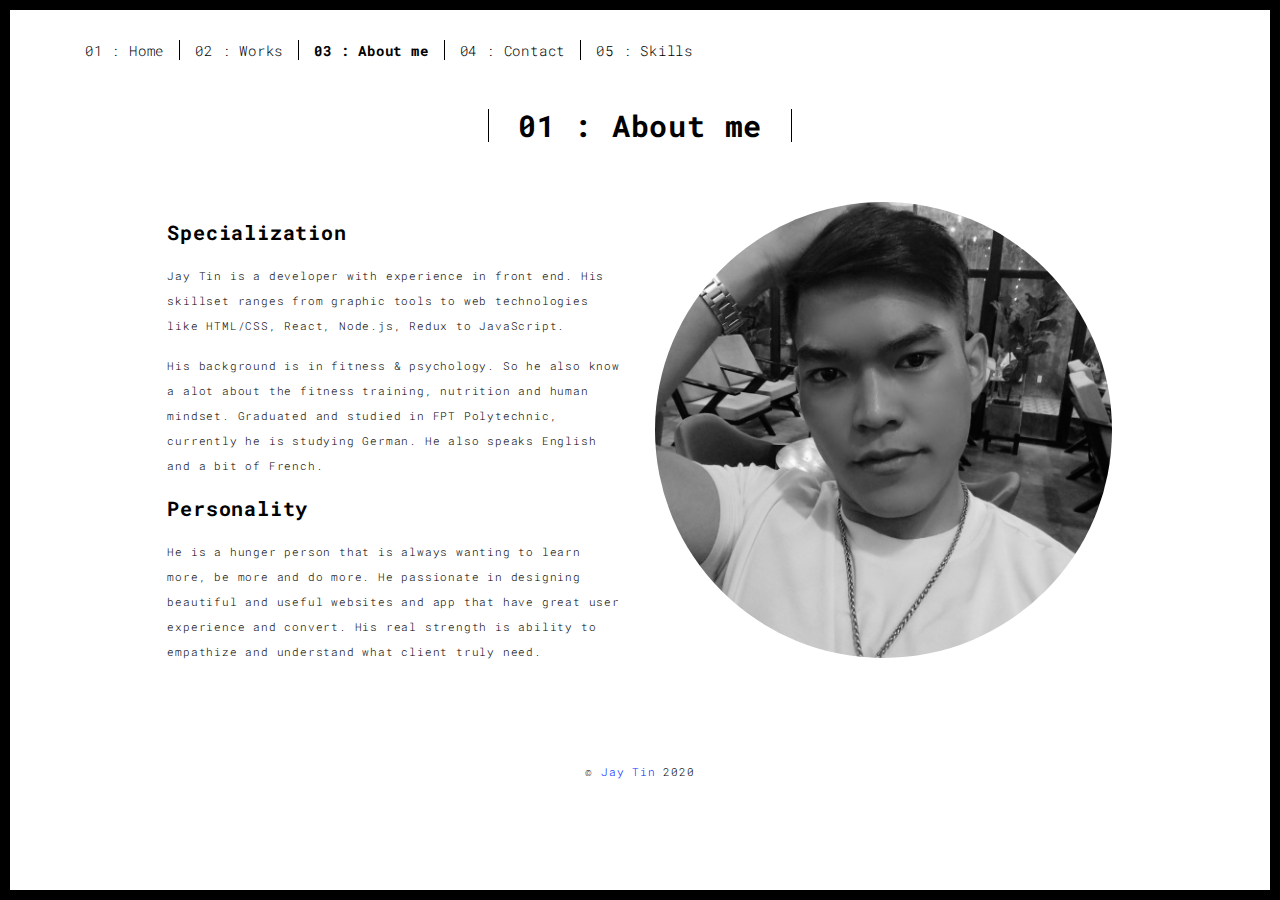
<file: about.html>
<!DOCTYPE html>
<html lang="en">

<head>
  <meta charset="UTF-8">
  <meta content="IE=edge" http-equiv="X-UA-Compatible">
  <meta content="width=device-width,initial-scale=1" name="viewport">
  <meta content="description" name="description">
  <meta name="google" content="notranslate" />
  <meta content="Mashup templates have been developped by Orson.io team" name="author">

  <!-- Disable tap highlight on IE -->
  <meta name="msapplication-tap-highlight" content="no">
  
  <link rel="shortcut icon" href="assets/favicon.ico" type="image/x-icon">  
  <link rel="apple-touch-icon" sizes="180x180" href="assets/apple-touch-icon.png">
  <link rel="icon" type="image/png" sizes="32x32" href="assets/favicon-32x32.png">
  <link rel="icon" type="image/png" sizes="16x16" href="assets/favicon-16x16.png">
  <link rel="manifest" href="/site.webmanifest">
  <title>About Me</title>  

<link href="./main.css" rel="stylesheet"></head>

<body class="">
<div id="site-border-left"></div>
<div id="site-border-right"></div>
<div id="site-border-top"></div>
<div id="site-border-bottom"></div>
 <!-- Add your content of header -->
<header>
  <nav class="navbar  navbar-fixed-top navbar-default">
    <div class="container">
        <button type="button" class="navbar-toggle collapsed" data-toggle="collapse" data-target="#navbar-collapse" aria-expanded="false">
          <span class="sr-only">Toggle navigation</span>
          <span class="icon-bar"></span>
          <span class="icon-bar"></span>
          <span class="icon-bar"></span>
        </button>

      <div class="collapse navbar-collapse" id="navbar-collapse">
        <ul class="nav navbar-nav ">
          <li><a href="./index.html" title="">01 : Home</a></li>
          <li><a href="./works.html" title="">02 : Works</a></li>
          <li><a href="./about.html" title="">03 : About me</a></li>
          <li><a href="./contact.html" title="">04 : Contact</a></li>
          <li><a href="./skills.html" title="">05 : Skills</a></li>
        </ul>
      </div> 
    </div>
  </nav>
</header>

<div class="section-container">
    <div class="container">
      <div class="row">
        <div class="col-xs-12">
          <div class="section-container-spacer text-center">
            <h1 class="h2">01 : About me</h1>
          </div>
          
          <div class="row">
            <div class="col-md-10 col-md-offset-1">
              <div class="row">
                <div class="col-xs-12 col-md-6">
                  <h3>Specialization</h3>
                  <p>Jay Tin is a developer with experience in front end. His skillset ranges from graphic tools to web technologies like HTML/CSS, React, Node.js, Redux to JavaScript.</h3>
                  <p>His background is in fitness & psychology. So he also know a alot about the fitness training, nutrition and human mindset. Graduated and studied in FPT Polytechnic, currently he is studying German. He also speaks English and a bit of French.</p>
                  <h3>Personality</h3>
                  <p>He is a hunger person that is always wanting to learn more, be more and do more. He passionate in designing beautiful and useful websites and app that have great user experience and convert. His real strength is ability to empathize and understand what client truly need.</p>                </div>
                <div class="col-xs-12 col-md-6">
                  <img src="./assets/images/profile-image-bw.jpg" class="img-responsive" alt="" style="border-radius: 50%;">
                </div>
              </div>
            </div>
          </div>
          
          
       </div>
      </div>
    </div>
  </div>


<footer class="footer-container text-center">
  <div class="container">
    <div class="row">
      <div class="col-xs-12">
        <p>© <a href="https://instagram.com/jaytintr" target="_blank">Jay Tin</a> 2020</p>      
      </div>
    </div>
  </div>
</footer>

<script>
  document.addEventListener("DOMContentLoaded", function (event) {
     navActivePage();
  });
</script>

<!-- Google Analytics: change UA-XXXXX-X to be your site's ID 

<script>
  (function (i, s, o, g, r, a, m) {
    i['GoogleAnalyticsObject'] = r; i[r] = i[r] || function () {
      (i[r].q = i[r].q || []).push(arguments)
    }, i[r].l = 1 * new Date(); a = s.createElement(o),
      m = s.getElementsByTagName(o)[0]; a.async = 1; a.src = g; m.parentNode.insertBefore(a, m)
  })(window, document, 'script', '//www.google-analytics.com/analytics.js', 'ga');
  ga('create', 'UA-XXXXX-X', 'auto');
  ga('send', 'pageview');
</script>

--> <script type="text/javascript" src="./main.js"></script></body>

</html>
</file>
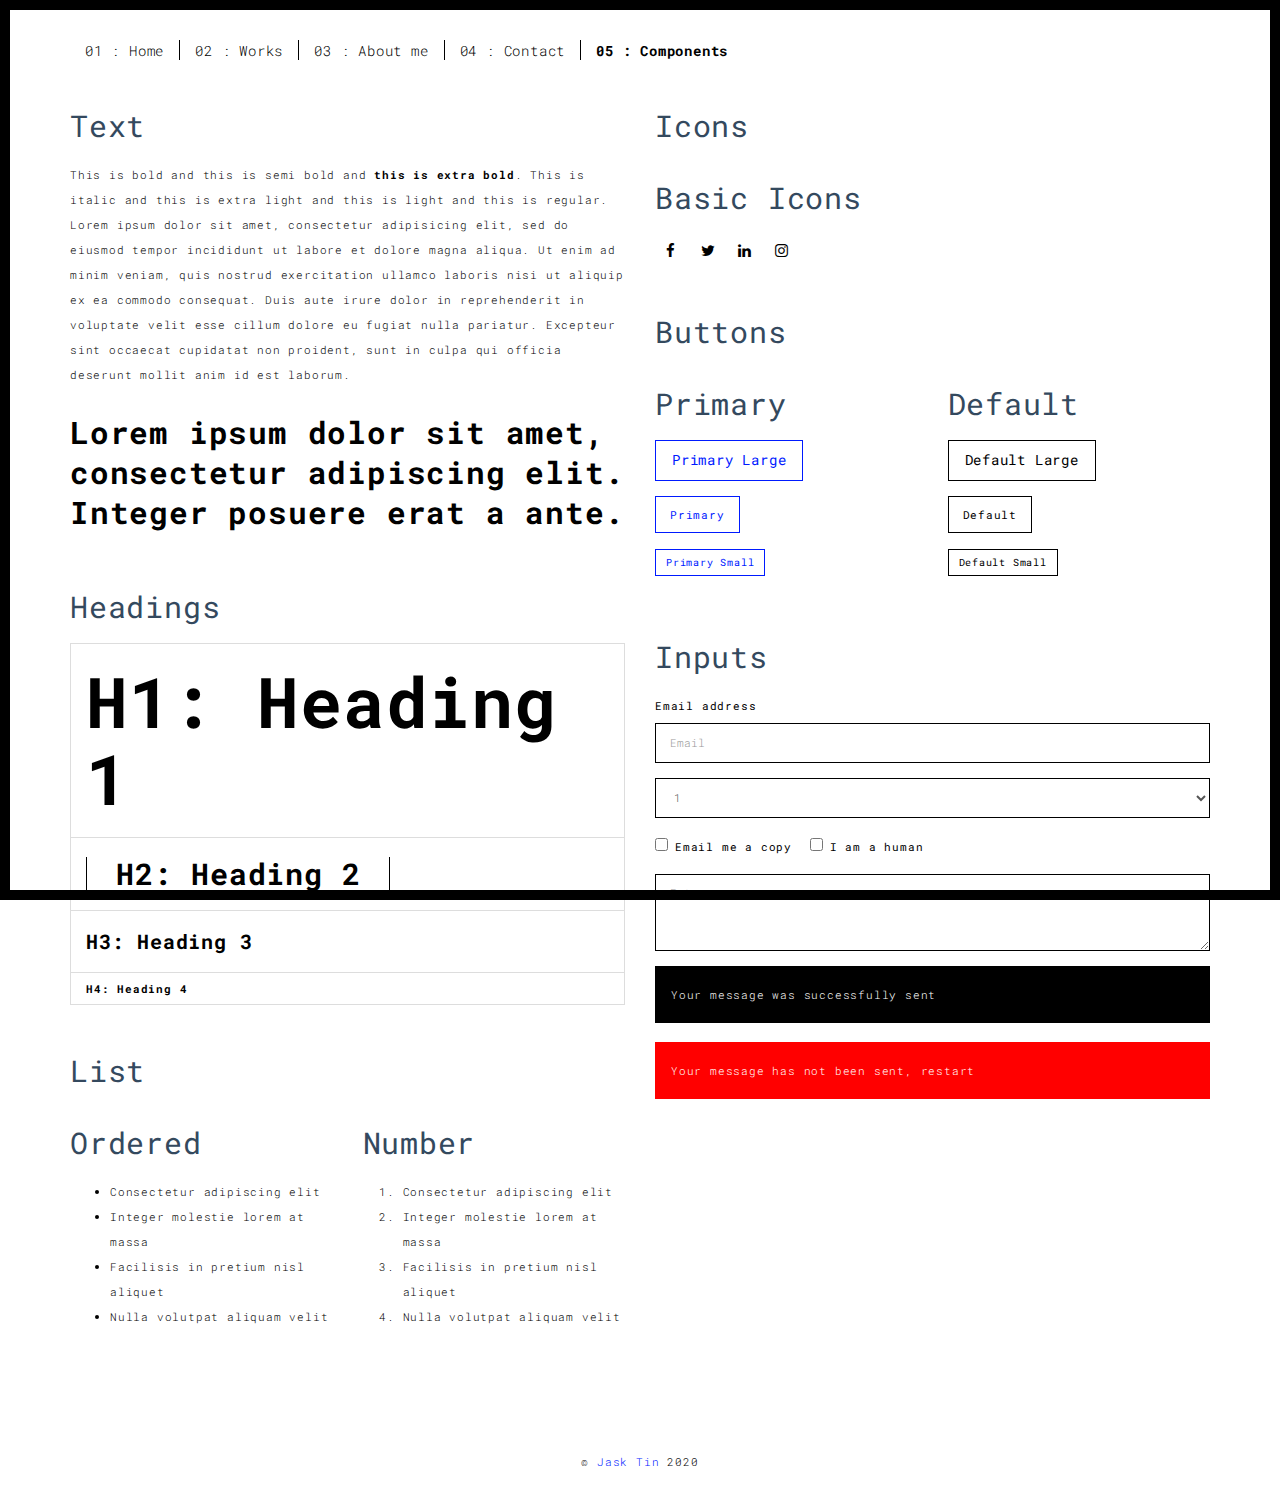
<file: components.html>
<!DOCTYPE html>
<html lang="en">

<head>
  <meta charset="UTF-8">
  <meta content="IE=edge" http-equiv="X-UA-Compatible">
  <meta content="width=device-width,initial-scale=1" name="viewport">
  <meta content="description" name="description">
  <meta name="google" content="notranslate" />
  <meta content="Mashup templates have been developped by Orson.io team" name="author">

  <!-- Disable tap highlight on IE -->
  <meta name="msapplication-tap-highlight" content="no">
  
  <link rel="shortcut icon" href="assets/favicon.ico" type="image/x-icon">  
  <link rel="apple-touch-icon" sizes="180x180" href="assets/apple-touch-icon.png">
  <link rel="icon" type="image/png" sizes="32x32" href="assets/favicon-32x32.png">
  <link rel="icon" type="image/png" sizes="16x16" href="assets/favicon-16x16.png">
  <link rel="manifest" href="/site.webmanifest">
  <title>Components</title>  

<link href="./main.css" rel="stylesheet"></head>

<body class="">
<div id="site-border-left"></div>
<div id="site-border-right"></div>
<div id="site-border-top"></div>
<div id="site-border-bottom"></div>
 <!-- Add your content of header -->
<header>
  <nav class="navbar  navbar-fixed-top navbar-default">
    <div class="container">
        <button type="button" class="navbar-toggle collapsed" data-toggle="collapse" data-target="#navbar-collapse" aria-expanded="false">
          <span class="sr-only">Toggle navigation</span>
          <span class="icon-bar"></span>
          <span class="icon-bar"></span>
          <span class="icon-bar"></span>
        </button>

      <div class="collapse navbar-collapse" id="navbar-collapse">
        <ul class="nav navbar-nav ">
          <li><a href="./index.html" title="">01 : Home</a></li>
          <li><a href="./works.html" title="">02 : Works</a></li>
          <li><a href="./about.html" title="">03 : About me</a></li>
          <li><a href="./contact.html" title="">04 : Contact</a></li>
          <li><a href="./components.html" title="">05 : Components</a></li>
        </ul>


      </div> 
    </div>
  </nav>
</header>

<div class="section-container">
  
<!-- Add your site or app content here -->
  <div class="container">
    <div class="row">
      <div class="col-xs-12 col-md-6">

        <div class="template-example">
          <h2 class="template-title-example">Text</h2>
          <p>This is bold and this is semi bold and <b>this is extra bold</b>. This is italic and this is extra light and this is light
          and this is regular. Lorem ipsum dolor sit amet, consectetur adipisicing elit, sed do eiusmod
          tempor incididunt ut labore et dolore magna aliqua. Ut enim ad minim veniam,
          quis nostrud exercitation ullamco laboris nisi ut aliquip ex ea commodo
          consequat. Duis aute irure dolor in reprehenderit in voluptate velit esse
          cillum dolore eu fugiat nulla pariatur. Excepteur sint occaecat cupidatat non
          proident, sunt in culpa qui officia deserunt mollit anim id est laborum.

          <blockquote>
            <p>Lorem ipsum dolor sit amet, consectetur adipiscing elit. Integer posuere erat a ante.</p>
          </blockquote>
          
          </p>
        </div>

        <div class="template-example">
          <h2 class="template-title-example">Headings</h2>
          
          <table class="table table-bordered">
            <tr><td><h1>H1: Heading 1</h1></td></tr>
            <tr><td><h2>H2: Heading 2</h2></td></tr>
            <tr><td><h3>H3: Heading 3</h3></td></tr>
            <tr><td><h4>H4: Heading 4</h4></td></tr>
          </table>
          
        </div>

        
        <div class="template-example">
          <h2 class="template-title-example">List</h2>
          <div class="row">
            <div class="col-md-6">
              <h3 class="template-title-example">Ordered</h3>
              <ul>
                <li>Consectetur adipiscing elit</li>
                <li>Integer molestie lorem at massa</li>
                <li>Facilisis in pretium nisl aliquet</li>
                <li>Nulla volutpat aliquam velit</li>
              </ul>
            </div>
            <div class="col-md-6">
              <h3 class="template-title-example">Number</h3>
              <ol>
                <li>Consectetur adipiscing elit</li>
                <li>Integer molestie lorem at massa</li>
                <li>Facilisis in pretium nisl aliquet</li>
                <li>Nulla volutpat aliquam velit</li>
              </ol>
            </div>
          </div>
        </div>
        
      </div>

      <div class="col-xs-12 col-md-6">
        <div class="template-example">
          <h2 class="template-title-example">Icons</h2>
          
          <div class="row">
            
            <div class="col-md-6">
               <h3 class="template-title-example">Basic Icons</h2>
                <ul class="list-icons">
                  <li>
                    <span class="fa-icon">
                      <i class="fa fa-facebook"></i>
                    </span>
                  </li>
                  <li>
                    <span class="fa-icon">
                      <i class="fa fa-twitter"></i>
                    </span>
                  </li>
                  <li>
                    <span class="fa-icon">
                      <i class="fa fa-linkedin"></i>
                    </span>
                  </li>
                  <li>
                    <span class="fa-icon">
                      <i class="fa fa-instagram"></i>
                    </span>
                  </li>
                </ul>
            </div>

          </div>


          


        </div>

        <div class="template-example">
          <h2 class="template-title-example">Buttons</h2>
          <div class="row">
            <div class="col-md-6">
              <h3 class="template-title-example">Primary</h2>
              <div class="row">
                  <div class="col-md-6">
                  <p><a href="" class="btn btn-primary btn-lg">Primary Large</a></p>
                  <p><a href="" class="btn btn-primary">Primary </a></p>
                  <p><a href="" class="btn btn-primary btn-sm">Primary Small</a></p>
                </div>
              </div>

              
            </div>

            <div class="col-md-6">
              <h3 class="template-title-example">Default</h2>
              <div class="row">
                  <div class="col-md-6">
                  <p><a href="" class="btn btn-default btn-lg">Default Large</a></p>
                  <p><a href="" class="btn btn-default">Default </a></p>
                  <p><a href="" class="btn btn-default btn-sm">Default Small</a></p>
                </div>
              </div>

            </div>
          </div>
        </div>
        
        <div class="template-example">
          <h2 class="template-title-example">Inputs</h2>

            <div class="form-group">
              <label for="exampleInputEmail1">Email address</label>
              <input type="email" class="form-control" id="exampleInputEmail1" placeholder="Email">
            </div>

            <div class="form-group">
              <select class="form-control">
                <option>1</option>
                <option>2</option>
                <option>3</option>
                <option>4</option>
                <option>5</option>
              </select>
            </div>

            <div class="form-group">
              <label class="checkbox-inline">
                <input 
                type="checkbox" id="inlineCheckbox1" value="option1"> Email me a copy
              </label>
              <label class="checkbox-inline">
                <input type="checkbox" id="inlineCheckbox2" value="option2"> I am a human
              </label>
            </div>

            <div class="form-group">
              <textarea class="form-control" rows="3" placeholder="Enter your message"></textarea>
            </div>
            
            <div class="alert alert-success" role="alert">Your message was successfully sent</div>
            <div class="alert alert-danger" role="alert">Your message has not been sent, restart</div>
        </div>




      </div>
    </div>
  </div>
</div>

<footer class="footer-container text-center">
  <div class="container">
    <div class="row">
      <div class="col-xs-12">
        <p>© <a href="https://instagram.com/jasktin" target="_blank">Jask Tin</a> 2020</p>
      </div>
    </div>
  </div>
</footer>

<script>
  document.addEventListener("DOMContentLoaded", function (event) {
     navActivePage();
  });
</script>

<!-- Google Analytics: change UA-XXXXX-X to be your site's ID 

<script>
  (function (i, s, o, g, r, a, m) {
    i['GoogleAnalyticsObject'] = r; i[r] = i[r] || function () {
      (i[r].q = i[r].q || []).push(arguments)
    }, i[r].l = 1 * new Date(); a = s.createElement(o),
      m = s.getElementsByTagName(o)[0]; a.async = 1; a.src = g; m.parentNode.insertBefore(a, m)
  })(window, document, 'script', '//www.google-analytics.com/analytics.js', 'ga');
  ga('create', 'UA-XXXXX-X', 'auto');
  ga('send', 'pageview');
</script>

--> <script type="text/javascript" src="./main.js"></script></body>

</html>
</file>
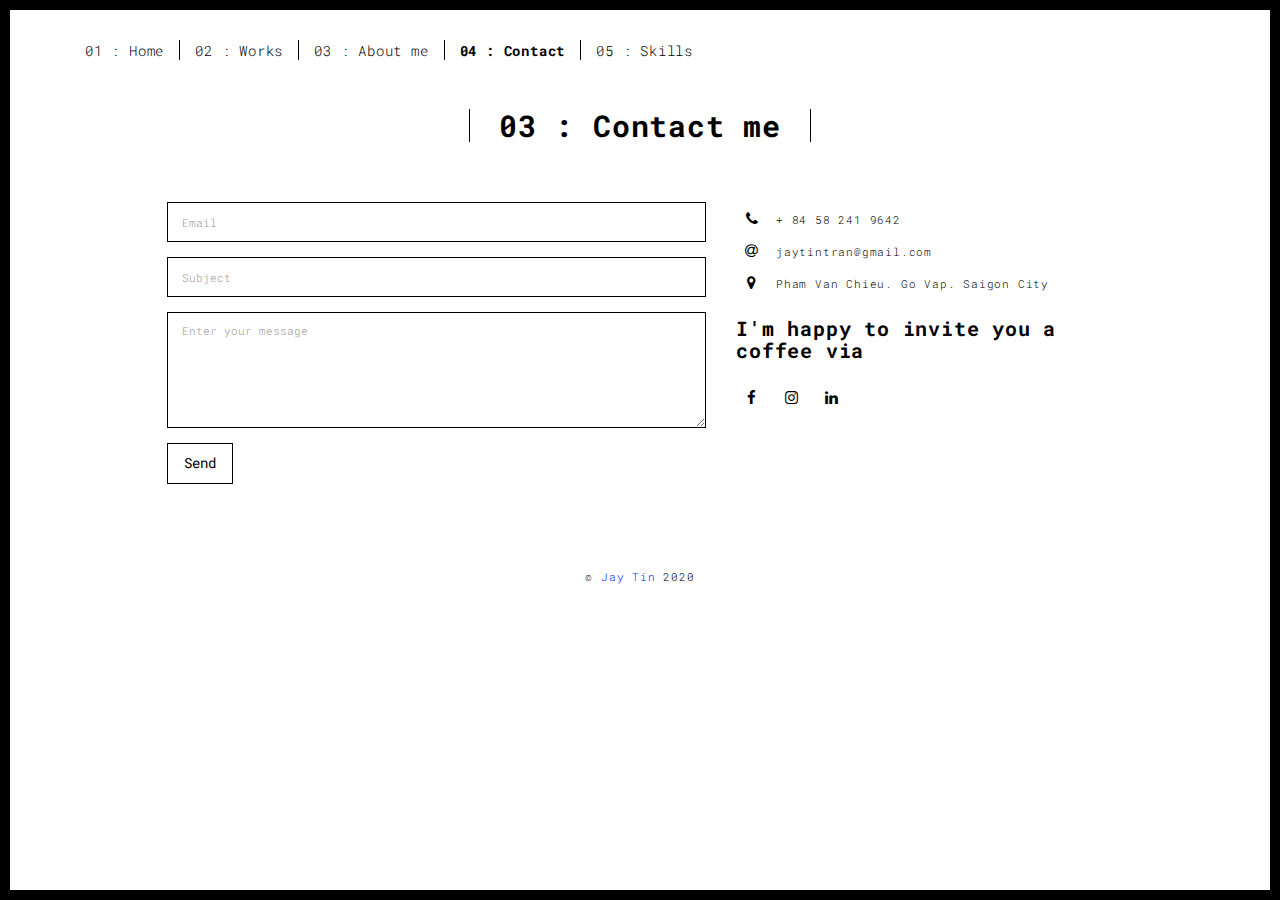
<file: contact.html>
<!DOCTYPE html>
<html lang="en">

<head>
  <meta charset="UTF-8">
  <meta content="IE=edge" http-equiv="X-UA-Compatible">
  <meta content="width=device-width,initial-scale=1" name="viewport">
  <meta content="description" name="description">
  <meta name="google" content="notranslate" />

  <!-- Disable tap highlight on IE -->
  <meta name="msapplication-tap-highlight" content="no">
  
  <link rel="shortcut icon" href="assets/favicon.ico" type="image/x-icon">  
  <link rel="apple-touch-icon" sizes="180x180" href="assets/apple-touch-icon.png">
  <link rel="icon" type="image/png" sizes="32x32" href="assets/favicon-32x32.png">
  <link rel="icon" type="image/png" sizes="16x16" href="assets/favicon-16x16.png">
  <link rel="manifest" href="/site.webmanifest">
  <title>Contact Me</title>  

<link href="./main.css" rel="stylesheet"></head>

<body class="">
<div id="site-border-left"></div>
<div id="site-border-right"></div>
<div id="site-border-top"></div>
<div id="site-border-bottom"></div>
 <!-- Add your content of header -->
<header>
  <nav class="navbar  navbar-fixed-top navbar-default">
    <div class="container">
        <button type="button" class="navbar-toggle collapsed" data-toggle="collapse" data-target="#navbar-collapse" aria-expanded="false">
          <span class="sr-only">Toggle navigation</span>
          <span class="icon-bar"></span>
          <span class="icon-bar"></span>
          <span class="icon-bar"></span>
        </button>

      <div class="collapse navbar-collapse" id="navbar-collapse">
        <ul class="nav navbar-nav ">
          <li><a href="./index.html" title="">01 : Home</a></li>
          <li><a href="./works.html" title="">02 : Works</a></li>
          <li><a href="./about.html" title="">03 : About me</a></li>
          <li><a href="./contact.html" title="">04 : Contact</a></li>
          <li><a href="./skills.html" title="">05 : Skills</a></li>
        </ul>
      </div> 
    </div>
  </nav>
</header>

<div class="section-container">
    <div class="container">
      <div class="row">
        <div class="col-xs-12">
          <div class="section-container-spacer text-center">
            <h1 class="h2">03 : Contact me</h1>
          </div>
          
          <div class="row">
            <div class="col-md-10 col-md-offset-1">
               <form action="" class="reveal-content">
                  <div class="row">
                    <div class="col-md-7">
                      <div class="form-group">
                        <input type="email" class="form-control" id="email" placeholder="Email">
                      </div>
                      <div class="form-group">
                        <input type="text" class="form-control" id="subject" placeholder="Subject">
                      </div>
                      <div class="form-group">
                        <textarea class="form-control" rows="5" placeholder="Enter your message"></textarea>
                      </div>
                      <button type="submit" class="btn btn-default btn-lg">Send</button>
                    </div>
                    <div class="col-md-5 address-container">
                      <ul class="list-unstyled">
                        <li>
                          <span class="fa-icon">
                            <i class="fa fa-phone" aria-hidden="true"></i>
                          </span>
                          + 84 58 241 9642
                        </li>
                        <li>
                          <span class="fa-icon">
                            <i class="fa fa-at" aria-hidden="true"></i>
                          </span>
                          jaytintran@gmail.com
                        </li>
                        <li>
                          <span class="fa-icon">
                            <i class="fa fa fa-map-marker" aria-hidden="true"></i>
                          </span>
                          Pham Van Chieu. Go Vap. Saigon City
                        </li>
                      </ul>
                      <h3>I'm happy to invite you a coffee via</h3>
                      <a href="http://www.facebook.com/jaytintr" title="" class="fa-icon">
                        <i class="fa fa-facebook"></i>
                      </a>
                      <a href="http://www.instagram.com/jaytintr" title="" class="fa-icon">
                        <i class="fa fa-instagram"></i>
                      </a>
                      <a href="http://www.linkedin.com/jaytin" title="" class="fa-icon">
                        <i class="fa fa-linkedin"></i>
                      </a>

                    </div>
                  </div>
                </form>
            </div>

          </div>
         
       </div>
      </div>
    </div>
  </div>


<footer class="footer-container text-center">
  <div class="container">
    <div class="row">
      <div class="col-xs-12">
        <p>© <a href="https://instagram.com/jaytintr" target="_blank">Jay Tin</a> 2020</p>      
      </div>
    </div>
  </div>
</footer>

<script>
  document.addEventListener("DOMContentLoaded", function (event) {
     navActivePage();
  });
</script>

<!-- Google Analytics: change UA-XXXXX-X to be your site's ID 

<script>
  (function (i, s, o, g, r, a, m) {
    i['GoogleAnalyticsObject'] = r; i[r] = i[r] || function () {
      (i[r].q = i[r].q || []).push(arguments)
    }, i[r].l = 1 * new Date(); a = s.createElement(o),
      m = s.getElementsByTagName(o)[0]; a.async = 1; a.src = g; m.parentNode.insertBefore(a, m)
  })(window, document, 'script', '//www.google-analytics.com/analytics.js', 'ga');
  ga('create', 'UA-XXXXX-X', 'auto');
  ga('send', 'pageview');
</script>

--> <script type="text/javascript" src="./main.js"></script></body>

</html>
</file>
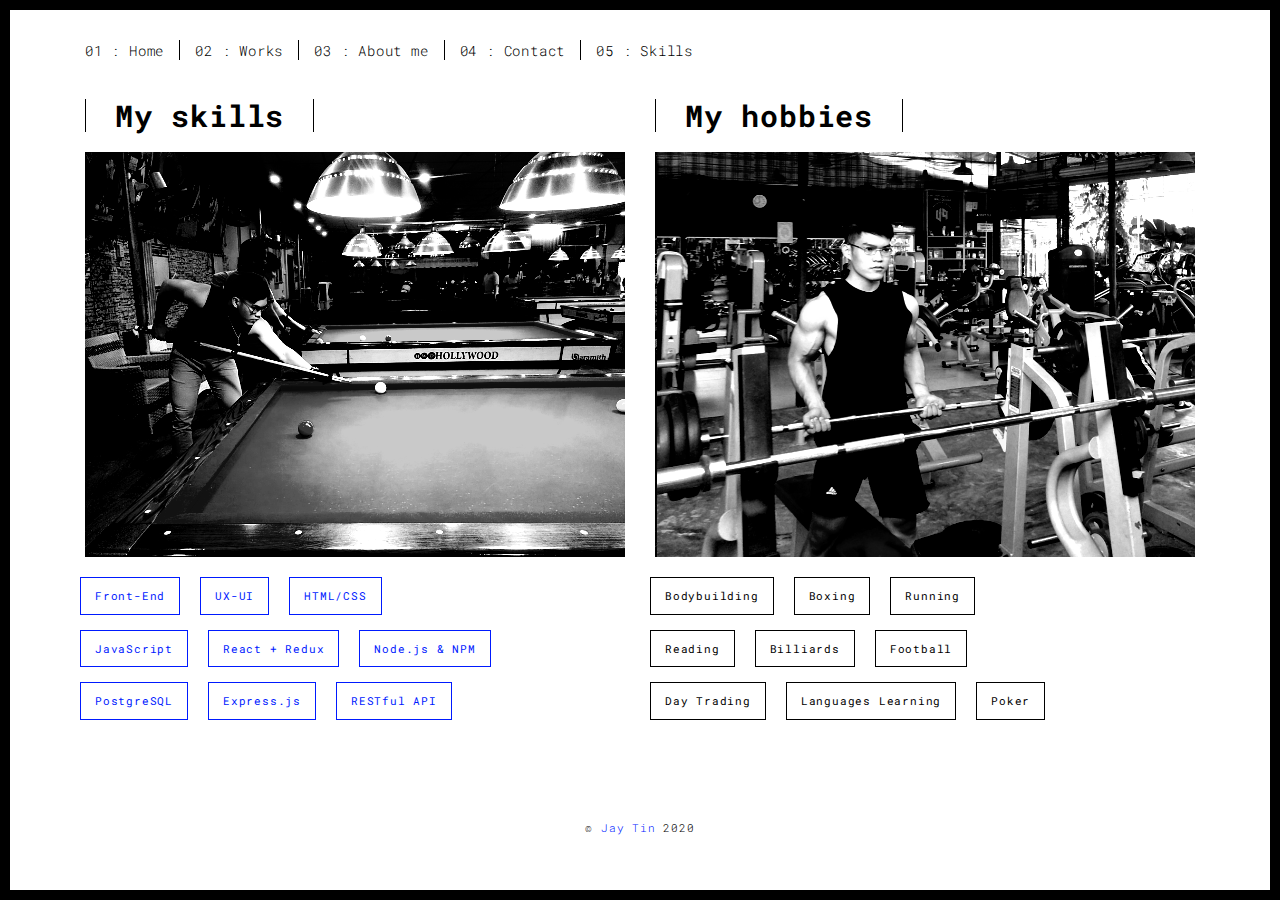
<file: skills.html>
<!DOCTYPE html>
<html lang="en">

<head>
  <meta charset="UTF-8">
  <meta content="IE=edge" http-equiv="X-UA-Compatible">
  <meta content="width=device-width,initial-scale=1" name="viewport">
  <meta content="description" name="description">
  <meta name="google" content="notranslate" />
  <meta content="Mashup templates have been developped by Orson.io team" name="author">

  <!-- Disable tap highlight on IE -->
  <meta name="msapplication-tap-highlight" content="no">
  
  <link rel="shortcut icon" href="assets/favicon.ico" type="image/x-icon">  
  <link rel="apple-touch-icon" sizes="180x180" href="assets/apple-touch-icon.png">
  <link rel="icon" type="image/png" sizes="32x32" href="assets/favicon-32x32.png">
  <link rel="icon" type="image/png" sizes="16x16" href="assets/favicon-16x16.png">
  <link rel="manifest" href="assets/site.webmanifest">
  <title>Jask Tin | Design & Develop</title>  

<link href="./main.css" rel="stylesheet">
<style>
    .hero-image {
        margin-bottom: 2rem;
    }

    .row {
        display: flex;
        justify-content: flex-start;
        text-align: left;
    }

    .skill {
        margin: 0 10px;
    }
</style>

</head>

<body class="minimal">
<div id="site-border-left"></div>
<div id="site-border-right"></div>
<div id="site-border-top"></div>
<div id="site-border-bottom"></div>
<!-- Add your content of header -->
<header>
    <nav class="navbar  navbar-fixed-top navbar-default">
        <div class="container">
            <button type="button" class="navbar-toggle collapsed" data-toggle="collapse" data-target="#navbar-collapse" aria-expanded="false">
              <span class="sr-only">Toggle navigation</span>
              <span class="icon-bar"></span>
              <span class="icon-bar"></span>
              <span class="icon-bar"></span>
            </button>
    
          <div class="collapse navbar-collapse" id="navbar-collapse">
            <ul class="nav navbar-nav ">
              <li><a href="./index.html" title="">01 : Home</a></li>
              <li><a href="./works.html" title="">02 : Works</a></li>
              <li><a href="./about.html" title="">03 : About me</a></li>
              <li><a href="./contact.html" title="">04 : Contact</a></li>
              <li><a href="./skills.html" title="">05 : Skills</a></li>
            </ul>
          </div> 
        </div>
      </nav>
</header>
<!-- Add your site or app content here -->
<div class="section-container">
    <div class="container">
        <div class="col-xs-12 col-md-6">
            <h2>My skills</h2>
            <a href="/work/work-01.html" title="" class="black-image-project-hover hero-image">
                <img src="./assets/images/skills-1.jpg" alt="" class="img-responsive">
            </a>
            <div class="row">
                <p><a href="" class="btn btn-primary skill">Front-End</a></p>
                <p><a href="" class="btn btn-primary skill">UX-UI</a></p>
                <p><a href="" class="btn btn-primary skill">HTML/CSS</a></p>
            </div>
            <div class="row">
                <p><a href="" class="btn btn-primary skill">JavaScript</a></p>
                <p><a href="" class="btn btn-primary skill">React + Redux</a></p>
                <p><a href="" class="btn btn-primary skill">Node.js & NPM</a></p>
            </div>            
            <div class="row">
                <p><a href="" class="btn btn-primary skill">PostgreSQL</a></p>
                <p><a href="" class="btn btn-primary skill">Express.js</a></p>
                <p><a href="" class="btn btn-primary skill">RESTful API</a></p>
            </div>
        </div>
    
        <div class="col-xs-12 col-md-6">
            <h2>My hobbies</h2>
            <a href="/work/work-01.html" title="" class="black-image-project-hover hero-image">
                <img src="./assets/images/skills-2.jpg" alt="" class="img-responsive">
            </a>
            <div class="row">
                <p><a href="" class="btn btn-default skill">Bodybuilding</a></p>
                <p><a href="" class="btn btn-default skill">Boxing</a></p>
                <p><a href="" class="btn btn-default skill">Running</a></p>
            </div>
            <div class="row">
                <p><a href="" class="btn btn-default skill">Reading</a></p>
                <p><a href="" class="btn btn-default skill">Billiards</a></p>
                <p><a href="" class="btn btn-default skill">Football</a></p>
            </div>            
            <div class="row">
                <p><a href="" class="btn btn-default skill">Day Trading</a></p>
                <p><a href="" class="btn btn-default skill">Languages Learning</a></p>
                <p><a href="" class="btn btn-default skill">Poker</a></p>
            </div>
        </div>
    </div>
</div>

<footer class="footer-container text-center">
    <div class="container">
        <div class="col-xs-12">
          <p>© <a href="https://instagram.com/jaytintr" target="_blank">Jay Tin</a> 2020</p>      
        </div>
    </div>
  </footer>

<script>
  document.addEventListener("DOMContentLoaded", function (event) {
     type();
     movingBackgroundImage();
  });
</script>


<script type="text/javascript" src="./main.js"></script></body>

</html>
</file>
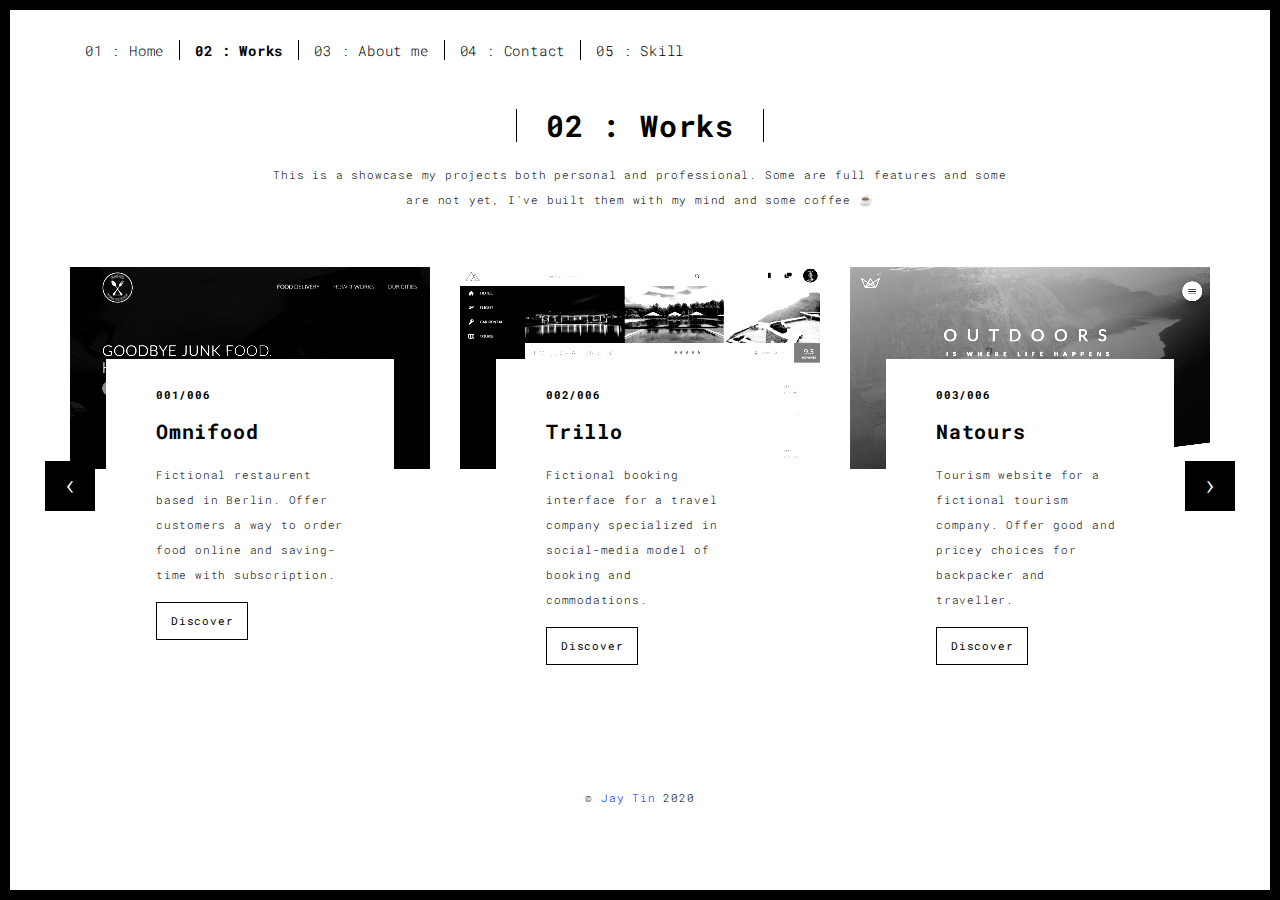
<file: works.html>
<!DOCTYPE html>
<html lang="en">

<head>
  <meta charset="UTF-8">
  <meta content="IE=edge" http-equiv="X-UA-Compatible">
  <meta content="width=device-width,initial-scale=1" name="viewport">
  <meta content="description" name="description">
  <meta name="google" content="notranslate" />
  <meta content="Mashup templates have been developped by Orson.io team" name="author">

  <!-- Disable tap highlight on IE -->
  <meta name="msapplication-tap-highlight" content="no">
  
  <link rel="shortcut icon" href="assets/favicon.ico" type="image/x-icon">  
  <link rel="apple-touch-icon" sizes="180x180" href="assets/apple-touch-icon.png">
  <link rel="icon" type="image/png" sizes="32x32" href="assets/favicon-32x32.png">
  <link rel="icon" type="image/png" sizes="16x16" href="assets/favicon-16x16.png">
  <link rel="manifest" href="/site.webmanifest">
  <title>My Works</title>  

<link href="./main.css" rel="stylesheet"></head>

<body class="">
<div id="site-border-left"></div>
<div id="site-border-right"></div>
<div id="site-border-top"></div>
<div id="site-border-bottom"></div>
 <!-- Add your content of header -->
<header>
  <nav class="navbar  navbar-fixed-top navbar-default">
    <div class="container">
        <button type="button" class="navbar-toggle collapsed" data-toggle="collapse" data-target="#navbar-collapse" aria-expanded="false">
          <span class="sr-only">Toggle navigation</span>
          <span class="icon-bar"></span>
          <span class="icon-bar"></span>
          <span class="icon-bar"></span>
        </button>

      <div class="collapse navbar-collapse" id="navbar-collapse">
        <ul class="nav navbar-nav ">
          <li><a href="./index.html" title="">01 : Home</a></li>
          <li><a href="./works.html" title="">02 : Works</a></li>
          <li><a href="./about.html" title="">03 : About me</a></li>
          <li><a href="./contact.html" title="">04 : Contact</a></li>
          <li><a href="./skills.html" title="">05 : Skill</a></li>
        </ul>
      </div> 
    </div>
  </nav>
</header>

<div class="section-container">
  <div class="container">
    <div class="row">
      
      <div class="col-sm-8 col-sm-offset-2 section-container-spacer">
        <div class="text-center">
          <h1 class="h2">02 : Works</h1>
          <p>This is a showcase my projects both personal and professional. Some are full features and some are not yet, I've built them with my mind and some coffee ☕</p>
        </div>
      </div>

      <div class="col-md-12">
     
      <div id="myCarousel" class="carousel slide projects-carousel">
        <!-- Carousel items -->
        <div class="carousel-inner">
            <div class="item active">
                <div class="row">
                    <div class="col-sm-4">

                      <a href="/work/work-01.html" title="" class="black-image-project-hover">
                        <img src="./assets/images/omnifood-min-01.png" alt="" class="img-responsive">
                      </a>
                      <div class="card-container card-container-lg">
                        <h4>001/006</h4>
                        <h3>Omnifood</h3>
                        <p>Fictional restaurent based in Berlin. Offer customers a way to order food online and saving-time with subscription.</p>
                        <a href="/work/work-01.html" title="" class="btn btn-default">Discover</a>
                      </div>
                    </div>
                    <div class="col-sm-4">
                      <a href="/work/work-02.html" title="" class="black-image-project-hover">
                        <img src="./assets/images/trillo-min-01.png" alt="" class="img-responsive">
                      </a>
                      <div class="card-container card-container-lg">
                        <h4>002/006</h4>
                        <h3>Trillo</h3>
                        <p>Fictional booking interface for a travel company specialized in social-media model of booking and commodations.</p>
                        <a href="/work/work-02.html" title="" class="btn btn-default">Discover</a>
                      </div>
                    </div>
                    <div class="col-sm-4">
                      <a href="/work.html" title="" class="black-image-project-hover">
                        <img src="./assets/images/natours-min-01.png" alt="" class="img-responsive">
                      </a>
                      <div class="card-container card-container-lg">
                        <h4>003/006</h4>
                        <h3>Natours</h3>
                        <p>Tourism website for a fictional tourism company. Offer good and pricey choices for backpacker and traveller.</p>
                        <a href="/work/work-03.html" title="" class="btn btn-default">Discover</a>
                      </div>
                    </div>
                    
                </div>
                <!--/row-->
            </div>
            <!--/item-->
            <div class="item">
                <div class="row">
                  <div class="col-sm-4">
                    <a href="./work.html" class="black-image-project-hover">
                      <img src="./assets/images/loading-min.png" alt="Image" class="img-responsive">
                    </a>
                    <div class="card-container">
                      <h4>004/006</h4>
                      <h3>Upcoming! ☕</h3>
                      <p>Proin pharetra metus id iaculis dignissim. In aliquet lorem ut ex ullamcorper.</p>
                      <a href="./work.html" class="btn btn-default">Discover</a>
                    </div>
                  </div>
                   <div class="col-sm-4">
                      <a href="./work.html" class="black-image-project-hover">
                        <img src="./assets/images/loading-min.png" alt="Image" class="img-responsive">
                      </a>
                      <div class="card-container">
                        <h4>005/006</h4>
                        <h3>Upcoming! 🦈</h3>
                        <p>Nulla facilisi. Vivamus vestibulum, elit in scelerisque ultricies ullamcorper.</p>
                        <a href="./work.html" class="btn btn-default">Discover</a>
                      </div>
                    </div>
                    
                    <div class="col-sm-4">
                      <a href="./work.html" class="black-image-project-hover">
                        <img src="./assets/images/loading-min.png" alt="Image" class="img-responsive">
                      </a>
                      <div class="card-container">
                        <h4>006/006</h4>
                        <h3>Upcoming! 🛒</h3>
                        <p>Fusce sed hendrerit augue, a rhoncus velit. In non lorem mattis, tempor sem sit amet.</p>
                        <a href="./work.html" class="btn btn-default">Discover</a>
                      </div>
                    </div>
                    
                </div>
                <!--/row-->
            </div>
            
            <!--/item-->
        </div>
        <!--/carousel-inner--> 
        <a class="left carousel-control" href="#myCarousel" data-slide="prev">‹</a>

        <a class="right carousel-control" href="#myCarousel" data-slide="next">›</a>
     </div>



    <!--/myCarousel-->
    </div>



    </div>
  </div>
</div>


<footer class="footer-container text-center">
  <div class="container">
    <div class="row">
      <div class="col-xs-12">
        <p>© <a href="https://instagram.com/jaytintra" target="_blank">Jay Tin</a> 2020</p>
      </div>
    </div>
  </div>
</footer>

<script>
  document.addEventListener("DOMContentLoaded", function (event) {
     navActivePage();
  });
</script>

<!-- Google Analytics: change UA-XXXXX-X to be your site's ID 

<script>
  (function (i, s, o, g, r, a, m) {
    i['GoogleAnalyticsObject'] = r; i[r] = i[r] || function () {
      (i[r].q = i[r].q || []).push(arguments)
    }, i[r].l = 1 * new Date(); a = s.createElement(o),
      m = s.getElementsByTagName(o)[0]; a.async = 1; a.src = g; m.parentNode.insertBefore(a, m)
  })(window, document, 'script', '//www.google-analytics.com/analytics.js', 'ga');
  ga('create', 'UA-XXXXX-X', 'auto');
  ga('send', 'pageview');
</script>

--> <script type="text/javascript" src="./main.js"></script></body>

</html>
</file>
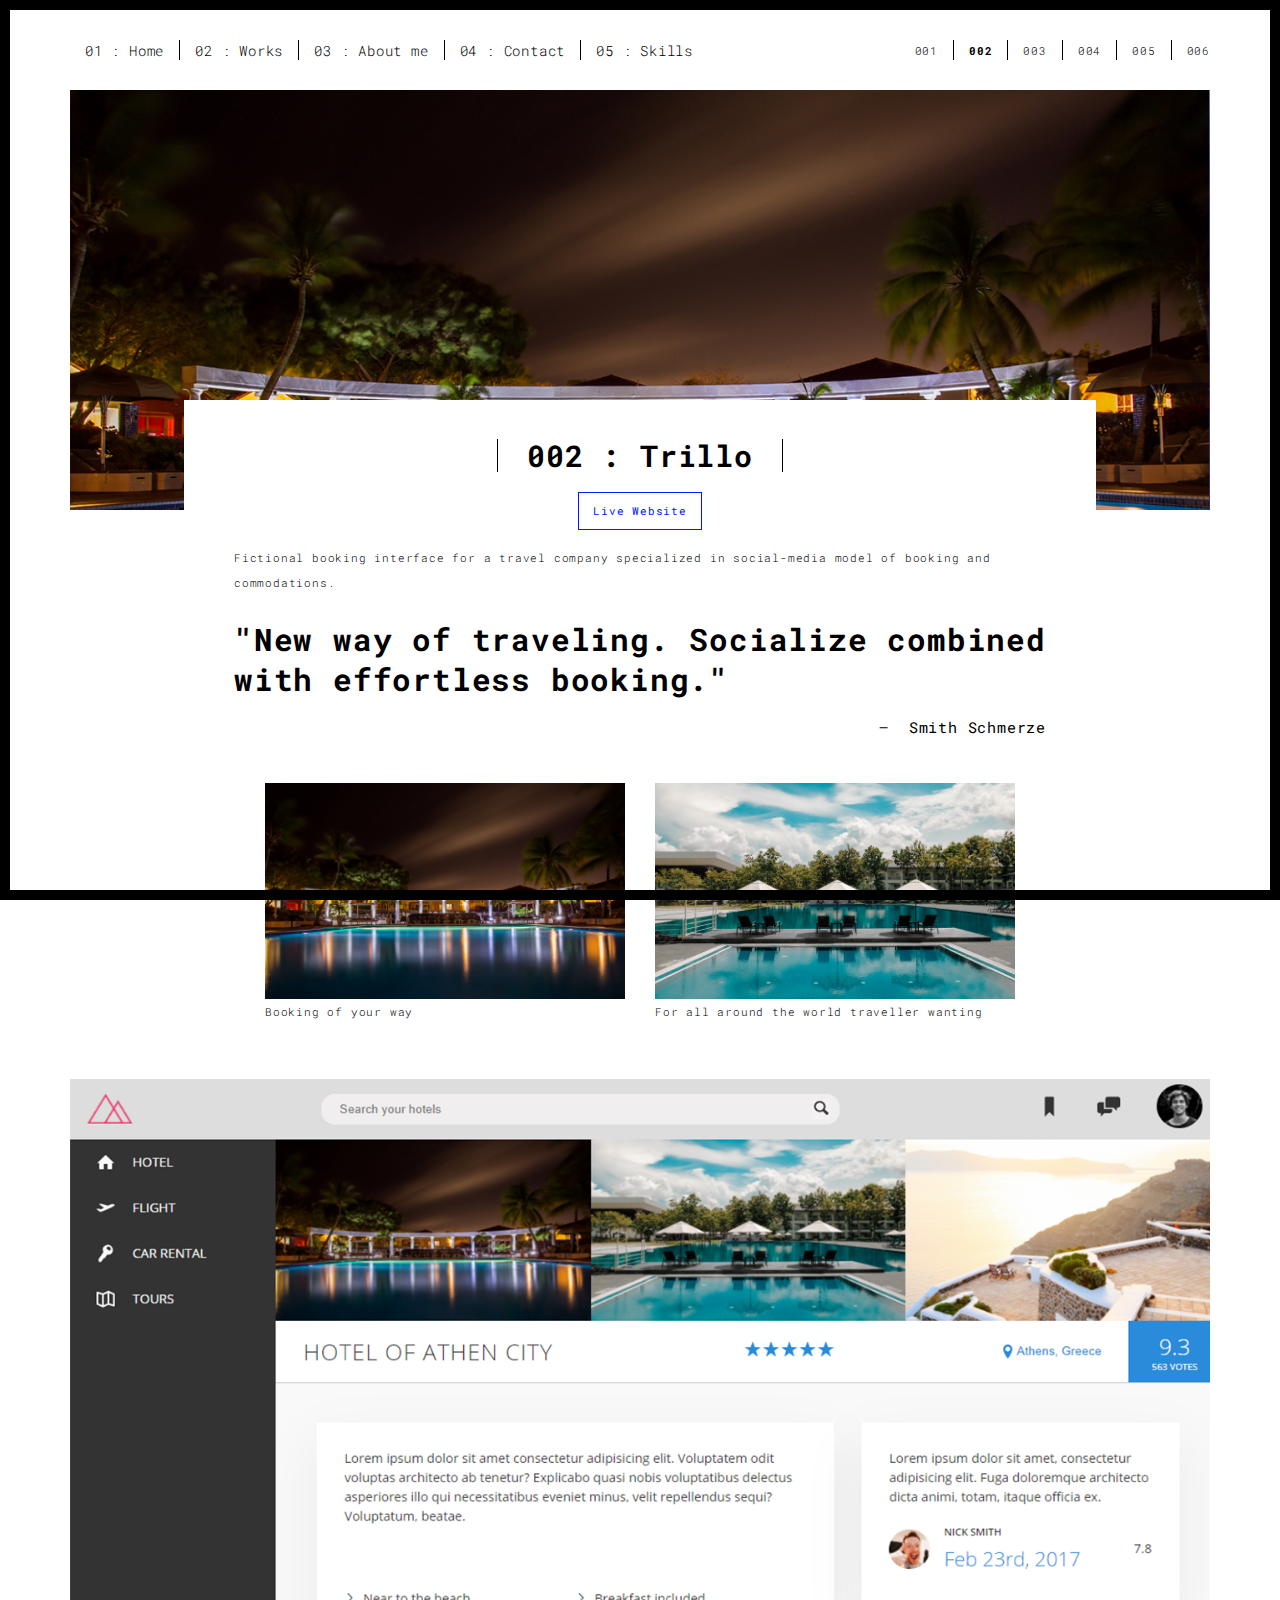
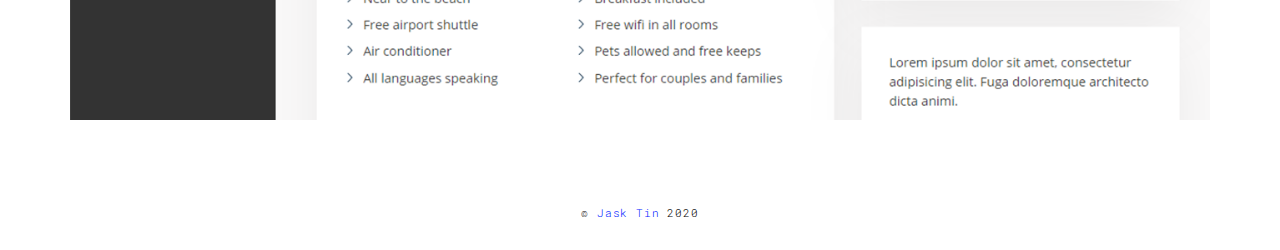
<file: work/work-02.html>
<!DOCTYPE html>
<html lang="en">

<head>
  <meta charset="UTF-8">
  <meta content="IE=edge" http-equiv="X-UA-Compatible">
  <meta content="width=device-width,initial-scale=1" name="viewport">
  <meta content="description" name="description">
  <meta name="google" content="notranslate" />
  <meta content="Mashup templates have been developped by Orson.io team" name="author">

  <!-- Disable tap highlight on IE -->
  <meta name="msapplication-tap-highlight" content="no">
  
  <link rel="shortcut icon" href="../assets/favicon.ico" type="image/x-icon">  
  <link rel="apple-touch-icon" sizes="180x180" href="../assets/apple-touch-icon.png">
  <link rel="icon" type="image/png" sizes="32x32" href="../assets/favicon-32x32.png">
  <link rel="icon" type="image/png" sizes="16x16" href="../assets/favicon-16x16.png">
  <link rel="manifest" href="../assets/site.webmanifest">
  <title>Project Description</title>  

<link href="../main.css" rel="stylesheet"></head>

<body class="">
<div id="site-border-left"></div>
<div id="site-border-right"></div>
<div id="site-border-top"></div>
<div id="site-border-bottom"></div>
<!-- Add your content of header -->
<header>
  <nav class="navbar  navbar-fixed-top navbar-default">
    <div class="container">
        <button type="button" class="navbar-toggle collapsed" data-toggle="collapse" data-target="#navbar-collapse" aria-expanded="false">
          <span class="sr-only">Toggle navigation</span>
          <span class="icon-bar"></span>
          <span class="icon-bar"></span>
          <span class="icon-bar"></span>
        </button>

      <div class="collapse navbar-collapse" id="navbar-collapse">
        <ul class="nav navbar-nav ">
          <li><a href="../index.html" title="">01 : Home</a></li>
          <li><a href="../works.html" title="">02 : Works</a></li>
          <li><a href="../about.html" title="">03 : About me</a></li>
          <li><a href="../contact.html" title="">04 : Contact</a></li>
          <li><a href="../skills.html" title="">05 : Skills</a></li>
        </ul>

          <ul class="nav navbar-nav navbar-right navbar-small visible-md visible-lg">
            <li><a href="./work-01.html" title="">001</a></li>
            <li><a href="./work-02.html" title="" class="active">002</a></li>
            <li><a href="./work-03.html" title="">003</a></li>
            <li><a href="./work-04.html" title="">004</a></li>
            <li><a href="./work-05.html" title="">005</a></li>
            <li><a href="./work-06.html" title="">006</a></li>
          </ul>
      </div> 
    </div>
  </nav>
</header>
<div class="section-container">
  <div class="container">
    <div class="row">
      <div class="col-xs-12">
        <img src="../assets/images/trillo-min-00.png" class="img-responsive" alt="">
        <div class="card-container">
          <div class="text-center">
            <h1 class="h2">002 : Trillo</h1>
            <p><a href="https://jasktin.github.io/trillo" class="btn btn-primary" target="_blank">Live Website</a></p>
          </div>
          <p>Fictional booking interface for a travel company specialized in social-media model of booking and commodations.</p>

          <blockquote>
            <p>"New way of traveling. Socialize combined with effortless booking."</p>
            <small class="pull-right">Smith Schmerze</small>
          </blockquote>
        </div>
      </div>

      
      
      <div class="col-md-8 col-md-offset-2 section-container-spacer">
        <div class="row">
          <div class="col-xs-12 col-md-6">
            <img src="../assets/images/trillo-min-02.png" class="img-responsive" alt="">
            <p>Booking of your way</p>
          </div>
          <div class="col-xs-12 col-md-6">
            <img src="../assets/images/trillo-min-03.png" class="img-responsive" alt="">
            <p>For all around the world traveller wanting</p>
          </div>
        </div>
      </div>

      <div class="col-xs-12">
        <img src="../assets/images/trillo-min-01.png" class="img-responsive" alt="">
      </div>

    </div>
  </div>
</div>


<footer class="footer-container text-center">
  <div class="container">
    <div class="row">
      <div class="col-xs-12">
        <p>© <a href="https://instagram.com/jasktin" target="_blank">Jask Tin</a> 2020</p>
      </div>
    </div>
  </div>
</footer>

<script>
  document.addEventListener("DOMContentLoaded", function (event) {
     navActivePage();
  });
</script>

<!-- Google Analytics: change UA-XXXXX-X to be your site's ID 

<script>
  (function (i, s, o, g, r, a, m) {
    i['GoogleAnalyticsObject'] = r; i[r] = i[r] || function () {
      (i[r].q = i[r].q || []).push(arguments)
    }, i[r].l = 1 * new Date(); a = s.createElement(o),
      m = s.getElementsByTagName(o)[0]; a.async = 1; a.src = g; m.parentNode.insertBefore(a, m)
  })(window, document, 'script', '//www.google-analytics.com/analytics.js', 'ga');
  ga('create', 'UA-XXXXX-X', 'auto');
  ga('send', 'pageview');
</script>

--> <script type="text/javascript" src="../main.js"></script></body>

</html>
</file>
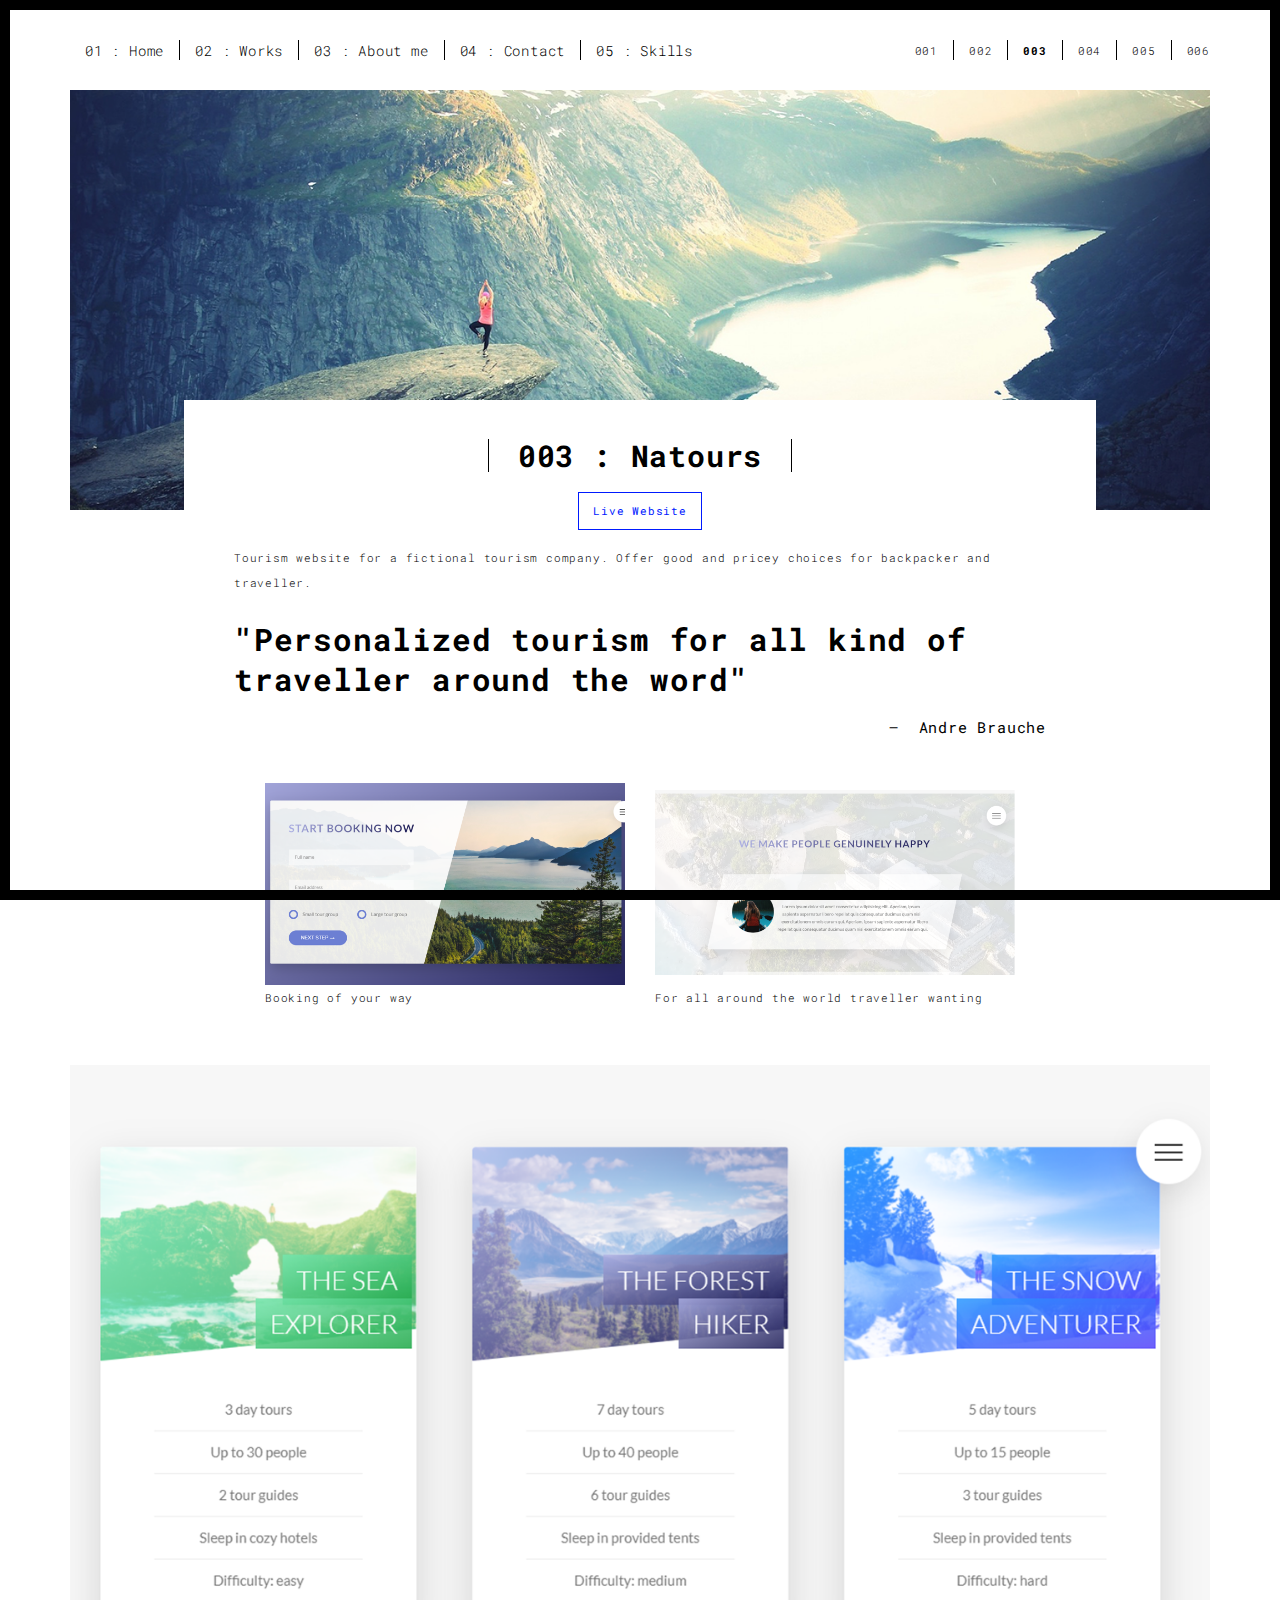
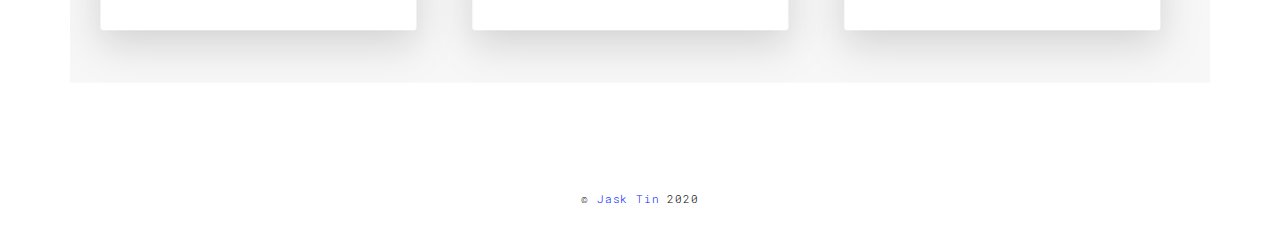
<file: work/work-03.html>
<!DOCTYPE html>
<html lang="en">

<head>
  <meta charset="UTF-8">
  <meta content="IE=edge" http-equiv="X-UA-Compatible">
  <meta content="width=device-width,initial-scale=1" name="viewport">
  <meta content="description" name="description">
  <meta name="google" content="notranslate" />
  <meta content="Mashup templates have been developped by Orson.io team" name="author">

  <!-- Disable tap highlight on IE -->
  <meta name="msapplication-tap-highlight" content="no">
  
  <link rel="shortcut icon" href="../assets/favicon.ico" type="image/x-icon">  
  <link rel="apple-touch-icon" sizes="180x180" href="../assets/apple-touch-icon.png">
  <link rel="icon" type="image/png" sizes="32x32" href="../assets/favicon-32x32.png">
  <link rel="icon" type="image/png" sizes="16x16" href="../assets/favicon-16x16.png">
  <link rel="manifest" href="../assets/site.webmanifest">
  <title>Project Description</title>  

<link href="../main.css" rel="stylesheet"></head>

<body class="">
<div id="site-border-left"></div>
<div id="site-border-right"></div>
<div id="site-border-top"></div>
<div id="site-border-bottom"></div>
<!-- Add your content of header -->
<header>
  <nav class="navbar  navbar-fixed-top navbar-default">
    <div class="container">
        <button type="button" class="navbar-toggle collapsed" data-toggle="collapse" data-target="#navbar-collapse" aria-expanded="false">
          <span class="sr-only">Toggle navigation</span>
          <span class="icon-bar"></span>
          <span class="icon-bar"></span>
          <span class="icon-bar"></span>
        </button>

      <div class="collapse navbar-collapse" id="navbar-collapse">
        <ul class="nav navbar-nav ">
          <li><a href="../index.html" title="">01 : Home</a></li>
          <li><a href="../works.html" title="">02 : Works</a></li>
          <li><a href="../about.html" title="">03 : About me</a></li>
          <li><a href="../contact.html" title="">04 : Contact</a></li>
          <li><a href="../skills.html" title="">05 : Skills</a></li>
        </ul>

          <ul class="nav navbar-nav navbar-right navbar-small visible-md visible-lg">
            <li><a href="./work-01.html" title="">001</a></li>
            <li><a href="./work-02.html" title="">002</a></li>
            <li><a href="./work-03.html" title="" class="active">003</a></li>
            <li><a href="./work-04.html" title="">004</a></li>
            <li><a href="./work-05.html" title="">005</a></li>
            <li><a href="./work-06.html" title="">006</a></li>
          </ul>
      </div> 
    </div>
  </nav>
</header>
<div class="section-container">
  <div class="container">
    <div class="row">
      <div class="col-xs-12">
        <img src="../assets/images/natours-min-00.png" class="img-responsive" alt="">
        <div class="card-container">
          <div class="text-center">
            <h1 class="h2">003 : Natours</h1>
            <p><a href="https://jasktin.github.io/natours" class="btn btn-primary" target="_blank">Live Website</a></p>
          </div>
          <p>Tourism website for a fictional tourism company. Offer good and pricey choices for backpacker and traveller.</p>

          <blockquote>
            <p>"Personalized tourism for all kind of traveller around the word"</p>
            <small class="pull-right">Andre Brauche</small>
          </blockquote>
        </div>
      </div>

      
      
      <div class="col-md-8 col-md-offset-2 section-container-spacer">
        <div class="row">
          <div class="col-xs-12 col-md-6">
            <img src="../assets/images/natours-min-04.png" class="img-responsive" alt="">
            <p>Booking of your way</p>
          </div>
          <div class="col-xs-12 col-md-6">
            <img src="../assets/images/natours-min-03.png" class="img-responsive" alt="">
            <p>For all around the world traveller wanting</p>
          </div>
        </div>
      </div>

      <div class="col-xs-12">
        <img src="../assets/images/natours-min-02.png" class="img-responsive" alt="">
      </div>

    </div>
  </div>
</div>


<footer class="footer-container text-center">
  <div class="container">
    <div class="row">
      <div class="col-xs-12">
        <p>© <a href="https://instagram.com/jasktin" target="_blank">Jask Tin</a> 2020</p>
      </div>
    </div>
  </div>
</footer>

<script>
  document.addEventListener("DOMContentLoaded", function (event) {
     navActivePage();
  });
</script>

<!-- Google Analytics: change UA-XXXXX-X to be your site's ID 

<script>
  (function (i, s, o, g, r, a, m) {
    i['GoogleAnalyticsObject'] = r; i[r] = i[r] || function () {
      (i[r].q = i[r].q || []).push(arguments)
    }, i[r].l = 1 * new Date(); a = s.createElement(o),
      m = s.getElementsByTagName(o)[0]; a.async = 1; a.src = g; m.parentNode.insertBefore(a, m)
  })(window, document, 'script', '//www.google-analytics.com/analytics.js', 'ga');
  ga('create', 'UA-XXXXX-X', 'auto');
  ga('send', 'pageview');
</script>

--> <script type="text/javascript" src="../main.js"></script></body>

</html>
</file>
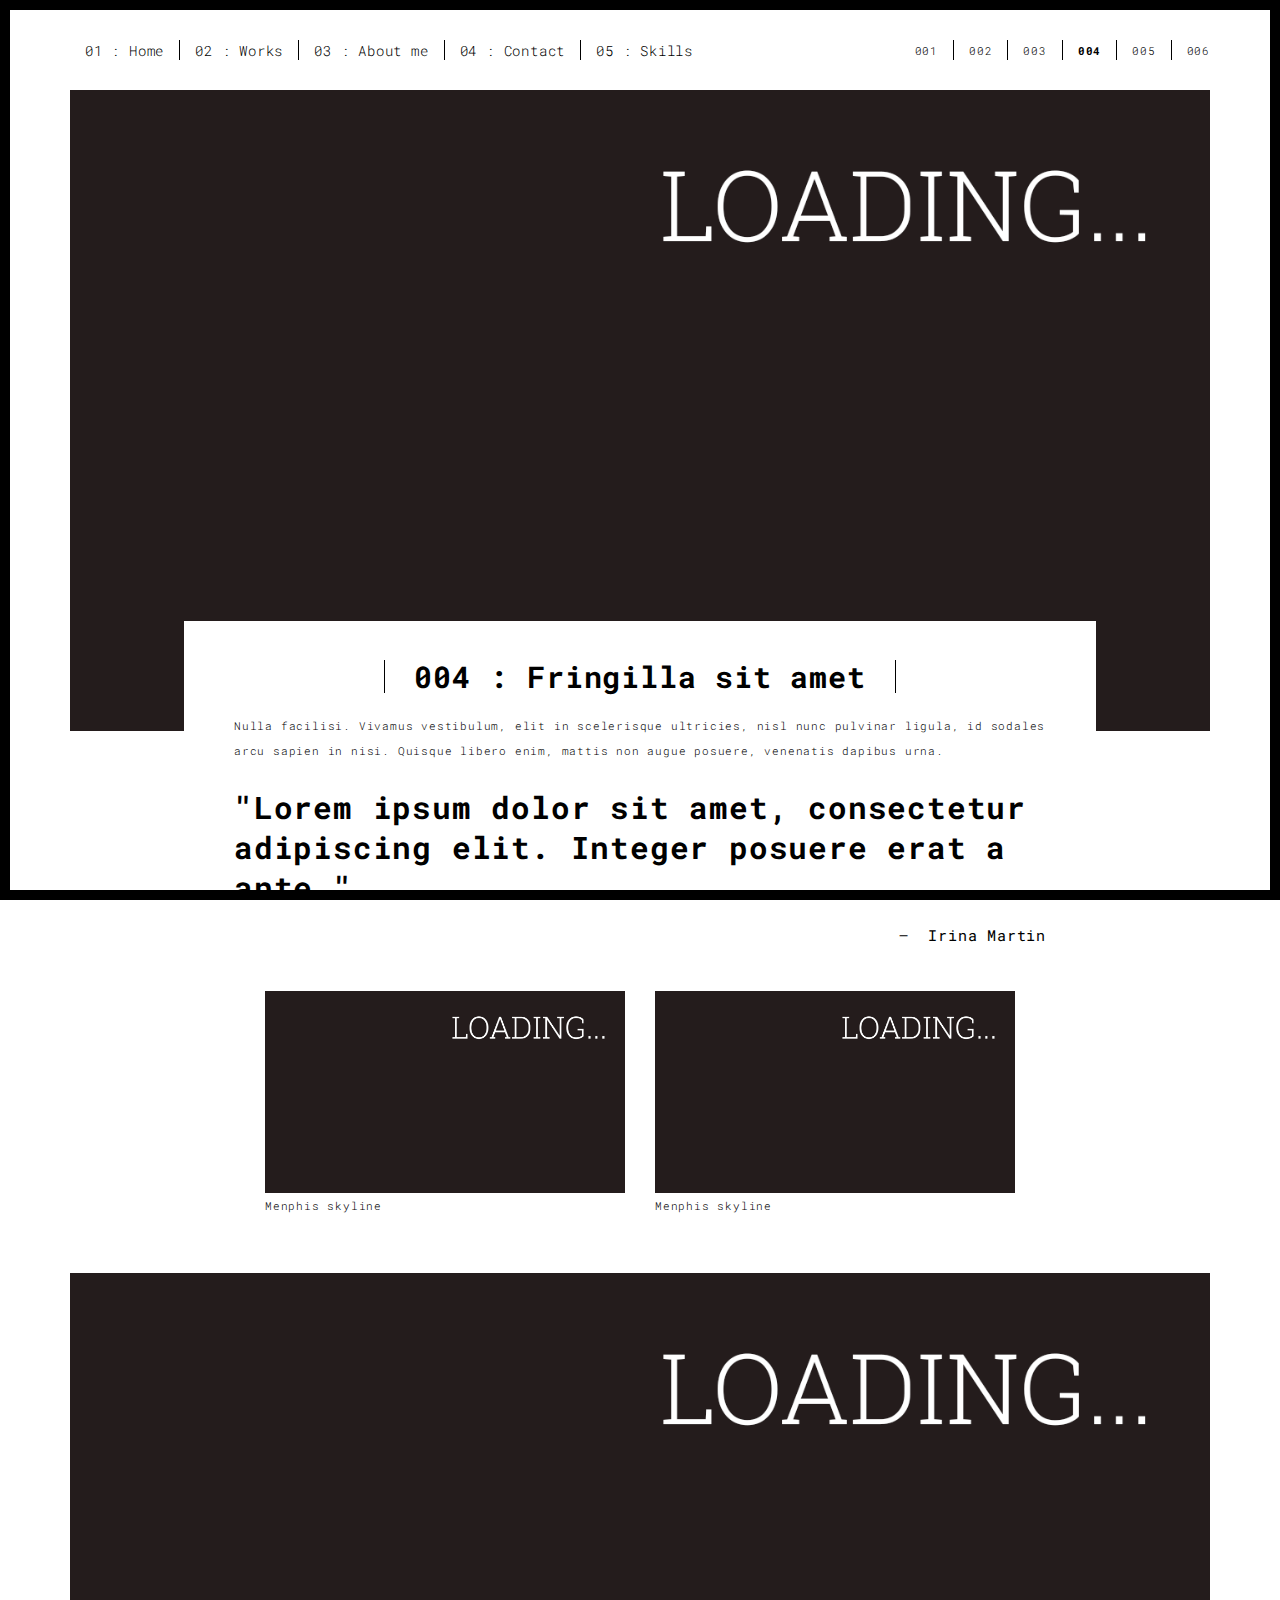
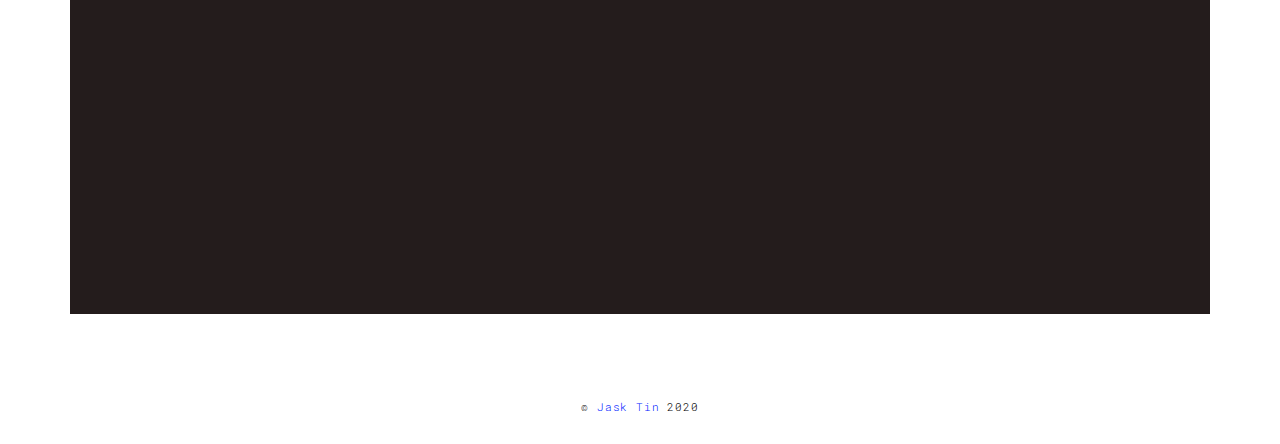
<file: work/work-04.html>
<!DOCTYPE html>
<html lang="en">

<head>
  <meta charset="UTF-8">
  <meta content="IE=edge" http-equiv="X-UA-Compatible">
  <meta content="width=device-width,initial-scale=1" name="viewport">
  <meta content="description" name="description">
  <meta name="google" content="notranslate" />
  <meta content="Mashup templates have been developped by Orson.io team" name="author">

  <!-- Disable tap highlight on IE -->
  <meta name="msapplication-tap-highlight" content="no">
  
  <link rel="shortcut icon" href="../assets/favicon.ico" type="image/x-icon">  
  <link rel="apple-touch-icon" sizes="180x180" href="../assets/apple-touch-icon.png">
  <link rel="icon" type="image/png" sizes="32x32" href="../assets/favicon-32x32.png">
  <link rel="icon" type="image/png" sizes="16x16" href="../assets/favicon-16x16.png">
  <link rel="manifest" href="../assets/site.webmanifest">
  <title>Project Description</title>  

<link href="../main.css" rel="stylesheet"></head>

<body class="">
<div id="site-border-left"></div>
<div id="site-border-right"></div>
<div id="site-border-top"></div>
<div id="site-border-bottom"></div>
<!-- Add your content of header -->
<header>
  <nav class="navbar  navbar-fixed-top navbar-default">
    <div class="container">
        <button type="button" class="navbar-toggle collapsed" data-toggle="collapse" data-target="#navbar-collapse" aria-expanded="false">
          <span class="sr-only">Toggle navigation</span>
          <span class="icon-bar"></span>
          <span class="icon-bar"></span>
          <span class="icon-bar"></span>
        </button>

      <div class="collapse navbar-collapse" id="navbar-collapse">
        <ul class="nav navbar-nav ">
          <li><a href="../index.html" title="">01 : Home</a></li>
          <li><a href="../works.html" title="">02 : Works</a></li>
          <li><a href="../about.html" title="">03 : About me</a></li>
          <li><a href="../contact.html" title="">04 : Contact</a></li>
          <li><a href="../skills.html" title="">05 : Skills</a></li>
        </ul>
        
          <ul class="nav navbar-nav navbar-right navbar-small visible-md visible-lg">
            <li><a href="./work-01.html" title="">001</a></li>
            <li><a href="./work-02.html" title="">002</a></li>
            <li><a href="./work-03.html" title="">003</a></li>
            <li><a href="./work-04.html" title="" class="active">004</a></li>
            <li><a href="./work-05.html" title="">005</a></li>
            <li><a href="./work-06.html" title="">006</a></li>
          </ul>
      </div> 
    </div>
  </nav>
</header>
<div class="section-container">
  <div class="container">
    <div class="row">
      <div class="col-xs-12">
        <img src="../assets/images/loading-min.png" class="img-responsive" alt="">
        <div class="card-container">
          <div class="text-center">
            <h1 class="h2">004 : Fringilla sit amet</h1>
          </div>
          <p>Nulla facilisi. Vivamus vestibulum, elit in scelerisque ultricies, nisl nunc pulvinar ligula, id sodales arcu sapien in nisi. Quisque libero enim, mattis non augue posuere, venenatis dapibus urna.</p>

          <blockquote>
            <p>"Lorem ipsum dolor sit amet, consectetur adipiscing elit. Integer posuere erat a ante."</p>
            <small class="pull-right">Irina Martin</small>
          </blockquote>
        </div>
      </div>

      
      
      <div class="col-md-8 col-md-offset-2 section-container-spacer">
        <div class="row">
          <div class="col-xs-12 col-md-6">
            <img src="../assets/images/loading-min.png" class="img-responsive" alt="">
            <p>Menphis skyline</p>
          </div>
          <div class="col-xs-12 col-md-6">
            <img src="../assets/images/loading-min.png" class="img-responsive" alt="">
            <p>Menphis skyline</p>
          </div>
        </div>
      </div>

      <div class="col-xs-12">
        <img src="../assets/images/loading-min.png" class="img-responsive" alt="">
      </div>

    </div>
  </div>
</div>


<footer class="footer-container text-center">
  <div class="container">
    <div class="row">
      <div class="col-xs-12">
        <p>© <a href="https://instagram.com/jasktin" target="_blank">Jask Tin</a> 2020</p>
      </div>
    </div>
  </div>
</footer>

<script>
  document.addEventListener("DOMContentLoaded", function (event) {
     navActivePage();
  });
</script>

<!-- Google Analytics: change UA-XXXXX-X to be your site's ID 

<script>
  (function (i, s, o, g, r, a, m) {
    i['GoogleAnalyticsObject'] = r; i[r] = i[r] || function () {
      (i[r].q = i[r].q || []).push(arguments)
    }, i[r].l = 1 * new Date(); a = s.createElement(o),
      m = s.getElementsByTagName(o)[0]; a.async = 1; a.src = g; m.parentNode.insertBefore(a, m)
  })(window, document, 'script', '//www.google-analytics.com/analytics.js', 'ga');
  ga('create', 'UA-XXXXX-X', 'auto');
  ga('send', 'pageview');
</script>

--> <script type="text/javascript" src="../main.js"></script></body>

</html>
</file>
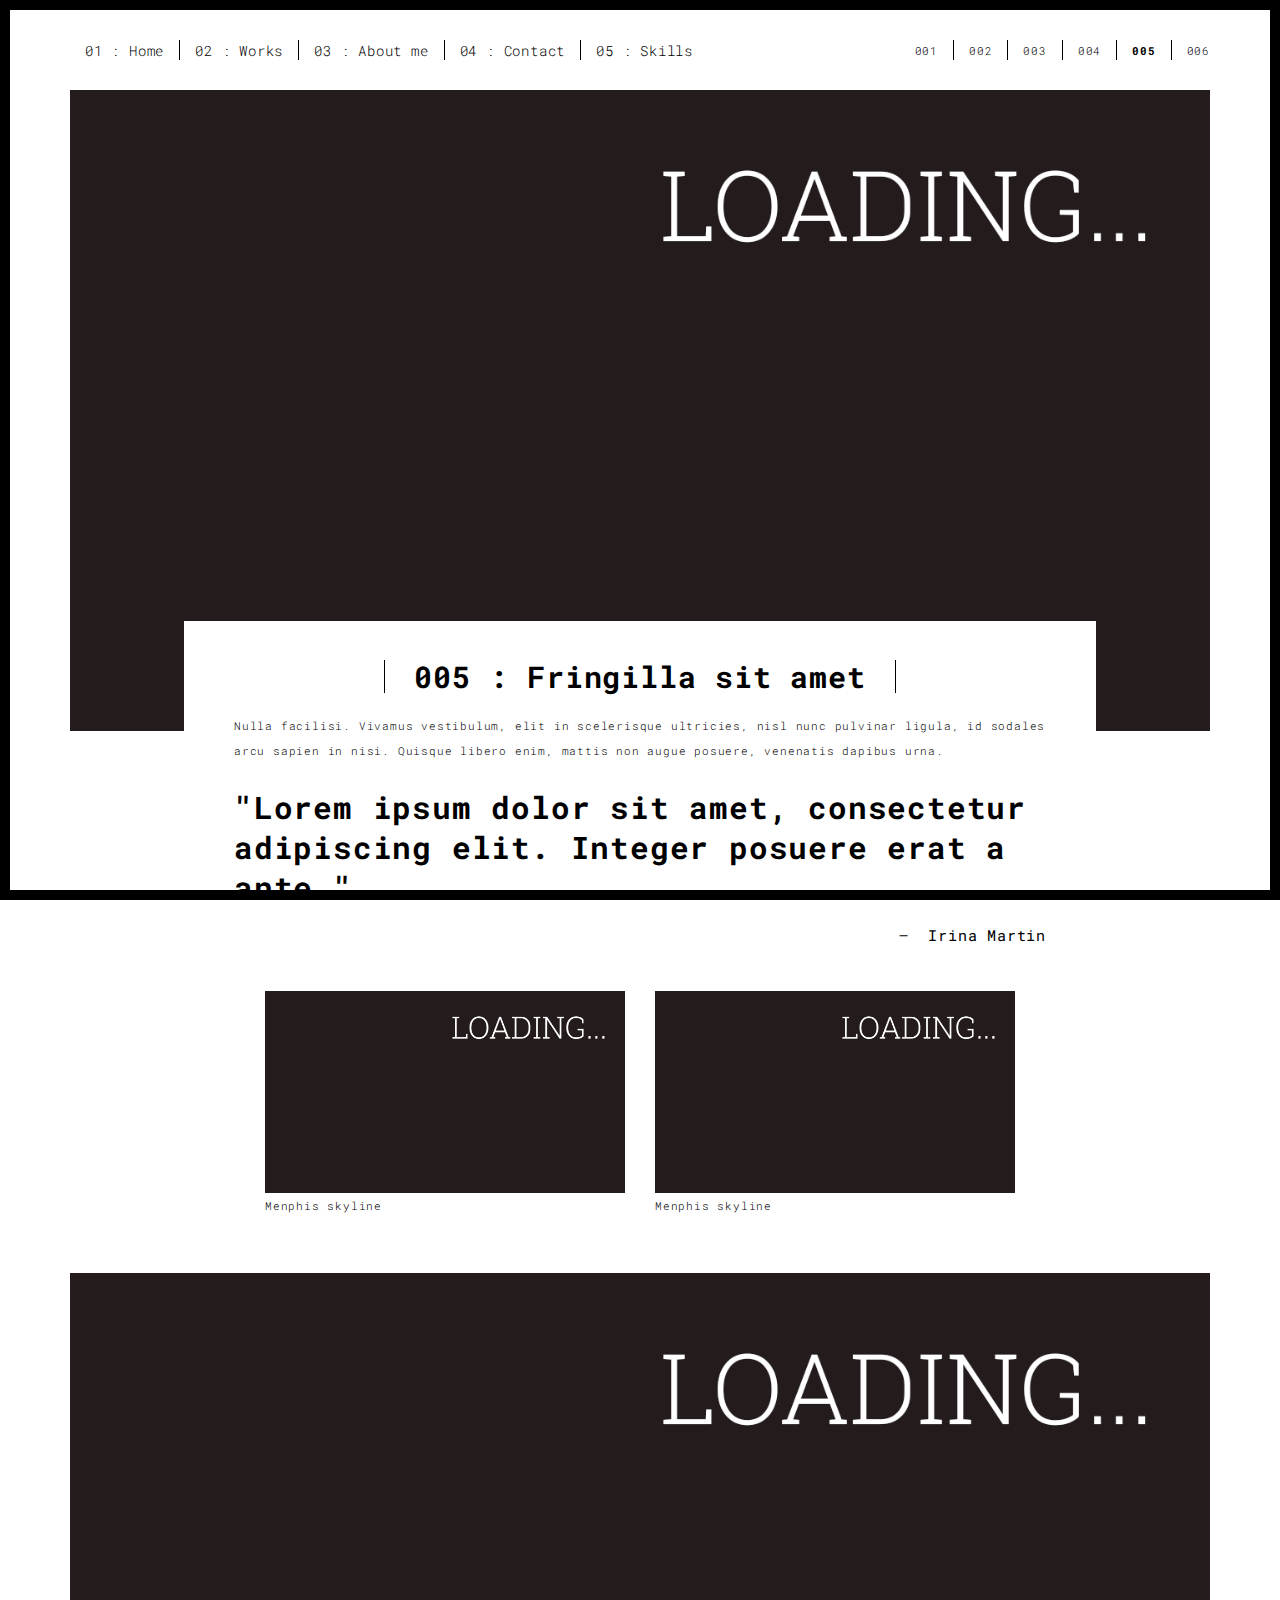
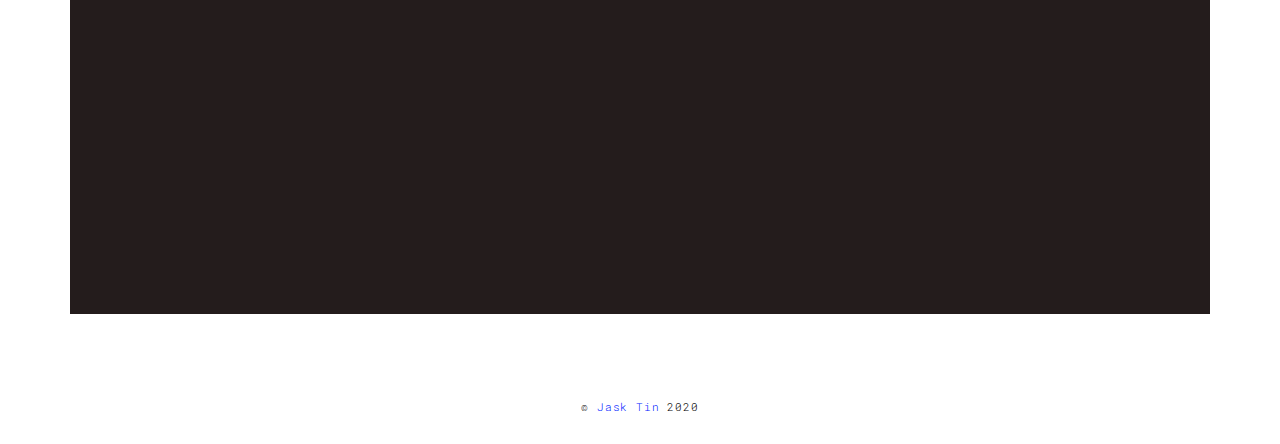
<file: work/work-05.html>
<!DOCTYPE html>
<html lang="en">

<head>
  <meta charset="UTF-8">
  <meta content="IE=edge" http-equiv="X-UA-Compatible">
  <meta content="width=device-width,initial-scale=1" name="viewport">
  <meta content="description" name="description">
  <meta name="google" content="notranslate" />
  <meta content="Mashup templates have been developped by Orson.io team" name="author">

  <!-- Disable tap highlight on IE -->
  <meta name="msapplication-tap-highlight" content="no">
  
  <link rel="shortcut icon" href="../assets/favicon.ico" type="image/x-icon">  
  <link rel="apple-touch-icon" sizes="180x180" href="../assets/apple-touch-icon.png">
  <link rel="icon" type="image/png" sizes="32x32" href="../assets/favicon-32x32.png">
  <link rel="icon" type="image/png" sizes="16x16" href="../assets/favicon-16x16.png">
  <link rel="manifest" href="../assets/site.webmanifest">
  <title>Project Description</title>  

<link href="../main.css" rel="stylesheet"></head>

<body class="">
<div id="site-border-left"></div>
<div id="site-border-right"></div>
<div id="site-border-top"></div>
<div id="site-border-bottom"></div>
<!-- Add your content of header -->
<header>
  <nav class="navbar  navbar-fixed-top navbar-default">
    <div class="container">
        <button type="button" class="navbar-toggle collapsed" data-toggle="collapse" data-target="#navbar-collapse" aria-expanded="false">
          <span class="sr-only">Toggle navigation</span>
          <span class="icon-bar"></span>
          <span class="icon-bar"></span>
          <span class="icon-bar"></span>
        </button>

      <div class="collapse navbar-collapse" id="navbar-collapse">
        <ul class="nav navbar-nav ">
          <li><a href="../index.html" title="">01 : Home</a></li>
          <li><a href="../works.html" title="">02 : Works</a></li>
          <li><a href="../about.html" title="">03 : About me</a></li>
          <li><a href="../contact.html" title="">04 : Contact</a></li>
          <li><a href="../skills.html" title="">05 : Skills</a></li>
        </ul>

          <ul class="nav navbar-nav navbar-right navbar-small visible-md visible-lg">
            <li><a href="./work-01.html" title="">001</a></li>
            <li><a href="./work-02.html" title="">002</a></li>
            <li><a href="./work-03.html" title="">003</a></li>
            <li><a href="./work-04.html" title="">004</a></li>
            <li><a href="./work-05.html" title="" class="active">005</a></li>
            <li><a href="./work-06.html" title="">006</a></li>
          </ul>
      </div> 
    </div>
  </nav>
</header>
<div class="section-container">
  <div class="container">
    <div class="row">
      <div class="col-xs-12">
        <img src="../assets/images/loading-min.png" class="img-responsive" alt="">
        <div class="card-container">
          <div class="text-center">
            <h1 class="h2">005 : Fringilla sit amet</h1>
          </div>
          <p>Nulla facilisi. Vivamus vestibulum, elit in scelerisque ultricies, nisl nunc pulvinar ligula, id sodales arcu sapien in nisi. Quisque libero enim, mattis non augue posuere, venenatis dapibus urna.</p>

          <blockquote>
            <p>"Lorem ipsum dolor sit amet, consectetur adipiscing elit. Integer posuere erat a ante."</p>
            <small class="pull-right">Irina Martin</small>
          </blockquote>
        </div>
      </div>

      
      
      <div class="col-md-8 col-md-offset-2 section-container-spacer">
        <div class="row">
          <div class="col-xs-12 col-md-6">
            <img src="../assets/images/loading-min.png" class="img-responsive" alt="">
            <p>Menphis skyline</p>
          </div>
          <div class="col-xs-12 col-md-6">
            <img src="../assets/images/loading-min.png" class="img-responsive" alt="">
            <p>Menphis skyline</p>
          </div>
        </div>
      </div>

      <div class="col-xs-12">
        <img src="../assets/images/loading-min.png" class="img-responsive" alt="">
      </div>

    </div>
  </div>
</div>


<footer class="footer-container text-center">
  <div class="container">
    <div class="row">
      <div class="col-xs-12">
        <p>© <a href="https://instagram.com/jasktin" target="_blank">Jask Tin</a> 2020</p>
      </div>
    </div>
  </div>
</footer>

<script>
  document.addEventListener("DOMContentLoaded", function (event) {
     navActivePage();
  });
</script>

<!-- Google Analytics: change UA-XXXXX-X to be your site's ID 

<script>
  (function (i, s, o, g, r, a, m) {
    i['GoogleAnalyticsObject'] = r; i[r] = i[r] || function () {
      (i[r].q = i[r].q || []).push(arguments)
    }, i[r].l = 1 * new Date(); a = s.createElement(o),
      m = s.getElementsByTagName(o)[0]; a.async = 1; a.src = g; m.parentNode.insertBefore(a, m)
  })(window, document, 'script', '//www.google-analytics.com/analytics.js', 'ga');
  ga('create', 'UA-XXXXX-X', 'auto');
  ga('send', 'pageview');
</script>

--> <script type="text/javascript" src="../main.js"></script></body>

</html>
</file>
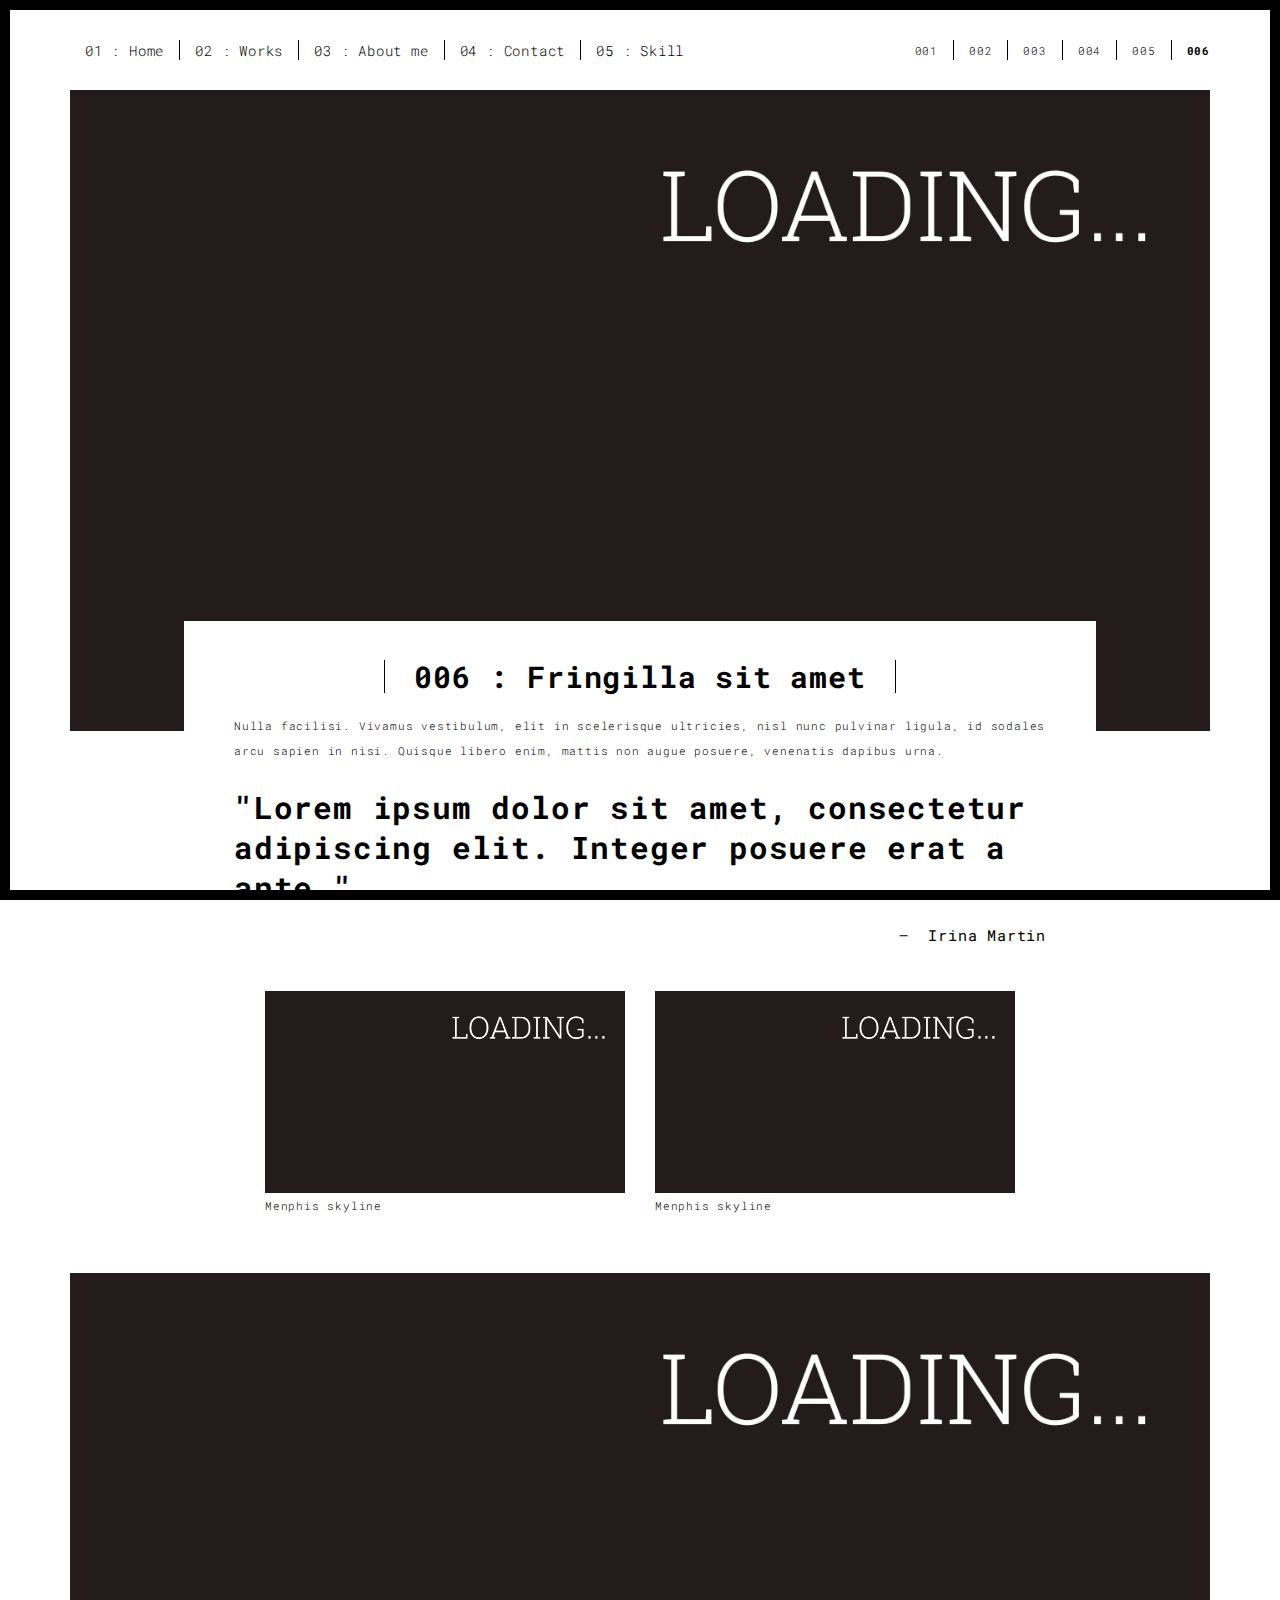
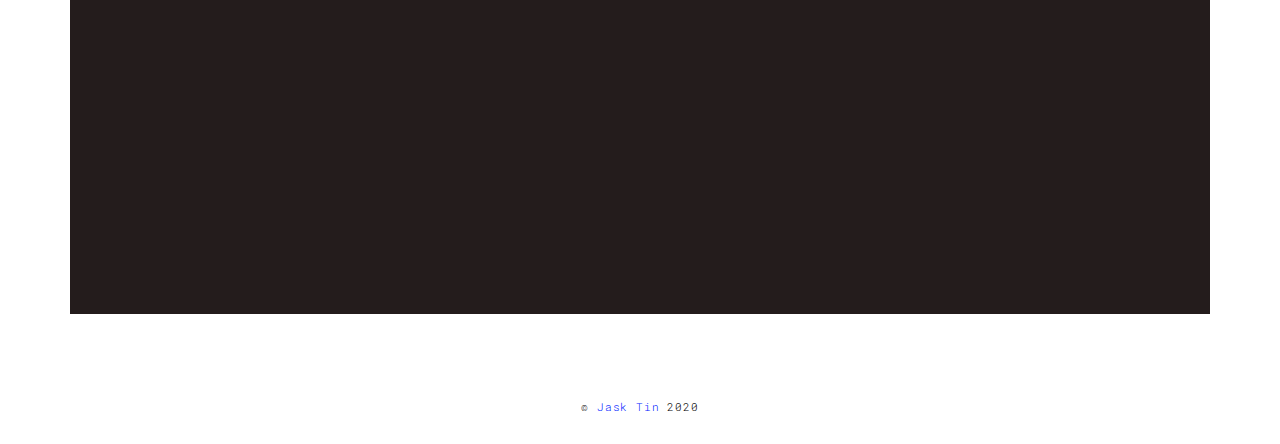
<file: work/work-06.html>
<!DOCTYPE html>
<html lang="en">

<head>
  <meta charset="UTF-8">
  <meta content="IE=edge" http-equiv="X-UA-Compatible">
  <meta content="width=device-width,initial-scale=1" name="viewport">
  <meta content="description" name="description">
  <meta name="google" content="notranslate" />
  <meta content="Mashup templates have been developped by Orson.io team" name="author">

  <!-- Disable tap highlight on IE -->
  <meta name="msapplication-tap-highlight" content="no">
  
  <link rel="shortcut icon" href="../assets/favicon.ico" type="image/x-icon">  
  <link rel="apple-touch-icon" sizes="180x180" href="../assets/apple-touch-icon.png">
  <link rel="icon" type="image/png" sizes="32x32" href="../assets/favicon-32x32.png">
  <link rel="icon" type="image/png" sizes="16x16" href="../assets/favicon-16x16.png">
  <link rel="manifest" href="../assets/site.webmanifest">
  <title>Project Description</title>  

<link href="../main.css" rel="stylesheet"></head>

<body class="">
<div id="site-border-left"></div>
<div id="site-border-right"></div>
<div id="site-border-top"></div>
<div id="site-border-bottom"></div>
<!-- Add your content of header -->
<header>
  <nav class="navbar  navbar-fixed-top navbar-default">
    <div class="container">
        <button type="button" class="navbar-toggle collapsed" data-toggle="collapse" data-target="#navbar-collapse" aria-expanded="false">
          <span class="sr-only">Toggle navigation</span>
          <span class="icon-bar"></span>
          <span class="icon-bar"></span>
          <span class="icon-bar"></span>
        </button>

      <div class="collapse navbar-collapse" id="navbar-collapse">
        <ul class="nav navbar-nav ">
          <li><a href="../index.html" title="">01 : Home</a></li>
          <li><a href="../works.html" title="">02 : Works</a></li>
          <li><a href="../about.html" title="">03 : About me</a></li>
          <li><a href="../contact.html" title="">04 : Contact</a></li>
          <li><a href="../skills.html" title="">05 : Skill</a></li>
        </ul>

          <ul class="nav navbar-nav navbar-right navbar-small visible-md visible-lg">
            <li><a href="./work-01.html" title="">001</a></li>
            <li><a href="./work-02.html" title="">002</a></li>
            <li><a href="./work-03.html" title="">003</a></li>
            <li><a href="./work-04.html" title="">004</a></li>
            <li><a href="./work-05.html" title="">005</a></li>
            <li><a href="./work-06.html" title="" class="active">006</a></li>
          </ul>
      </div> 
    </div>
  </nav>
</header>
<div class="section-container">
  <div class="container">
    <div class="row">
      <div class="col-xs-12">
        <img src="../assets/images/loading-min.png" class="img-responsive" alt="">
        <div class="card-container">
          <div class="text-center">
            <h1 class="h2">006 : Fringilla sit amet</h1>
          </div>
          <p>Nulla facilisi. Vivamus vestibulum, elit in scelerisque ultricies, nisl nunc pulvinar ligula, id sodales arcu sapien in nisi. Quisque libero enim, mattis non augue posuere, venenatis dapibus urna.</p>

          <blockquote>
            <p>"Lorem ipsum dolor sit amet, consectetur adipiscing elit. Integer posuere erat a ante."</p>
            <small class="pull-right">Irina Martin</small>
          </blockquote>
        </div>
      </div>

      
      
      <div class="col-md-8 col-md-offset-2 section-container-spacer">
        <div class="row">
          <div class="col-xs-12 col-md-6">
            <img src="../assets/images/loading-min.png" class="img-responsive" alt="">
            <p>Menphis skyline</p>
          </div>
          <div class="col-xs-12 col-md-6">
            <img src="../assets/images/loading-min.png" class="img-responsive" alt="">
            <p>Menphis skyline</p>
          </div>
        </div>
      </div>

      <div class="col-xs-12">
        <img src="../assets/images/loading-min.png" class="img-responsive" alt="">
      </div>

    </div>
  </div>
</div>


<footer class="footer-container text-center">
  <div class="container">
    <div class="row">
      <div class="col-xs-12">
        <p>© <a href="https://instagram.com/jasktin" target="_blank">Jask Tin</a> 2020</p>
      </div>
    </div>
  </div>
</footer>

<script>
  document.addEventListener("DOMContentLoaded", function (event) {
     navActivePage();
  });
</script>

<!-- Google Analytics: change UA-XXXXX-X to be your site's ID 

<script>
  (function (i, s, o, g, r, a, m) {
    i['GoogleAnalyticsObject'] = r; i[r] = i[r] || function () {
      (i[r].q = i[r].q || []).push(arguments)
    }, i[r].l = 1 * new Date(); a = s.createElement(o),
      m = s.getElementsByTagName(o)[0]; a.async = 1; a.src = g; m.parentNode.insertBefore(a, m)
  })(window, document, 'script', '//www.google-analytics.com/analytics.js', 'ga');
  ga('create', 'UA-XXXXX-X', 'auto');
  ga('send', 'pageview');
</script>

--> <script type="text/javascript" src="../main.js"></script></body>

</html>
</file>
<file: main.css>
@import url(https://fonts.googleapis.com/css?family=Roboto:900|Roboto+Mono:300,400,700);@import url(https://maxcdn.bootstrapcdn.com/font-awesome/4.7.0/css/font-awesome.min.css);/*!
 * Bootstrap v3.3.7 (http://getbootstrap.com)
 * Copyright 2011-2016 Twitter, Inc.
 * Licensed under MIT (https://github.com/twbs/bootstrap/blob/master/LICENSE)
 */
/*! normalize.css v3.0.3 | MIT License | github.com/necolas/normalize.css */html{font-family:sans-serif;-ms-text-size-adjust:100%;-webkit-text-size-adjust:100%}body{margin:0}article,aside,details,figcaption,figure,footer,header,hgroup,main,menu,nav,section,summary{display:block}audio,canvas,progress,video{display:inline-block;vertical-align:baseline}audio:not([controls]){display:none;height:0}[hidden],template{display:none}a{background-color:transparent}a:active,a:hover{outline:0}abbr[title]{border-bottom:1px dotted}b,strong{font-weight:700}dfn{font-style:italic}h1{font-size:2em;margin:.67em 0}mark{background:#ff0;color:#000}small{font-size:80%}sub,sup{font-size:75%;line-height:0;position:relative;vertical-align:baseline}sup{top:-.5em}sub{bottom:-.25em}img{border:0}svg:not(:root){overflow:hidden}figure{margin:1em 40px}hr{box-sizing:content-box;height:0}pre{overflow:auto}code,kbd,pre,samp{font-family:monospace,monospace;font-size:1em}button,input,optgroup,select,textarea{color:inherit;font:inherit;margin:0}button{overflow:visible}button,select{text-transform:none}button,html input[type=button],input[type=reset],input[type=submit]{-webkit-appearance:button;cursor:pointer}button[disabled],html input[disabled]{cursor:default}button::-moz-focus-inner,input::-moz-focus-inner{border:0;padding:0}input{line-height:normal}input[type=checkbox],input[type=radio]{box-sizing:border-box;padding:0}input[type=number]::-webkit-inner-spin-button,input[type=number]::-webkit-outer-spin-button{height:auto}input[type=search]{-webkit-appearance:textfield;box-sizing:content-box}input[type=search]::-webkit-search-cancel-button,input[type=search]::-webkit-search-decoration{-webkit-appearance:none}fieldset{border:1px solid silver;margin:0 2px;padding:.35em .625em .75em}textarea{overflow:auto}optgroup{font-weight:700}table{border-collapse:collapse;border-spacing:0}td,th{padding:0}

/*! Source: https://github.com/h5bp/html5-boilerplate/blob/master/src/css/main.css */@media print{*,:after,:before{background:transparent!important;color:#000!important;box-shadow:none!important;text-shadow:none!important}a,a:visited{text-decoration:underline}a[href]:after{content:" (" attr(href) ")"}abbr[title]:after{content:" (" attr(title) ")"}a[href^="#"]:after,a[href^="javascript:"]:after{content:""}blockquote,pre{border:1px solid #999;page-break-inside:avoid}thead{display:table-header-group}img,tr{page-break-inside:avoid}img{max-width:100%!important}h2,h3,p{orphans:3;widows:3}h2,h3{page-break-after:avoid}.navbar{display:none}.btn>.caret,.dropup>.btn>.caret{border-top-color:#000!important}.label{border:1px solid #000}.table{border-collapse:collapse!important}.table td,.table th{background-color:#fff!important}.table-bordered td,.table-bordered th{border:1px solid #ddd!important}}*,:after,:before{-webkit-box-sizing:border-box;-moz-box-sizing:border-box;box-sizing:border-box}html{font-size:10px;-webkit-tap-highlight-color:transparent}body{font-family:Roboto Mono,Helvetica,Arial,sans-serif;font-size:11px;line-height:1.78;color:#000;background-color:#fff}button,input,select,textarea{font-family:inherit;font-size:inherit;line-height:inherit}a{color:#001aff;text-decoration:none}a:focus,a:hover{color:#0012b3;text-decoration:underline}a:focus{outline:5px auto -webkit-focus-ring-color;outline-offset:-2px}figure{margin:0}img{vertical-align:middle}.img-responsive{display:block;max-width:100%;height:auto}.img-rounded{border-radius:0}.img-thumbnail{padding:4px;line-height:1.78;background-color:#fff;border:1px solid #ddd;border-radius:0;-webkit-transition:all .2s ease-in-out;-o-transition:all .2s ease-in-out;transition:all .2s ease-in-out;display:inline-block;max-width:100%;height:auto}.img-circle{border-radius:50%}hr{margin-top:19px;margin-bottom:19px;border:0;border-top:1px solid #eee}.sr-only{position:absolute;width:1px;height:1px;margin:-1px;padding:0;overflow:hidden;clip:rect(0,0,0,0);border:0}.sr-only-focusable:active,.sr-only-focusable:focus{position:static;width:auto;height:auto;margin:0;overflow:visible;clip:auto}[role=button]{cursor:pointer}.h1,.h2,.h3,.h4,.h5,.h6,h1,h2,h3,h4,h5,h6{font-family:Roboto Mono,Helvetica,Arial,sans-serif;font-weight:700;line-height:1.1;color:#000}.h1 .small,.h1 small,.h2 .small,.h2 small,.h3 .small,.h3 small,.h4 .small,.h4 small,.h5 .small,.h5 small,.h6 .small,.h6 small,h1 .small,h1 small,h2 .small,h2 small,h3 .small,h3 small,h4 .small,h4 small,h5 .small,h5 small,h6 .small,h6 small{font-weight:400;line-height:1;color:#777}.h1,.h2,.h3,h1,h2,h3{margin-top:19px;margin-bottom:9.5px}.h1 .small,.h1 small,.h2 .small,.h2 small,.h3 .small,.h3 small,h1 .small,h1 small,h2 .small,h2 small,h3 .small,h3 small{font-size:65%}.h4,.h5,.h6,h4,h5,h6{margin-top:9.5px;margin-bottom:9.5px}.h4 .small,.h4 small,.h5 .small,.h5 small,.h6 .small,.h6 small,h4 .small,h4 small,h5 .small,h5 small,h6 .small,h6 small{font-size:75%}.h1,h1{font-size:70px}.h2,h2{font-size:30px}.h3,h3{font-size:20px}.h4,.h5,h4,h5{font-size:11px}.h6,h6{font-size:10px}p{margin:0 0 9.5px}.lead{margin-bottom:19px;font-size:12px;font-weight:300;line-height:1.4}@media (min-width:768px){.lead{font-size:16.5px}}.small,small{font-size:90%}.mark,mark{background-color:#fcf8e3;padding:.2em}.text-left{text-align:left}.text-right{text-align:right}.text-center{text-align:center}.text-justify{text-align:justify}.text-nowrap{white-space:nowrap}.text-lowercase{text-transform:lowercase}.initialism,.text-uppercase{text-transform:uppercase}.text-capitalize{text-transform:capitalize}.text-muted{color:#777}.text-primary{color:#001aff}a.text-primary:focus,a.text-primary:hover{color:#0015cc}.text-success{color:#fff}a.text-success:focus,a.text-success:hover{color:#e6e6e6}.text-info{color:#31708f}a.text-info:focus,a.text-info:hover{color:#245269}.text-warning{color:#8a6d3b}a.text-warning:focus,a.text-warning:hover{color:#66512c}.text-danger{color:#fff}a.text-danger:focus,a.text-danger:hover{color:#e6e6e6}.bg-primary{color:#fff;background-color:#001aff}a.bg-primary:focus,a.bg-primary:hover{background-color:#0015cc}.bg-success,a.bg-success:focus,a.bg-success:hover{background-color:#000}.bg-info{background-color:#d9edf7}a.bg-info:focus,a.bg-info:hover{background-color:#afd9ee}.bg-warning{background-color:#fcf8e3}a.bg-warning:focus,a.bg-warning:hover{background-color:#f7ecb5}.bg-danger{background-color:red}a.bg-danger:focus,a.bg-danger:hover{background-color:#c00}.page-header{padding-bottom:8.5px;margin:38px 0 19px;border-bottom:1px solid #eee}ol,ul{margin-top:0;margin-bottom:9.5px}ol ol,ol ul,ul ol,ul ul{margin-bottom:0}.list-inline,.list-unstyled{padding-left:0;list-style:none}.list-inline{margin-left:-5px}.list-inline>li{display:inline-block;padding-left:5px;padding-right:5px}dl{margin-top:0;margin-bottom:19px}dd,dt{line-height:1.78}dt{font-weight:700}dd{margin-left:0}.dl-horizontal dd:after,.dl-horizontal dd:before{content:" ";display:table}.dl-horizontal dd:after{clear:both}@media (min-width:768px){.dl-horizontal dt{float:left;width:160px;clear:left;text-align:right;overflow:hidden;text-overflow:ellipsis;white-space:nowrap}.dl-horizontal dd{margin-left:180px}}abbr[data-original-title],abbr[title]{cursor:help;border-bottom:1px dotted #777}.initialism{font-size:90%}blockquote{padding:9.5px 19px;margin:0 0 19px;font-size:13.75px;border-left:5px solid #eee}blockquote ol:last-child,blockquote p:last-child,blockquote ul:last-child{margin-bottom:0}blockquote .small,blockquote footer,blockquote small{display:block;font-size:80%;line-height:1.78;color:#777}blockquote .small:before,blockquote footer:before,blockquote small:before{content:"\2014   \A0"}.blockquote-reverse,blockquote.pull-right{padding-right:15px;padding-left:0;border-right:5px solid #eee;border-left:0;text-align:right}.blockquote-reverse .small:before,.blockquote-reverse footer:before,.blockquote-reverse small:before,blockquote.pull-right .small:before,blockquote.pull-right footer:before,blockquote.pull-right small:before{content:""}.blockquote-reverse .small:after,.blockquote-reverse footer:after,.blockquote-reverse small:after,blockquote.pull-right .small:after,blockquote.pull-right footer:after,blockquote.pull-right small:after{content:"\A0   \2014"}address{margin-bottom:19px;font-style:normal;line-height:1.78}code,kbd,pre,samp{font-family:Menlo,Monaco,Consolas,Courier New,monospace}code{color:#c7254e;background-color:#f9f2f4}code,kbd{padding:2px 4px;font-size:90%;border-radius:0}kbd{color:#fff;background-color:#333;box-shadow:inset 0 -1px 0 rgba(0,0,0,.25)}kbd kbd{padding:0;font-size:100%;font-weight:700;box-shadow:none}pre{display:block;padding:9px;margin:0 0 9.5px;font-size:10px;line-height:1.78;word-break:break-all;word-wrap:break-word;color:#333;background-color:#f5f5f5;border:1px solid #ccc;border-radius:0}pre code{padding:0;font-size:inherit;color:inherit;white-space:pre-wrap;background-color:transparent;border-radius:0}.pre-scrollable{max-height:340px;overflow-y:scroll}.container{margin-right:auto;margin-left:auto;padding-left:15px;padding-right:15px}.container:after,.container:before{content:" ";display:table}.container:after{clear:both}@media (min-width:768px){.container{width:750px}}@media (min-width:992px){.container{width:970px}}@media (min-width:1200px){.container{width:1170px}}.container-fluid{margin-right:auto;margin-left:auto;padding-left:15px;padding-right:15px}.container-fluid:after,.container-fluid:before{content:" ";display:table}.container-fluid:after{clear:both}.row{margin-left:-15px;margin-right:-15px}.row:after,.row:before{content:" ";display:table}.row:after{clear:both}.col-lg-1,.col-lg-2,.col-lg-3,.col-lg-4,.col-lg-5,.col-lg-6,.col-lg-7,.col-lg-8,.col-lg-9,.col-lg-10,.col-lg-11,.col-lg-12,.col-md-1,.col-md-2,.col-md-3,.col-md-4,.col-md-5,.col-md-6,.col-md-7,.col-md-8,.col-md-9,.col-md-10,.col-md-11,.col-md-12,.col-sm-1,.col-sm-2,.col-sm-3,.col-sm-4,.col-sm-5,.col-sm-6,.col-sm-7,.col-sm-8,.col-sm-9,.col-sm-10,.col-sm-11,.col-sm-12,.col-xs-1,.col-xs-2,.col-xs-3,.col-xs-4,.col-xs-5,.col-xs-6,.col-xs-7,.col-xs-8,.col-xs-9,.col-xs-10,.col-xs-11,.col-xs-12{position:relative;min-height:1px;padding-left:15px;padding-right:15px}.col-xs-1,.col-xs-2,.col-xs-3,.col-xs-4,.col-xs-5,.col-xs-6,.col-xs-7,.col-xs-8,.col-xs-9,.col-xs-10,.col-xs-11,.col-xs-12{float:left}.col-xs-1{width:8.33333%}.col-xs-2{width:16.66667%}.col-xs-3{width:25%}.col-xs-4{width:33.33333%}.col-xs-5{width:41.66667%}.col-xs-6{width:50%}.col-xs-7{width:58.33333%}.col-xs-8{width:66.66667%}.col-xs-9{width:75%}.col-xs-10{width:83.33333%}.col-xs-11{width:91.66667%}.col-xs-12{width:100%}.col-xs-pull-0{right:auto}.col-xs-pull-1{right:8.33333%}.col-xs-pull-2{right:16.66667%}.col-xs-pull-3{right:25%}.col-xs-pull-4{right:33.33333%}.col-xs-pull-5{right:41.66667%}.col-xs-pull-6{right:50%}.col-xs-pull-7{right:58.33333%}.col-xs-pull-8{right:66.66667%}.col-xs-pull-9{right:75%}.col-xs-pull-10{right:83.33333%}.col-xs-pull-11{right:91.66667%}.col-xs-pull-12{right:100%}.col-xs-push-0{left:auto}.col-xs-push-1{left:8.33333%}.col-xs-push-2{left:16.66667%}.col-xs-push-3{left:25%}.col-xs-push-4{left:33.33333%}.col-xs-push-5{left:41.66667%}.col-xs-push-6{left:50%}.col-xs-push-7{left:58.33333%}.col-xs-push-8{left:66.66667%}.col-xs-push-9{left:75%}.col-xs-push-10{left:83.33333%}.col-xs-push-11{left:91.66667%}.col-xs-push-12{left:100%}.col-xs-offset-0{margin-left:0}.col-xs-offset-1{margin-left:8.33333%}.col-xs-offset-2{margin-left:16.66667%}.col-xs-offset-3{margin-left:25%}.col-xs-offset-4{margin-left:33.33333%}.col-xs-offset-5{margin-left:41.66667%}.col-xs-offset-6{margin-left:50%}.col-xs-offset-7{margin-left:58.33333%}.col-xs-offset-8{margin-left:66.66667%}.col-xs-offset-9{margin-left:75%}.col-xs-offset-10{margin-left:83.33333%}.col-xs-offset-11{margin-left:91.66667%}.col-xs-offset-12{margin-left:100%}@media (min-width:768px){.col-sm-1,.col-sm-2,.col-sm-3,.col-sm-4,.col-sm-5,.col-sm-6,.col-sm-7,.col-sm-8,.col-sm-9,.col-sm-10,.col-sm-11,.col-sm-12{float:left}.col-sm-1{width:8.33333%}.col-sm-2{width:16.66667%}.col-sm-3{width:25%}.col-sm-4{width:33.33333%}.col-sm-5{width:41.66667%}.col-sm-6{width:50%}.col-sm-7{width:58.33333%}.col-sm-8{width:66.66667%}.col-sm-9{width:75%}.col-sm-10{width:83.33333%}.col-sm-11{width:91.66667%}.col-sm-12{width:100%}.col-sm-pull-0{right:auto}.col-sm-pull-1{right:8.33333%}.col-sm-pull-2{right:16.66667%}.col-sm-pull-3{right:25%}.col-sm-pull-4{right:33.33333%}.col-sm-pull-5{right:41.66667%}.col-sm-pull-6{right:50%}.col-sm-pull-7{right:58.33333%}.col-sm-pull-8{right:66.66667%}.col-sm-pull-9{right:75%}.col-sm-pull-10{right:83.33333%}.col-sm-pull-11{right:91.66667%}.col-sm-pull-12{right:100%}.col-sm-push-0{left:auto}.col-sm-push-1{left:8.33333%}.col-sm-push-2{left:16.66667%}.col-sm-push-3{left:25%}.col-sm-push-4{left:33.33333%}.col-sm-push-5{left:41.66667%}.col-sm-push-6{left:50%}.col-sm-push-7{left:58.33333%}.col-sm-push-8{left:66.66667%}.col-sm-push-9{left:75%}.col-sm-push-10{left:83.33333%}.col-sm-push-11{left:91.66667%}.col-sm-push-12{left:100%}.col-sm-offset-0{margin-left:0}.col-sm-offset-1{margin-left:8.33333%}.col-sm-offset-2{margin-left:16.66667%}.col-sm-offset-3{margin-left:25%}.col-sm-offset-4{margin-left:33.33333%}.col-sm-offset-5{margin-left:41.66667%}.col-sm-offset-6{margin-left:50%}.col-sm-offset-7{margin-left:58.33333%}.col-sm-offset-8{margin-left:66.66667%}.col-sm-offset-9{margin-left:75%}.col-sm-offset-10{margin-left:83.33333%}.col-sm-offset-11{margin-left:91.66667%}.col-sm-offset-12{margin-left:100%}}@media (min-width:992px){.col-md-1,.col-md-2,.col-md-3,.col-md-4,.col-md-5,.col-md-6,.col-md-7,.col-md-8,.col-md-9,.col-md-10,.col-md-11,.col-md-12{float:left}.col-md-1{width:8.33333%}.col-md-2{width:16.66667%}.col-md-3{width:25%}.col-md-4{width:33.33333%}.col-md-5{width:41.66667%}.col-md-6{width:50%}.col-md-7{width:58.33333%}.col-md-8{width:66.66667%}.col-md-9{width:75%}.col-md-10{width:83.33333%}.col-md-11{width:91.66667%}.col-md-12{width:100%}.col-md-pull-0{right:auto}.col-md-pull-1{right:8.33333%}.col-md-pull-2{right:16.66667%}.col-md-pull-3{right:25%}.col-md-pull-4{right:33.33333%}.col-md-pull-5{right:41.66667%}.col-md-pull-6{right:50%}.col-md-pull-7{right:58.33333%}.col-md-pull-8{right:66.66667%}.col-md-pull-9{right:75%}.col-md-pull-10{right:83.33333%}.col-md-pull-11{right:91.66667%}.col-md-pull-12{right:100%}.col-md-push-0{left:auto}.col-md-push-1{left:8.33333%}.col-md-push-2{left:16.66667%}.col-md-push-3{left:25%}.col-md-push-4{left:33.33333%}.col-md-push-5{left:41.66667%}.col-md-push-6{left:50%}.col-md-push-7{left:58.33333%}.col-md-push-8{left:66.66667%}.col-md-push-9{left:75%}.col-md-push-10{left:83.33333%}.col-md-push-11{left:91.66667%}.col-md-push-12{left:100%}.col-md-offset-0{margin-left:0}.col-md-offset-1{margin-left:8.33333%}.col-md-offset-2{margin-left:16.66667%}.col-md-offset-3{margin-left:25%}.col-md-offset-4{margin-left:33.33333%}.col-md-offset-5{margin-left:41.66667%}.col-md-offset-6{margin-left:50%}.col-md-offset-7{margin-left:58.33333%}.col-md-offset-8{margin-left:66.66667%}.col-md-offset-9{margin-left:75%}.col-md-offset-10{margin-left:83.33333%}.col-md-offset-11{margin-left:91.66667%}.col-md-offset-12{margin-left:100%}}@media (min-width:1200px){.col-lg-1,.col-lg-2,.col-lg-3,.col-lg-4,.col-lg-5,.col-lg-6,.col-lg-7,.col-lg-8,.col-lg-9,.col-lg-10,.col-lg-11,.col-lg-12{float:left}.col-lg-1{width:8.33333%}.col-lg-2{width:16.66667%}.col-lg-3{width:25%}.col-lg-4{width:33.33333%}.col-lg-5{width:41.66667%}.col-lg-6{width:50%}.col-lg-7{width:58.33333%}.col-lg-8{width:66.66667%}.col-lg-9{width:75%}.col-lg-10{width:83.33333%}.col-lg-11{width:91.66667%}.col-lg-12{width:100%}.col-lg-pull-0{right:auto}.col-lg-pull-1{right:8.33333%}.col-lg-pull-2{right:16.66667%}.col-lg-pull-3{right:25%}.col-lg-pull-4{right:33.33333%}.col-lg-pull-5{right:41.66667%}.col-lg-pull-6{right:50%}.col-lg-pull-7{right:58.33333%}.col-lg-pull-8{right:66.66667%}.col-lg-pull-9{right:75%}.col-lg-pull-10{right:83.33333%}.col-lg-pull-11{right:91.66667%}.col-lg-pull-12{right:100%}.col-lg-push-0{left:auto}.col-lg-push-1{left:8.33333%}.col-lg-push-2{left:16.66667%}.col-lg-push-3{left:25%}.col-lg-push-4{left:33.33333%}.col-lg-push-5{left:41.66667%}.col-lg-push-6{left:50%}.col-lg-push-7{left:58.33333%}.col-lg-push-8{left:66.66667%}.col-lg-push-9{left:75%}.col-lg-push-10{left:83.33333%}.col-lg-push-11{left:91.66667%}.col-lg-push-12{left:100%}.col-lg-offset-0{margin-left:0}.col-lg-offset-1{margin-left:8.33333%}.col-lg-offset-2{margin-left:16.66667%}.col-lg-offset-3{margin-left:25%}.col-lg-offset-4{margin-left:33.33333%}.col-lg-offset-5{margin-left:41.66667%}.col-lg-offset-6{margin-left:50%}.col-lg-offset-7{margin-left:58.33333%}.col-lg-offset-8{margin-left:66.66667%}.col-lg-offset-9{margin-left:75%}.col-lg-offset-10{margin-left:83.33333%}.col-lg-offset-11{margin-left:91.66667%}.col-lg-offset-12{margin-left:100%}}table{background-color:transparent}caption{padding-top:8px;padding-bottom:8px;color:#777}caption,th{text-align:left}.table{width:100%;max-width:100%;margin-bottom:19px}.table>tbody>tr>td,.table>tbody>tr>th,.table>tfoot>tr>td,.table>tfoot>tr>th,.table>thead>tr>td,.table>thead>tr>th{padding:8px;line-height:1.78;vertical-align:top;border-top:1px solid #ddd}.table>thead>tr>th{vertical-align:bottom;border-bottom:2px solid #ddd}.table>caption+thead>tr:first-child>td,.table>caption+thead>tr:first-child>th,.table>colgroup+thead>tr:first-child>td,.table>colgroup+thead>tr:first-child>th,.table>thead:first-child>tr:first-child>td,.table>thead:first-child>tr:first-child>th{border-top:0}.table>tbody+tbody{border-top:2px solid #ddd}.table .table{background-color:#fff}.table-condensed>tbody>tr>td,.table-condensed>tbody>tr>th,.table-condensed>tfoot>tr>td,.table-condensed>tfoot>tr>th,.table-condensed>thead>tr>td,.table-condensed>thead>tr>th{padding:5px}.table-bordered,.table-bordered>tbody>tr>td,.table-bordered>tbody>tr>th,.table-bordered>tfoot>tr>td,.table-bordered>tfoot>tr>th,.table-bordered>thead>tr>td,.table-bordered>thead>tr>th{border:1px solid #ddd}.table-bordered>thead>tr>td,.table-bordered>thead>tr>th{border-bottom-width:2px}.table-striped>tbody>tr:nth-of-type(odd){background-color:#f9f9f9}.table-hover>tbody>tr:hover{background-color:#f5f5f5}table col[class*=col-]{position:static;float:none;display:table-column}table td[class*=col-],table th[class*=col-]{position:static;float:none;display:table-cell}.table>tbody>tr.active>td,.table>tbody>tr.active>th,.table>tbody>tr>td.active,.table>tbody>tr>th.active,.table>tfoot>tr.active>td,.table>tfoot>tr.active>th,.table>tfoot>tr>td.active,.table>tfoot>tr>th.active,.table>thead>tr.active>td,.table>thead>tr.active>th,.table>thead>tr>td.active,.table>thead>tr>th.active{background-color:#f5f5f5}.table-hover>tbody>tr.active:hover>td,.table-hover>tbody>tr.active:hover>th,.table-hover>tbody>tr:hover>.active,.table-hover>tbody>tr>td.active:hover,.table-hover>tbody>tr>th.active:hover{background-color:#e8e8e8}.table-hover>tbody>tr.success:hover>td,.table-hover>tbody>tr.success:hover>th,.table-hover>tbody>tr:hover>.success,.table-hover>tbody>tr>td.success:hover,.table-hover>tbody>tr>th.success:hover,.table>tbody>tr.success>td,.table>tbody>tr.success>th,.table>tbody>tr>td.success,.table>tbody>tr>th.success,.table>tfoot>tr.success>td,.table>tfoot>tr.success>th,.table>tfoot>tr>td.success,.table>tfoot>tr>th.success,.table>thead>tr.success>td,.table>thead>tr.success>th,.table>thead>tr>td.success,.table>thead>tr>th.success{background-color:#000}.table>tbody>tr.info>td,.table>tbody>tr.info>th,.table>tbody>tr>td.info,.table>tbody>tr>th.info,.table>tfoot>tr.info>td,.table>tfoot>tr.info>th,.table>tfoot>tr>td.info,.table>tfoot>tr>th.info,.table>thead>tr.info>td,.table>thead>tr.info>th,.table>thead>tr>td.info,.table>thead>tr>th.info{background-color:#d9edf7}.table-hover>tbody>tr.info:hover>td,.table-hover>tbody>tr.info:hover>th,.table-hover>tbody>tr:hover>.info,.table-hover>tbody>tr>td.info:hover,.table-hover>tbody>tr>th.info:hover{background-color:#c4e3f3}.table>tbody>tr.warning>td,.table>tbody>tr.warning>th,.table>tbody>tr>td.warning,.table>tbody>tr>th.warning,.table>tfoot>tr.warning>td,.table>tfoot>tr.warning>th,.table>tfoot>tr>td.warning,.table>tfoot>tr>th.warning,.table>thead>tr.warning>td,.table>thead>tr.warning>th,.table>thead>tr>td.warning,.table>thead>tr>th.warning{background-color:#fcf8e3}.table-hover>tbody>tr.warning:hover>td,.table-hover>tbody>tr.warning:hover>th,.table-hover>tbody>tr:hover>.warning,.table-hover>tbody>tr>td.warning:hover,.table-hover>tbody>tr>th.warning:hover{background-color:#faf2cc}.table>tbody>tr.danger>td,.table>tbody>tr.danger>th,.table>tbody>tr>td.danger,.table>tbody>tr>th.danger,.table>tfoot>tr.danger>td,.table>tfoot>tr.danger>th,.table>tfoot>tr>td.danger,.table>tfoot>tr>th.danger,.table>thead>tr.danger>td,.table>thead>tr.danger>th,.table>thead>tr>td.danger,.table>thead>tr>th.danger{background-color:red}.table-hover>tbody>tr.danger:hover>td,.table-hover>tbody>tr.danger:hover>th,.table-hover>tbody>tr:hover>.danger,.table-hover>tbody>tr>td.danger:hover,.table-hover>tbody>tr>th.danger:hover{background-color:#e60000}.table-responsive{overflow-x:auto;min-height:.01%}@media screen and (max-width:767px){.table-responsive{width:100%;margin-bottom:14.25px;overflow-y:hidden;-ms-overflow-style:-ms-autohiding-scrollbar;border:1px solid #ddd}.table-responsive>.table{margin-bottom:0}.table-responsive>.table>tbody>tr>td,.table-responsive>.table>tbody>tr>th,.table-responsive>.table>tfoot>tr>td,.table-responsive>.table>tfoot>tr>th,.table-responsive>.table>thead>tr>td,.table-responsive>.table>thead>tr>th{white-space:nowrap}.table-responsive>.table-bordered{border:0}.table-responsive>.table-bordered>tbody>tr>td:first-child,.table-responsive>.table-bordered>tbody>tr>th:first-child,.table-responsive>.table-bordered>tfoot>tr>td:first-child,.table-responsive>.table-bordered>tfoot>tr>th:first-child,.table-responsive>.table-bordered>thead>tr>td:first-child,.table-responsive>.table-bordered>thead>tr>th:first-child{border-left:0}.table-responsive>.table-bordered>tbody>tr>td:last-child,.table-responsive>.table-bordered>tbody>tr>th:last-child,.table-responsive>.table-bordered>tfoot>tr>td:last-child,.table-responsive>.table-bordered>tfoot>tr>th:last-child,.table-responsive>.table-bordered>thead>tr>td:last-child,.table-responsive>.table-bordered>thead>tr>th:last-child{border-right:0}.table-responsive>.table-bordered>tbody>tr:last-child>td,.table-responsive>.table-bordered>tbody>tr:last-child>th,.table-responsive>.table-bordered>tfoot>tr:last-child>td,.table-responsive>.table-bordered>tfoot>tr:last-child>th{border-bottom:0}}fieldset{margin:0;min-width:0}fieldset,legend{padding:0;border:0}legend{display:block;width:100%;margin-bottom:19px;font-size:16.5px;line-height:inherit;color:#333;border-bottom:1px solid #e5e5e5}label{display:inline-block;max-width:100%;margin-bottom:5px;font-weight:700}input[type=search]{-webkit-box-sizing:border-box;-moz-box-sizing:border-box;box-sizing:border-box}input[type=checkbox],input[type=radio]{margin:4px 0 0;margin-top:1px\9;line-height:normal}input[type=file]{display:block}input[type=range]{display:block;width:100%}select[multiple],select[size]{height:auto}input[type=checkbox]:focus,input[type=file]:focus,input[type=radio]:focus{outline:5px auto -webkit-focus-ring-color;outline-offset:-2px}output{padding-top:9px}.form-control,output{display:block;font-size:11px;line-height:1.78;color:#555}.form-control{width:100%;height:40px;padding:8px 14px;background-color:#fff;background-image:none;border:1px solid #000;border-radius:0;-webkit-box-shadow:inset 0 1px 1px rgba(0,0,0,.075);box-shadow:inset 0 1px 1px rgba(0,0,0,.075);-webkit-transition:border-color .15s ease-in-out,box-shadow .15s ease-in-out;-o-transition:border-color ease-in-out .15s,box-shadow ease-in-out .15s;transition:border-color .15s ease-in-out,box-shadow .15s ease-in-out}.form-control:focus{border-color:#66afe9;-webkit-box-shadow:inset 0 1px 1px rgba(0,0,0,.075),0 0 8px rgba(102,175,233,.6);box-shadow:inset 0 1px 1px rgba(0,0,0,.075),0 0 8px rgba(102,175,233,.6)}.form-control::-moz-placeholder{color:#999;opacity:1}.form-control:-ms-input-placeholder{color:#999}.form-control::-webkit-input-placeholder{color:#999}.form-control::-ms-expand{border:0;background-color:transparent}.form-control[disabled],.form-control[readonly],fieldset[disabled] .form-control{background-color:#eee;opacity:1}.form-control[disabled],fieldset[disabled] .form-control{cursor:not-allowed}textarea.form-control{height:auto}input[type=search]{-webkit-appearance:none}@media screen and (-webkit-min-device-pixel-ratio:0){input[type=date].form-control,input[type=datetime-local].form-control,input[type=month].form-control,input[type=time].form-control{line-height:40px}.input-group-sm>.input-group-btn>input[type=date].btn,.input-group-sm>.input-group-btn>input[type=datetime-local].btn,.input-group-sm>.input-group-btn>input[type=month].btn,.input-group-sm>.input-group-btn>input[type=time].btn,.input-group-sm>input[type=date].form-control,.input-group-sm>input[type=date].input-group-addon,.input-group-sm>input[type=datetime-local].form-control,.input-group-sm>input[type=datetime-local].input-group-addon,.input-group-sm>input[type=month].form-control,.input-group-sm>input[type=month].input-group-addon,.input-group-sm>input[type=time].form-control,.input-group-sm>input[type=time].input-group-addon,.input-group-sm input[type=date],.input-group-sm input[type=datetime-local],.input-group-sm input[type=month],.input-group-sm input[type=time],input[type=date].input-sm,input[type=datetime-local].input-sm,input[type=month].input-sm,input[type=time].input-sm{line-height:27px}.input-group-lg>.input-group-btn>input[type=date].btn,.input-group-lg>.input-group-btn>input[type=datetime-local].btn,.input-group-lg>.input-group-btn>input[type=month].btn,.input-group-lg>.input-group-btn>input[type=time].btn,.input-group-lg>input[type=date].form-control,.input-group-lg>input[type=date].input-group-addon,.input-group-lg>input[type=datetime-local].form-control,.input-group-lg>input[type=datetime-local].input-group-addon,.input-group-lg>input[type=month].form-control,.input-group-lg>input[type=month].input-group-addon,.input-group-lg>input[type=time].form-control,.input-group-lg>input[type=time].input-group-addon,.input-group-lg input[type=date],.input-group-lg input[type=datetime-local],.input-group-lg input[type=month],.input-group-lg input[type=time],input[type=date].input-lg,input[type=datetime-local].input-lg,input[type=month].input-lg,input[type=time].input-lg{line-height:41px}}.form-group{margin-bottom:15px}.checkbox,.radio{position:relative;display:block;margin-top:10px;margin-bottom:10px}.checkbox label,.radio label{min-height:19px;padding-left:20px;margin-bottom:0;font-weight:400;cursor:pointer}.checkbox-inline input[type=checkbox],.checkbox input[type=checkbox],.radio-inline input[type=radio],.radio input[type=radio]{position:absolute;margin-left:-20px;margin-top:4px\9}.checkbox+.checkbox,.radio+.radio{margin-top:-5px}.checkbox-inline,.radio-inline{position:relative;display:inline-block;padding-left:20px;margin-bottom:0;vertical-align:middle;font-weight:400;cursor:pointer}.checkbox-inline+.checkbox-inline,.radio-inline+.radio-inline{margin-top:0;margin-left:10px}.checkbox-inline.disabled,.checkbox.disabled label,.radio-inline.disabled,.radio.disabled label,fieldset[disabled] .checkbox-inline,fieldset[disabled] .checkbox label,fieldset[disabled] .radio-inline,fieldset[disabled] .radio label,fieldset[disabled] input[type=checkbox],fieldset[disabled] input[type=radio],input[type=checkbox].disabled,input[type=checkbox][disabled],input[type=radio].disabled,input[type=radio][disabled]{cursor:not-allowed}.form-control-static{padding-top:9px;padding-bottom:9px;margin-bottom:0;min-height:30px}.form-control-static.input-lg,.form-control-static.input-sm,.input-group-lg>.form-control-static.form-control,.input-group-lg>.form-control-static.input-group-addon,.input-group-lg>.input-group-btn>.form-control-static.btn,.input-group-sm>.form-control-static.form-control,.input-group-sm>.form-control-static.input-group-addon,.input-group-sm>.input-group-btn>.form-control-static.btn{padding-left:0;padding-right:0}.input-group-sm>.form-control,.input-group-sm>.input-group-addon,.input-group-sm>.input-group-btn>.btn,.input-sm{height:27px;padding:5px 10px;font-size:10px;line-height:1.5;border-radius:0}.input-group-sm>.input-group-btn>select.btn,.input-group-sm>select.form-control,.input-group-sm>select.input-group-addon,select.input-sm{height:27px;line-height:27px}.input-group-sm>.input-group-btn>select[multiple].btn,.input-group-sm>.input-group-btn>textarea.btn,.input-group-sm>select[multiple].form-control,.input-group-sm>select[multiple].input-group-addon,.input-group-sm>textarea.form-control,.input-group-sm>textarea.input-group-addon,select[multiple].input-sm,textarea.input-sm{height:auto}.form-group-sm .form-control{height:27px;padding:5px 10px;font-size:10px;line-height:1.5;border-radius:0}.form-group-sm select.form-control{height:27px;line-height:27px}.form-group-sm select[multiple].form-control,.form-group-sm textarea.form-control{height:auto}.form-group-sm .form-control-static{height:27px;min-height:29px;padding:6px 10px;font-size:10px;line-height:1.5}.input-group-lg>.form-control,.input-group-lg>.input-group-addon,.input-group-lg>.input-group-btn>.btn,.input-lg{height:41px;padding:10px 16px;font-size:14px;line-height:1.33333;border-radius:0}.input-group-lg>.input-group-btn>select.btn,.input-group-lg>select.form-control,.input-group-lg>select.input-group-addon,select.input-lg{height:41px;line-height:41px}.input-group-lg>.input-group-btn>select[multiple].btn,.input-group-lg>.input-group-btn>textarea.btn,.input-group-lg>select[multiple].form-control,.input-group-lg>select[multiple].input-group-addon,.input-group-lg>textarea.form-control,.input-group-lg>textarea.input-group-addon,select[multiple].input-lg,textarea.input-lg{height:auto}.form-group-lg .form-control{height:41px;padding:10px 16px;font-size:14px;line-height:1.33333;border-radius:0}.form-group-lg select.form-control{height:41px;line-height:41px}.form-group-lg select[multiple].form-control,.form-group-lg textarea.form-control{height:auto}.form-group-lg .form-control-static{height:41px;min-height:33px;padding:11px 16px;font-size:14px;line-height:1.33333}.has-feedback{position:relative}.has-feedback .form-control{padding-right:50px}.form-control-feedback{position:absolute;top:0;right:0;z-index:2;display:block;width:40px;height:40px;line-height:40px;text-align:center;pointer-events:none}.form-group-lg .form-control+.form-control-feedback,.input-group-lg+.form-control-feedback,.input-group-lg>.form-control+.form-control-feedback,.input-group-lg>.input-group-addon+.form-control-feedback,.input-group-lg>.input-group-btn>.btn+.form-control-feedback,.input-lg+.form-control-feedback{width:41px;height:41px;line-height:41px}.form-group-sm .form-control+.form-control-feedback,.input-group-sm+.form-control-feedback,.input-group-sm>.form-control+.form-control-feedback,.input-group-sm>.input-group-addon+.form-control-feedback,.input-group-sm>.input-group-btn>.btn+.form-control-feedback,.input-sm+.form-control-feedback{width:27px;height:27px;line-height:27px}.has-success .checkbox,.has-success .checkbox-inline,.has-success.checkbox-inline label,.has-success.checkbox label,.has-success .control-label,.has-success .help-block,.has-success .radio,.has-success .radio-inline,.has-success.radio-inline label,.has-success.radio label{color:#fff}.has-success .form-control{border-color:#fff;-webkit-box-shadow:inset 0 1px 1px rgba(0,0,0,.075);box-shadow:inset 0 1px 1px rgba(0,0,0,.075)}.has-success .form-control:focus{border-color:#e6e6e6;-webkit-box-shadow:inset 0 1px 1px rgba(0,0,0,.075),0 0 6px #fff;box-shadow:inset 0 1px 1px rgba(0,0,0,.075),0 0 6px #fff}.has-success .input-group-addon{color:#fff;border-color:#fff;background-color:#000}.has-success .form-control-feedback{color:#fff}.has-warning .checkbox,.has-warning .checkbox-inline,.has-warning.checkbox-inline label,.has-warning.checkbox label,.has-warning .control-label,.has-warning .help-block,.has-warning .radio,.has-warning .radio-inline,.has-warning.radio-inline label,.has-warning.radio label{color:#8a6d3b}.has-warning .form-control{border-color:#8a6d3b;-webkit-box-shadow:inset 0 1px 1px rgba(0,0,0,.075);box-shadow:inset 0 1px 1px rgba(0,0,0,.075)}.has-warning .form-control:focus{border-color:#66512c;-webkit-box-shadow:inset 0 1px 1px rgba(0,0,0,.075),0 0 6px #c0a16b;box-shadow:inset 0 1px 1px rgba(0,0,0,.075),0 0 6px #c0a16b}.has-warning .input-group-addon{color:#8a6d3b;border-color:#8a6d3b;background-color:#fcf8e3}.has-warning .form-control-feedback{color:#8a6d3b}.has-error .checkbox,.has-error .checkbox-inline,.has-error.checkbox-inline label,.has-error.checkbox label,.has-error .control-label,.has-error .help-block,.has-error .radio,.has-error .radio-inline,.has-error.radio-inline label,.has-error.radio label{color:#fff}.has-error .form-control{border-color:#fff;-webkit-box-shadow:inset 0 1px 1px rgba(0,0,0,.075);box-shadow:inset 0 1px 1px rgba(0,0,0,.075)}.has-error .form-control:focus{border-color:#e6e6e6;-webkit-box-shadow:inset 0 1px 1px rgba(0,0,0,.075),0 0 6px #fff;box-shadow:inset 0 1px 1px rgba(0,0,0,.075),0 0 6px #fff}.has-error .input-group-addon{color:#fff;border-color:#fff;background-color:red}.has-error .form-control-feedback{color:#fff}.has-feedback label~.form-control-feedback{top:24px}.has-feedback label.sr-only~.form-control-feedback{top:0}.help-block{display:block;margin-top:5px;margin-bottom:10px;color:#404040}@media (min-width:768px){.form-inline .form-group{display:inline-block;margin-bottom:0;vertical-align:middle}.form-inline .form-control{display:inline-block;width:auto;vertical-align:middle}.form-inline .form-control-static{display:inline-block}.form-inline .input-group{display:inline-table;vertical-align:middle}.form-inline .input-group .form-control,.form-inline .input-group .input-group-addon,.form-inline .input-group .input-group-btn{width:auto}.form-inline .input-group>.form-control{width:100%}.form-inline .control-label{margin-bottom:0;vertical-align:middle}.form-inline .checkbox,.form-inline .radio{display:inline-block;margin-top:0;margin-bottom:0;vertical-align:middle}.form-inline .checkbox label,.form-inline .radio label{padding-left:0}.form-inline .checkbox input[type=checkbox],.form-inline .radio input[type=radio]{position:relative;margin-left:0}.form-inline .has-feedback .form-control-feedback{top:0}}.form-horizontal .checkbox,.form-horizontal .checkbox-inline,.form-horizontal .radio,.form-horizontal .radio-inline{margin-top:0;margin-bottom:0;padding-top:9px}.form-horizontal .checkbox,.form-horizontal .radio{min-height:28px}.form-horizontal .form-group{margin-left:-15px;margin-right:-15px}.form-horizontal .form-group:after,.form-horizontal .form-group:before{content:" ";display:table}.form-horizontal .form-group:after{clear:both}@media (min-width:768px){.form-horizontal .control-label{text-align:right;margin-bottom:0;padding-top:9px}}.form-horizontal .has-feedback .form-control-feedback{right:15px}@media (min-width:768px){.form-horizontal .form-group-lg .control-label{padding-top:11px;font-size:14px}}@media (min-width:768px){.form-horizontal .form-group-sm .control-label{padding-top:6px;font-size:10px}}.btn{display:inline-block;margin-bottom:0;font-weight:400;text-align:center;vertical-align:middle;touch-action:manipulation;cursor:pointer;background-image:none;border:1px solid transparent;white-space:nowrap;padding:8px 14px;font-size:11px;line-height:1.78;border-radius:0;-webkit-user-select:none;-moz-user-select:none;-ms-user-select:none;user-select:none}.btn.active.focus,.btn.active:focus,.btn.focus,.btn:active.focus,.btn:active:focus,.btn:focus{outline:5px auto -webkit-focus-ring-color;outline-offset:-2px}.btn.focus,.btn:focus,.btn:hover{color:#000;text-decoration:none}.btn.active,.btn:active{outline:0;background-image:none;-webkit-box-shadow:inset 0 3px 5px rgba(0,0,0,.125);box-shadow:inset 0 3px 5px rgba(0,0,0,.125)}.btn.disabled,.btn[disabled],fieldset[disabled] .btn{cursor:not-allowed;opacity:.65;filter:alpha(opacity=65);-webkit-box-shadow:none;box-shadow:none}a.btn.disabled,fieldset[disabled] a.btn{pointer-events:none}.btn-default,.btn-default.active,.btn-default.active.focus,.btn-default.active:focus,.btn-default.active:hover,.btn-default.focus,.btn-default:active,.btn-default:active.focus,.btn-default:active:focus,.btn-default:active:hover,.btn-default:focus,.btn-default:hover,.open>.btn-default.dropdown-toggle,.open>.btn-default.dropdown-toggle.focus,.open>.btn-default.dropdown-toggle:focus,.open>.btn-default.dropdown-toggle:hover{color:#000;background-color:transparent;border-color:#000}.btn-default.active,.btn-default:active,.open>.btn-default.dropdown-toggle{background-image:none}.btn-default.disabled.focus,.btn-default.disabled:focus,.btn-default.disabled:hover,.btn-default[disabled].focus,.btn-default[disabled]:focus,.btn-default[disabled]:hover,fieldset[disabled] .btn-default.focus,fieldset[disabled] .btn-default:focus,fieldset[disabled] .btn-default:hover{background-color:transparent;border-color:#000}.btn-default .badge{color:transparent;background-color:#000}.btn-primary{color:#001aff;background-color:transparent;border-color:#001aff}.btn-primary.focus,.btn-primary:focus{color:#001aff;background-color:transparent;border-color:#000d80}.btn-primary.active,.btn-primary:active,.btn-primary:hover,.open>.btn-primary.dropdown-toggle{color:#001aff;background-color:transparent;border-color:#0014c2}.btn-primary.active.focus,.btn-primary.active:focus,.btn-primary.active:hover,.btn-primary:active.focus,.btn-primary:active:focus,.btn-primary:active:hover,.open>.btn-primary.dropdown-toggle.focus,.open>.btn-primary.dropdown-toggle:focus,.open>.btn-primary.dropdown-toggle:hover{color:#001aff;background-color:transparent;border-color:#000d80}.btn-primary.active,.btn-primary:active,.open>.btn-primary.dropdown-toggle{background-image:none}.btn-primary.disabled.focus,.btn-primary.disabled:focus,.btn-primary.disabled:hover,.btn-primary[disabled].focus,.btn-primary[disabled]:focus,.btn-primary[disabled]:hover,fieldset[disabled] .btn-primary.focus,fieldset[disabled] .btn-primary:focus,fieldset[disabled] .btn-primary:hover{background-color:transparent;border-color:#001aff}.btn-primary .badge{color:transparent;background-color:#001aff}.btn-success{color:#5cb85c;background-color:transparent;border-color:#5cb85c}.btn-success.focus,.btn-success:focus{color:#5cb85c;background-color:transparent;border-color:#2d672d}.btn-success.active,.btn-success:active,.btn-success:hover,.open>.btn-success.dropdown-toggle{color:#5cb85c;background-color:transparent;border-color:#419641}.btn-success.active.focus,.btn-success.active:focus,.btn-success.active:hover,.btn-success:active.focus,.btn-success:active:focus,.btn-success:active:hover,.open>.btn-success.dropdown-toggle.focus,.open>.btn-success.dropdown-toggle:focus,.open>.btn-success.dropdown-toggle:hover{color:#5cb85c;background-color:transparent;border-color:#2d672d}.btn-success.active,.btn-success:active,.open>.btn-success.dropdown-toggle{background-image:none}.btn-success.disabled.focus,.btn-success.disabled:focus,.btn-success.disabled:hover,.btn-success[disabled].focus,.btn-success[disabled]:focus,.btn-success[disabled]:hover,fieldset[disabled] .btn-success.focus,fieldset[disabled] .btn-success:focus,fieldset[disabled] .btn-success:hover{background-color:transparent;border-color:#5cb85c}.btn-success .badge{color:transparent;background-color:#5cb85c}.btn-info{border-color:#5bc0de}.btn-info,.btn-info.focus,.btn-info:focus{color:#5bc0de;background-color:transparent}.btn-info.focus,.btn-info:focus{border-color:#1f7e9a}.btn-info.active,.btn-info:active,.btn-info:hover,.open>.btn-info.dropdown-toggle{color:#5bc0de;background-color:transparent;border-color:#2aabd2}.btn-info.active.focus,.btn-info.active:focus,.btn-info.active:hover,.btn-info:active.focus,.btn-info:active:focus,.btn-info:active:hover,.open>.btn-info.dropdown-toggle.focus,.open>.btn-info.dropdown-toggle:focus,.open>.btn-info.dropdown-toggle:hover{color:#5bc0de;background-color:transparent;border-color:#1f7e9a}.btn-info.active,.btn-info:active,.open>.btn-info.dropdown-toggle{background-image:none}.btn-info.disabled.focus,.btn-info.disabled:focus,.btn-info.disabled:hover,.btn-info[disabled].focus,.btn-info[disabled]:focus,.btn-info[disabled]:hover,fieldset[disabled] .btn-info.focus,fieldset[disabled] .btn-info:focus,fieldset[disabled] .btn-info:hover{background-color:transparent;border-color:#5bc0de}.btn-info .badge{color:transparent;background-color:#5bc0de}.btn-warning{color:#f0ad4e;background-color:transparent;border-color:#f0ad4e}.btn-warning.focus,.btn-warning:focus{color:#f0ad4e;background-color:transparent;border-color:#b06d0f}.btn-warning.active,.btn-warning:active,.btn-warning:hover,.open>.btn-warning.dropdown-toggle{color:#f0ad4e;background-color:transparent;border-color:#eb9316}.btn-warning.active.focus,.btn-warning.active:focus,.btn-warning.active:hover,.btn-warning:active.focus,.btn-warning:active:focus,.btn-warning:active:hover,.open>.btn-warning.dropdown-toggle.focus,.open>.btn-warning.dropdown-toggle:focus,.open>.btn-warning.dropdown-toggle:hover{color:#f0ad4e;background-color:transparent;border-color:#b06d0f}.btn-warning.active,.btn-warning:active,.open>.btn-warning.dropdown-toggle{background-image:none}.btn-warning.disabled.focus,.btn-warning.disabled:focus,.btn-warning.disabled:hover,.btn-warning[disabled].focus,.btn-warning[disabled]:focus,.btn-warning[disabled]:hover,fieldset[disabled] .btn-warning.focus,fieldset[disabled] .btn-warning:focus,fieldset[disabled] .btn-warning:hover{background-color:transparent;border-color:#f0ad4e}.btn-warning .badge{color:transparent;background-color:#f0ad4e}.btn-danger{color:#d9534f;background-color:transparent;border-color:#d9534f}.btn-danger.focus,.btn-danger:focus{color:#d9534f;background-color:transparent;border-color:#8b211e}.btn-danger.active,.btn-danger:active,.btn-danger:hover,.open>.btn-danger.dropdown-toggle{color:#d9534f;background-color:transparent;border-color:#c12e2a}.btn-danger.active.focus,.btn-danger.active:focus,.btn-danger.active:hover,.btn-danger:active.focus,.btn-danger:active:focus,.btn-danger:active:hover,.open>.btn-danger.dropdown-toggle.focus,.open>.btn-danger.dropdown-toggle:focus,.open>.btn-danger.dropdown-toggle:hover{color:#d9534f;background-color:transparent;border-color:#8b211e}.btn-danger.active,.btn-danger:active,.open>.btn-danger.dropdown-toggle{background-image:none}.btn-danger.disabled.focus,.btn-danger.disabled:focus,.btn-danger.disabled:hover,.btn-danger[disabled].focus,.btn-danger[disabled]:focus,.btn-danger[disabled]:hover,fieldset[disabled] .btn-danger.focus,fieldset[disabled] .btn-danger:focus,fieldset[disabled] .btn-danger:hover{background-color:transparent;border-color:#d9534f}.btn-danger .badge{color:transparent;background-color:#d9534f}.btn-link{color:#001aff;font-weight:400;border-radius:0}.btn-link,.btn-link.active,.btn-link:active,.btn-link[disabled],fieldset[disabled] .btn-link{background-color:transparent;-webkit-box-shadow:none;box-shadow:none}.btn-link,.btn-link:active,.btn-link:focus,.btn-link:hover{border-color:transparent}.btn-link:focus,.btn-link:hover{color:#0012b3;text-decoration:underline;background-color:transparent}.btn-link[disabled]:focus,.btn-link[disabled]:hover,fieldset[disabled] .btn-link:focus,fieldset[disabled] .btn-link:hover{color:#777;text-decoration:none}.btn-group-lg>.btn,.btn-lg{padding:10px 16px;font-size:14px;line-height:1.33333;border-radius:0}.btn-group-sm>.btn,.btn-sm{padding:5px 10px;font-size:10px;line-height:1.5;border-radius:0}.btn-group-xs>.btn,.btn-xs{padding:1px 5px;font-size:10px;line-height:1.5;border-radius:0}.btn-block{display:block;width:100%}.btn-block+.btn-block{margin-top:5px}input[type=button].btn-block,input[type=reset].btn-block,input[type=submit].btn-block{width:100%}.fade{opacity:0;-webkit-transition:opacity .15s linear;-o-transition:opacity .15s linear;transition:opacity .15s linear}.fade.in{opacity:1}.collapse{display:none}.collapse.in{display:block}tr.collapse.in{display:table-row}tbody.collapse.in{display:table-row-group}.collapsing{position:relative;height:0;overflow:hidden;-webkit-transition-property:height,visibility;transition-property:height,visibility;-webkit-transition-duration:.35s;transition-duration:.35s;-webkit-transition-timing-function:ease;transition-timing-function:ease}.caret{display:inline-block;width:0;height:0;margin-left:2px;vertical-align:middle;border-top:4px dashed;border-top:4px solid\9;border-right:4px solid transparent;border-left:4px solid transparent}.dropdown,.dropup{position:relative}.dropdown-toggle:focus{outline:0}.dropdown-menu{position:absolute;top:100%;left:0;z-index:1000;display:none;float:left;min-width:160px;padding:5px 0;margin:2px 0 0;list-style:none;font-size:11px;text-align:left;background-color:#fff;border:1px solid #ccc;border:1px solid rgba(0,0,0,.15);border-radius:0;-webkit-box-shadow:0 6px 12px rgba(0,0,0,.175);box-shadow:0 6px 12px rgba(0,0,0,.175);background-clip:padding-box}.dropdown-menu.pull-right{right:0;left:auto}.dropdown-menu .divider{height:1px;margin:8.5px 0;overflow:hidden;background-color:#e5e5e5}.dropdown-menu>li>a{display:block;padding:3px 20px;clear:both;font-weight:400;line-height:1.78;color:#333;white-space:nowrap}.dropdown-menu>li>a:focus,.dropdown-menu>li>a:hover{text-decoration:none;color:#262626;background-color:#f5f5f5}.dropdown-menu>.active>a,.dropdown-menu>.active>a:focus,.dropdown-menu>.active>a:hover{color:#fff;text-decoration:none;outline:0;background-color:#001aff}.dropdown-menu>.disabled>a,.dropdown-menu>.disabled>a:focus,.dropdown-menu>.disabled>a:hover{color:#777}.dropdown-menu>.disabled>a:focus,.dropdown-menu>.disabled>a:hover{text-decoration:none;background-color:transparent;background-image:none;filter:progid:DXImageTransform.Microsoft.gradient(enabled = false);cursor:not-allowed}.open>.dropdown-menu{display:block}.open>a{outline:0}.dropdown-menu-right{left:auto;right:0}.dropdown-menu-left{left:0;right:auto}.dropdown-header{display:block;padding:3px 20px;font-size:10px;line-height:1.78;color:#777;white-space:nowrap}.dropdown-backdrop{position:fixed;left:0;right:0;bottom:0;top:0;z-index:990}.pull-right>.dropdown-menu{right:0;left:auto}.dropup .caret,.navbar-fixed-bottom .dropdown .caret{border-top:0;border-bottom:4px dashed;border-bottom:4px solid\9;content:""}.dropup .dropdown-menu,.navbar-fixed-bottom .dropdown .dropdown-menu{top:auto;bottom:100%;margin-bottom:2px}@media (min-width:768px){.navbar-right .dropdown-menu{right:0;left:auto}.navbar-right .dropdown-menu-left{left:0;right:auto}}.btn-group,.btn-group-vertical{position:relative;display:inline-block;vertical-align:middle}.btn-group-vertical>.btn,.btn-group>.btn{position:relative;float:left}.btn-group-vertical>.btn.active,.btn-group-vertical>.btn:active,.btn-group-vertical>.btn:focus,.btn-group-vertical>.btn:hover,.btn-group>.btn.active,.btn-group>.btn:active,.btn-group>.btn:focus,.btn-group>.btn:hover{z-index:2}.btn-group .btn+.btn,.btn-group .btn+.btn-group,.btn-group .btn-group+.btn,.btn-group .btn-group+.btn-group{margin-left:-1px}.btn-toolbar{margin-left:-5px}.btn-toolbar:after,.btn-toolbar:before{content:" ";display:table}.btn-toolbar:after{clear:both}.btn-toolbar .btn,.btn-toolbar .btn-group,.btn-toolbar .input-group{float:left}.btn-toolbar>.btn,.btn-toolbar>.btn-group,.btn-toolbar>.input-group{margin-left:5px}.btn-group>.btn:not(:first-child):not(:last-child):not(.dropdown-toggle){border-radius:0}.btn-group>.btn:first-child{margin-left:0}.btn-group>.btn:first-child:not(:last-child):not(.dropdown-toggle){border-bottom-right-radius:0;border-top-right-radius:0}.btn-group>.btn:last-child:not(:first-child),.btn-group>.dropdown-toggle:not(:first-child){border-bottom-left-radius:0;border-top-left-radius:0}.btn-group>.btn-group{float:left}.btn-group>.btn-group:not(:first-child):not(:last-child)>.btn{border-radius:0}.btn-group>.btn-group:first-child:not(:last-child)>.btn:last-child,.btn-group>.btn-group:first-child:not(:last-child)>.dropdown-toggle{border-bottom-right-radius:0;border-top-right-radius:0}.btn-group>.btn-group:last-child:not(:first-child)>.btn:first-child{border-bottom-left-radius:0;border-top-left-radius:0}.btn-group .dropdown-toggle:active,.btn-group.open .dropdown-toggle{outline:0}.btn-group>.btn+.dropdown-toggle{padding-left:8px;padding-right:8px}.btn-group-lg.btn-group>.btn+.dropdown-toggle,.btn-group>.btn-lg+.dropdown-toggle{padding-left:12px;padding-right:12px}.btn-group.open .dropdown-toggle{-webkit-box-shadow:inset 0 3px 5px rgba(0,0,0,.125);box-shadow:inset 0 3px 5px rgba(0,0,0,.125)}.btn-group.open .dropdown-toggle.btn-link{-webkit-box-shadow:none;box-shadow:none}.btn .caret{margin-left:0}.btn-group-lg>.btn .caret,.btn-lg .caret{border-width:5px 5px 0;border-bottom-width:0}.dropup .btn-group-lg>.btn .caret,.dropup .btn-lg .caret{border-width:0 5px 5px}.btn-group-vertical>.btn,.btn-group-vertical>.btn-group,.btn-group-vertical>.btn-group>.btn{display:block;float:none;width:100%;max-width:100%}.btn-group-vertical>.btn-group:after,.btn-group-vertical>.btn-group:before{content:" ";display:table}.btn-group-vertical>.btn-group:after{clear:both}.btn-group-vertical>.btn-group>.btn{float:none}.btn-group-vertical>.btn+.btn,.btn-group-vertical>.btn+.btn-group,.btn-group-vertical>.btn-group+.btn,.btn-group-vertical>.btn-group+.btn-group{margin-top:-1px;margin-left:0}.btn-group-vertical>.btn:not(:first-child):not(:last-child){border-radius:0}.btn-group-vertical>.btn:first-child:not(:last-child),.btn-group-vertical>.btn:last-child:not(:first-child){border-top-right-radius:0;border-top-left-radius:0;border-bottom-right-radius:0;border-bottom-left-radius:0}.btn-group-vertical>.btn-group:not(:first-child):not(:last-child)>.btn{border-radius:0}.btn-group-vertical>.btn-group:first-child:not(:last-child)>.btn:last-child,.btn-group-vertical>.btn-group:first-child:not(:last-child)>.dropdown-toggle{border-bottom-right-radius:0;border-bottom-left-radius:0}.btn-group-vertical>.btn-group:last-child:not(:first-child)>.btn:first-child{border-top-right-radius:0;border-top-left-radius:0}.btn-group-justified{display:table;width:100%;table-layout:fixed;border-collapse:separate}.btn-group-justified>.btn,.btn-group-justified>.btn-group{float:none;display:table-cell;width:1%}.btn-group-justified>.btn-group .btn{width:100%}.btn-group-justified>.btn-group .dropdown-menu{left:auto}[data-toggle=buttons]>.btn-group>.btn input[type=checkbox],[data-toggle=buttons]>.btn-group>.btn input[type=radio],[data-toggle=buttons]>.btn input[type=checkbox],[data-toggle=buttons]>.btn input[type=radio]{position:absolute;clip:rect(0,0,0,0);pointer-events:none}.input-group{position:relative;display:table;border-collapse:separate}.input-group[class*=col-]{float:none;padding-left:0;padding-right:0}.input-group .form-control{position:relative;z-index:2;float:left;width:100%;margin-bottom:0}.input-group .form-control:focus{z-index:3}.input-group-addon,.input-group-btn,.input-group .form-control{display:table-cell}.input-group-addon:not(:first-child):not(:last-child),.input-group-btn:not(:first-child):not(:last-child),.input-group .form-control:not(:first-child):not(:last-child){border-radius:0}.input-group-addon,.input-group-btn{width:1%;white-space:nowrap;vertical-align:middle}.input-group-addon{padding:8px 14px;font-size:11px;font-weight:400;line-height:1;color:#555;text-align:center;background-color:#eee;border:1px solid #000;border-radius:0}.input-group-addon.input-sm,.input-group-sm>.input-group-addon,.input-group-sm>.input-group-btn>.input-group-addon.btn{padding:5px 10px;font-size:10px;border-radius:0}.input-group-addon.input-lg,.input-group-lg>.input-group-addon,.input-group-lg>.input-group-btn>.input-group-addon.btn{padding:10px 16px;font-size:14px;border-radius:0}.input-group-addon input[type=checkbox],.input-group-addon input[type=radio]{margin-top:0}.input-group-addon:first-child,.input-group-btn:first-child>.btn,.input-group-btn:first-child>.btn-group>.btn,.input-group-btn:first-child>.dropdown-toggle,.input-group-btn:last-child>.btn-group:not(:last-child)>.btn,.input-group-btn:last-child>.btn:not(:last-child):not(.dropdown-toggle),.input-group .form-control:first-child{border-bottom-right-radius:0;border-top-right-radius:0}.input-group-addon:first-child{border-right:0}.input-group-addon:last-child,.input-group-btn:first-child>.btn-group:not(:first-child)>.btn,.input-group-btn:first-child>.btn:not(:first-child),.input-group-btn:last-child>.btn,.input-group-btn:last-child>.btn-group>.btn,.input-group-btn:last-child>.dropdown-toggle,.input-group .form-control:last-child{border-bottom-left-radius:0;border-top-left-radius:0}.input-group-addon:last-child{border-left:0}.input-group-btn{font-size:0;white-space:nowrap}.input-group-btn,.input-group-btn>.btn{position:relative}.input-group-btn>.btn+.btn{margin-left:-1px}.input-group-btn>.btn:active,.input-group-btn>.btn:focus,.input-group-btn>.btn:hover{z-index:2}.input-group-btn:first-child>.btn,.input-group-btn:first-child>.btn-group{margin-right:-1px}.input-group-btn:last-child>.btn,.input-group-btn:last-child>.btn-group{z-index:2;margin-left:-1px}.nav{margin-bottom:0;padding-left:0;list-style:none}.nav:after,.nav:before{content:" ";display:table}.nav:after{clear:both}.nav>li,.nav>li>a{position:relative;display:block}.nav>li>a{padding:10px 15px}.nav>li>a:focus,.nav>li>a:hover{text-decoration:none;background-color:transparent}.nav>li.disabled>a{color:#777}.nav>li.disabled>a:focus,.nav>li.disabled>a:hover{color:#777;text-decoration:none;background-color:transparent;cursor:not-allowed}.nav .open>a,.nav .open>a:focus,.nav .open>a:hover{background-color:transparent;border-color:#001aff}.nav .nav-divider{height:1px;margin:8.5px 0;overflow:hidden;background-color:#e5e5e5}.nav>li>a>img{max-width:none}.nav-tabs{border-bottom:1px solid #ddd}.nav-tabs>li{float:left;margin-bottom:-1px}.nav-tabs>li>a{margin-right:2px;line-height:1.78;border:1px solid transparent;border-radius:0 0 0 0}.nav-tabs>li>a:hover{border-color:#eee #eee #ddd}.nav-tabs>li.active>a,.nav-tabs>li.active>a:focus,.nav-tabs>li.active>a:hover{color:#555;background-color:#fff;border:1px solid #ddd;border-bottom-color:transparent;cursor:default}.nav-pills>li{float:left}.nav-pills>li>a{border-radius:0}.nav-pills>li+li{margin-left:2px}.nav-pills>li.active>a,.nav-pills>li.active>a:focus,.nav-pills>li.active>a:hover{color:#fff;background-color:#001aff}.nav-stacked>li{float:none}.nav-stacked>li+li{margin-top:2px;margin-left:0}.nav-justified,.nav-tabs.nav-justified{width:100%}.nav-justified>li,.nav-tabs.nav-justified>li{float:none}.nav-justified>li>a,.nav-tabs.nav-justified>li>a{text-align:center;margin-bottom:5px}.nav-justified>.dropdown .dropdown-menu{top:auto;left:auto}@media (min-width:768px){.nav-justified>li,.nav-tabs.nav-justified>li{display:table-cell;width:1%}.nav-justified>li>a,.nav-tabs.nav-justified>li>a{margin-bottom:0}}.nav-tabs-justified,.nav-tabs.nav-justified{border-bottom:0}.nav-tabs-justified>li>a,.nav-tabs.nav-justified>li>a{margin-right:0;border-radius:0}.nav-tabs-justified>.active>a,.nav-tabs-justified>.active>a:focus,.nav-tabs-justified>.active>a:hover,.nav-tabs.nav-justified>.active>a,.nav-tabs.nav-justified>.active>a:focus,.nav-tabs.nav-justified>.active>a:hover{border:1px solid #ddd}@media (min-width:768px){.nav-tabs-justified>li>a,.nav-tabs.nav-justified>li>a{border-bottom:1px solid #ddd;border-radius:0 0 0 0}.nav-tabs-justified>.active>a,.nav-tabs-justified>.active>a:focus,.nav-tabs-justified>.active>a:hover,.nav-tabs.nav-justified>.active>a,.nav-tabs.nav-justified>.active>a:focus,.nav-tabs.nav-justified>.active>a:hover{border-bottom-color:#fff}}.tab-content>.tab-pane{display:none}.tab-content>.active{display:block}.nav-tabs .dropdown-menu{margin-top:-1px;border-top-right-radius:0;border-top-left-radius:0}.navbar{position:relative;min-height:20px;margin-bottom:19px;border:1px solid transparent}.navbar:after,.navbar:before{content:" ";display:table}.navbar:after{clear:both}@media (min-width:768px){.navbar{border-radius:0}}.navbar-header:after,.navbar-header:before{content:" ";display:table}.navbar-header:after{clear:both}@media (min-width:768px){.navbar-header{float:left}}.navbar-collapse{overflow-x:visible;padding-right:15px;padding-left:15px;border-top:1px solid transparent;box-shadow:inset 0 1px 0 hsla(0,0%,100%,.1);-webkit-overflow-scrolling:touch}.navbar-collapse:after,.navbar-collapse:before{content:" ";display:table}.navbar-collapse:after{clear:both}.navbar-collapse.in{overflow-y:auto}@media (min-width:768px){.navbar-collapse{width:auto;border-top:0;box-shadow:none}.navbar-collapse.collapse{display:block!important;height:auto!important;padding-bottom:0;overflow:visible!important}.navbar-collapse.in{overflow-y:visible}.navbar-fixed-bottom .navbar-collapse,.navbar-fixed-top .navbar-collapse,.navbar-static-top .navbar-collapse{padding-left:0;padding-right:0}}.navbar-fixed-bottom .navbar-collapse,.navbar-fixed-top .navbar-collapse{max-height:340px}@media (max-device-width:480px) and (orientation:landscape){.navbar-fixed-bottom .navbar-collapse,.navbar-fixed-top .navbar-collapse{max-height:200px}}.container-fluid>.navbar-collapse,.container-fluid>.navbar-header,.container>.navbar-collapse,.container>.navbar-header{margin-right:-15px;margin-left:-15px}@media (min-width:768px){.container-fluid>.navbar-collapse,.container-fluid>.navbar-header,.container>.navbar-collapse,.container>.navbar-header{margin-right:0;margin-left:0}}.navbar-static-top{z-index:1000;border-width:0 0 1px}@media (min-width:768px){.navbar-static-top{border-radius:0}}.navbar-fixed-bottom,.navbar-fixed-top{position:fixed;right:0;left:0;z-index:1030}@media (min-width:768px){.navbar-fixed-bottom,.navbar-fixed-top{border-radius:0}}.navbar-fixed-top{top:0;border-width:0 0 1px}.navbar-fixed-bottom{bottom:0;margin-bottom:0;border-width:1px 0 0}.navbar-brand{float:left;padding:.5px 15px;font-size:14px;line-height:19px;height:20px}.navbar-brand:focus,.navbar-brand:hover{text-decoration:none}.navbar-brand>img{display:block}@media (min-width:768px){.navbar>.container-fluid .navbar-brand,.navbar>.container .navbar-brand{margin-left:-15px}}.navbar-toggle{position:relative;float:right;margin-right:15px;padding:9px 10px;margin-top:-7px;margin-bottom:-7px;background-color:transparent;background-image:none;border:1px solid transparent;border-radius:0}.navbar-toggle:focus{outline:0}.navbar-toggle .icon-bar{display:block;width:22px;height:2px;border-radius:1px}.navbar-toggle .icon-bar+.icon-bar{margin-top:4px}@media (min-width:768px){.navbar-toggle{display:none}}.navbar-nav{margin:.25px -15px}.navbar-nav>li>a{padding-top:10px;padding-bottom:10px;line-height:19px}@media (max-width:767px){.navbar-nav .open .dropdown-menu{position:static;float:none;width:auto;margin-top:0;background-color:transparent;border:0;box-shadow:none}.navbar-nav .open .dropdown-menu .dropdown-header,.navbar-nav .open .dropdown-menu>li>a{padding:5px 15px 5px 25px}.navbar-nav .open .dropdown-menu>li>a{line-height:19px}.navbar-nav .open .dropdown-menu>li>a:focus,.navbar-nav .open .dropdown-menu>li>a:hover{background-image:none}}@media (min-width:768px){.navbar-nav{float:left;margin:0}.navbar-nav>li{float:left}.navbar-nav>li>a{padding-top:.5px;padding-bottom:.5px}}.navbar-form{margin:-10px -15px;padding:10px 15px;border-top:1px solid transparent;border-bottom:1px solid transparent;-webkit-box-shadow:inset 0 1px 0 hsla(0,0%,100%,.1),0 1px 0 hsla(0,0%,100%,.1);box-shadow:inset 0 1px 0 hsla(0,0%,100%,.1),0 1px 0 hsla(0,0%,100%,.1)}@media (min-width:768px){.navbar-form .form-group{display:inline-block;margin-bottom:0;vertical-align:middle}.navbar-form .form-control{display:inline-block;width:auto;vertical-align:middle}.navbar-form .form-control-static{display:inline-block}.navbar-form .input-group{display:inline-table;vertical-align:middle}.navbar-form .input-group .form-control,.navbar-form .input-group .input-group-addon,.navbar-form .input-group .input-group-btn{width:auto}.navbar-form .input-group>.form-control{width:100%}.navbar-form .control-label{margin-bottom:0;vertical-align:middle}.navbar-form .checkbox,.navbar-form .radio{display:inline-block;margin-top:0;margin-bottom:0;vertical-align:middle}.navbar-form .checkbox label,.navbar-form .radio label{padding-left:0}.navbar-form .checkbox input[type=checkbox],.navbar-form .radio input[type=radio]{position:relative;margin-left:0}.navbar-form .has-feedback .form-control-feedback{top:0}}@media (max-width:767px){.navbar-form .form-group{margin-bottom:5px}.navbar-form .form-group:last-child{margin-bottom:0}}@media (min-width:768px){.navbar-form{width:auto;border:0;margin-left:0;margin-right:0;padding-top:0;padding-bottom:0;-webkit-box-shadow:none;box-shadow:none}}.navbar-nav>li>.dropdown-menu{margin-top:0;border-top-right-radius:0;border-top-left-radius:0}.navbar-fixed-bottom .navbar-nav>li>.dropdown-menu{margin-bottom:0;border-top-right-radius:0;border-top-left-radius:0;border-bottom-right-radius:0;border-bottom-left-radius:0}.navbar-btn{margin-top:-10px;margin-bottom:-10px}.btn-group-sm>.navbar-btn.btn,.navbar-btn.btn-sm{margin-top:-3.5px;margin-bottom:-3.5px}.btn-group-xs>.navbar-btn.btn,.navbar-btn.btn-xs{margin-top:-1px;margin-bottom:-1px}.navbar-text{margin-top:.5px;margin-bottom:.5px}@media (min-width:768px){.navbar-text{float:left;margin-left:15px;margin-right:15px}}@media (min-width:768px){.navbar-left{float:left!important}.navbar-right{float:right!important;margin-right:-15px}.navbar-right~.navbar-right{margin-right:0}}.navbar-default{background-color:#fff;border-color:transparent}.navbar-default .navbar-brand{color:#000}.navbar-default .navbar-brand:focus,.navbar-default .navbar-brand:hover{color:#000;background-color:transparent}.navbar-default .navbar-text{color:#777}.navbar-default .navbar-nav>li>a{color:#000}.navbar-default .navbar-nav>li>a:focus,.navbar-default .navbar-nav>li>a:hover{color:#333;background-color:transparent}.navbar-default .navbar-nav>.active>a,.navbar-default .navbar-nav>.active>a:focus,.navbar-default .navbar-nav>.active>a:hover{color:#555;background-color:transparent}.navbar-default .navbar-nav>.disabled>a,.navbar-default .navbar-nav>.disabled>a:focus,.navbar-default .navbar-nav>.disabled>a:hover{color:#ccc;background-color:transparent}.navbar-default .navbar-toggle{border-color:#ddd}.navbar-default .navbar-toggle:focus,.navbar-default .navbar-toggle:hover{background-color:#ddd}.navbar-default .navbar-toggle .icon-bar{background-color:#888}.navbar-default .navbar-collapse,.navbar-default .navbar-form{border-color:transparent}.navbar-default .navbar-nav>.open>a,.navbar-default .navbar-nav>.open>a:focus,.navbar-default .navbar-nav>.open>a:hover{background-color:transparent;color:#555}@media (max-width:767px){.navbar-default .navbar-nav .open .dropdown-menu>li>a{color:#000}.navbar-default .navbar-nav .open .dropdown-menu>li>a:focus,.navbar-default .navbar-nav .open .dropdown-menu>li>a:hover{color:#333;background-color:transparent}.navbar-default .navbar-nav .open .dropdown-menu>.active>a,.navbar-default .navbar-nav .open .dropdown-menu>.active>a:focus,.navbar-default .navbar-nav .open .dropdown-menu>.active>a:hover{color:#555;background-color:transparent}.navbar-default .navbar-nav .open .dropdown-menu>.disabled>a,.navbar-default .navbar-nav .open .dropdown-menu>.disabled>a:focus,.navbar-default .navbar-nav .open .dropdown-menu>.disabled>a:hover{color:#ccc;background-color:transparent}}.navbar-default .navbar-link{color:#000}.navbar-default .navbar-link:hover{color:#333}.navbar-default .btn-link{color:#000}.navbar-default .btn-link:focus,.navbar-default .btn-link:hover{color:#333}.navbar-default .btn-link[disabled]:focus,.navbar-default .btn-link[disabled]:hover,fieldset[disabled] .navbar-default .btn-link:focus,fieldset[disabled] .navbar-default .btn-link:hover{color:#ccc}.navbar-inverse{background-color:transparent;border-color:transparent}.navbar-inverse .navbar-brand{color:#9d9d9d}.navbar-inverse .navbar-brand:focus,.navbar-inverse .navbar-brand:hover{color:#fff;background-color:transparent}.navbar-inverse .navbar-nav>li>a,.navbar-inverse .navbar-text{color:#9d9d9d}.navbar-inverse .navbar-nav>.active>a,.navbar-inverse .navbar-nav>.active>a:focus,.navbar-inverse .navbar-nav>.active>a:hover,.navbar-inverse .navbar-nav>li>a:focus,.navbar-inverse .navbar-nav>li>a:hover{color:#fff;background-color:transparent}.navbar-inverse .navbar-nav>.disabled>a,.navbar-inverse .navbar-nav>.disabled>a:focus,.navbar-inverse .navbar-nav>.disabled>a:hover{color:#444;background-color:transparent}.navbar-inverse .navbar-toggle{border-color:#333}.navbar-inverse .navbar-toggle:focus,.navbar-inverse .navbar-toggle:hover{background-color:#333}.navbar-inverse .navbar-toggle .icon-bar{background-color:#fff}.navbar-inverse .navbar-collapse,.navbar-inverse .navbar-form{border-color:transparent}.navbar-inverse .navbar-nav>.open>a,.navbar-inverse .navbar-nav>.open>a:focus,.navbar-inverse .navbar-nav>.open>a:hover{background-color:transparent;color:#fff}@media (max-width:767px){.navbar-inverse .navbar-nav .open .dropdown-menu>.dropdown-header{border-color:transparent}.navbar-inverse .navbar-nav .open .dropdown-menu .divider{background-color:transparent}.navbar-inverse .navbar-nav .open .dropdown-menu>li>a{color:#9d9d9d}.navbar-inverse .navbar-nav .open .dropdown-menu>.active>a,.navbar-inverse .navbar-nav .open .dropdown-menu>.active>a:focus,.navbar-inverse .navbar-nav .open .dropdown-menu>.active>a:hover,.navbar-inverse .navbar-nav .open .dropdown-menu>li>a:focus,.navbar-inverse .navbar-nav .open .dropdown-menu>li>a:hover{color:#fff;background-color:transparent}.navbar-inverse .navbar-nav .open .dropdown-menu>.disabled>a,.navbar-inverse .navbar-nav .open .dropdown-menu>.disabled>a:focus,.navbar-inverse .navbar-nav .open .dropdown-menu>.disabled>a:hover{color:#444;background-color:transparent}}.navbar-inverse .navbar-link{color:#9d9d9d}.navbar-inverse .navbar-link:hover{color:#fff}.navbar-inverse .btn-link{color:#9d9d9d}.navbar-inverse .btn-link:focus,.navbar-inverse .btn-link:hover{color:#fff}.navbar-inverse .btn-link[disabled]:focus,.navbar-inverse .btn-link[disabled]:hover,fieldset[disabled] .navbar-inverse .btn-link:focus,fieldset[disabled] .navbar-inverse .btn-link:hover{color:#444}.label{display:inline;padding:.2em .6em .3em;font-size:75%;font-weight:700;line-height:1;color:#fff;text-align:center;white-space:nowrap;vertical-align:baseline;border-radius:.25em}.label:empty{display:none}.btn .label{position:relative;top:-1px}a.label:focus,a.label:hover{color:#fff;text-decoration:none;cursor:pointer}.label-default{background-color:#777}.label-default[href]:focus,.label-default[href]:hover{background-color:#5e5e5e}.label-primary{background-color:#001aff}.label-primary[href]:focus,.label-primary[href]:hover{background-color:#0015cc}.label-success{background-color:#5cb85c}.label-success[href]:focus,.label-success[href]:hover{background-color:#449d44}.label-info{background-color:#5bc0de}.label-info[href]:focus,.label-info[href]:hover{background-color:#31b0d5}.label-warning{background-color:#f0ad4e}.label-warning[href]:focus,.label-warning[href]:hover{background-color:#ec971f}.label-danger{background-color:#d9534f}.label-danger[href]:focus,.label-danger[href]:hover{background-color:#c9302c}.badge{display:inline-block;min-width:10px;padding:3px 7px;font-size:10px;font-weight:700;color:#fff;line-height:1;vertical-align:middle;white-space:nowrap;text-align:center;background-color:#777;border-radius:10px}.badge:empty{display:none}.btn .badge{position:relative;top:-1px}.btn-group-xs>.btn .badge,.btn-xs .badge{top:0;padding:1px 5px}.list-group-item.active>.badge,.nav-pills>.active>a>.badge{color:#001aff;background-color:#fff}.list-group-item>.badge{float:right}.list-group-item>.badge+.badge{margin-right:5px}.nav-pills>li>a>.badge{margin-left:3px}a.badge:focus,a.badge:hover{color:#fff;text-decoration:none;cursor:pointer}.alert{padding:15px;margin-bottom:19px;border:1px solid transparent;border-radius:0}.alert h4{margin-top:0;color:inherit}.alert .alert-link{font-weight:700}.alert>p,.alert>ul{margin-bottom:0}.alert>p+p{margin-top:5px}.alert-dismissable,.alert-dismissible{padding-right:35px}.alert-dismissable .close,.alert-dismissible .close{position:relative;top:-2px;right:-21px;color:inherit}.alert-success{background-color:#000;border-color:#000;color:#fff}.alert-success hr{border-top-color:#000}.alert-success .alert-link{color:#e6e6e6}.alert-info{background-color:#d9edf7;border-color:#bce8f1;color:#31708f}.alert-info hr{border-top-color:#a6e1ec}.alert-info .alert-link{color:#245269}.alert-warning{background-color:#fcf8e3;border-color:#faebcc;color:#8a6d3b}.alert-warning hr{border-top-color:#f7e1b5}.alert-warning .alert-link{color:#66512c}.alert-danger{background-color:red;border-color:red;color:#fff}.alert-danger hr{border-top-color:#e60000}.alert-danger .alert-link{color:#e6e6e6}.embed-responsive{position:relative;display:block;height:0;padding:0;overflow:hidden}.embed-responsive .embed-responsive-item,.embed-responsive embed,.embed-responsive iframe,.embed-responsive object,.embed-responsive video{position:absolute;top:0;left:0;bottom:0;height:100%;width:100%;border:0}.embed-responsive-16by9{padding-bottom:56.25%}.embed-responsive-4by3{padding-bottom:75%}.close{float:right;font-size:16.5px;font-weight:700;line-height:1;color:#000;text-shadow:0 1px 0 #fff;opacity:.2;filter:alpha(opacity=20)}.close:focus,.close:hover{color:#000;text-decoration:none;cursor:pointer;opacity:.5;filter:alpha(opacity=50)}button.close{padding:0;cursor:pointer;background:transparent;border:0;-webkit-appearance:none}.carousel,.carousel-inner{position:relative}.carousel-inner{overflow:hidden;width:100%}.carousel-inner>.item{display:none;position:relative;-webkit-transition:left .6s ease-in-out;-o-transition:.6s ease-in-out left;transition:left .6s ease-in-out}.carousel-inner>.item>a>img,.carousel-inner>.item>img{display:block;max-width:100%;height:auto;line-height:1}@media (-webkit-transform-3d),(transform-3d){.carousel-inner>.item{-webkit-transition:-webkit-transform .6s ease-in-out;-moz-transition:-moz-transform .6s ease-in-out;-o-transition:-o-transform .6s ease-in-out;transition:transform .6s ease-in-out;-webkit-backface-visibility:hidden;-moz-backface-visibility:hidden;backface-visibility:hidden;-webkit-perspective:1000px;-moz-perspective:1000px;perspective:1000px}.carousel-inner>.item.active.right,.carousel-inner>.item.next{-webkit-transform:translate3d(100%,0,0);transform:translate3d(100%,0,0);left:0}.carousel-inner>.item.active.left,.carousel-inner>.item.prev{-webkit-transform:translate3d(-100%,0,0);transform:translate3d(-100%,0,0);left:0}.carousel-inner>.item.active,.carousel-inner>.item.next.left,.carousel-inner>.item.prev.right{-webkit-transform:translateZ(0);transform:translateZ(0);left:0}}.carousel-inner>.active,.carousel-inner>.next,.carousel-inner>.prev{display:block}.carousel-inner>.active{left:0}.carousel-inner>.next,.carousel-inner>.prev{position:absolute;top:0;width:100%}.carousel-inner>.next{left:100%}.carousel-inner>.prev{left:-100%}.carousel-inner>.next.left,.carousel-inner>.prev.right{left:0}.carousel-inner>.active.left{left:-100%}.carousel-inner>.active.right{left:100%}.carousel-control{position:absolute;top:0;left:0;bottom:0;width:15%;opacity:.5;filter:alpha(opacity=50);font-size:20px;text-align:center;text-shadow:0 1px 2px rgba(0,0,0,.6);background-color:transparent}.carousel-control.left{background-image:-webkit-linear-gradient(left,rgba(0,0,0,.5),rgba(0,0,0,.0001));background-image:-o-linear-gradient(left,rgba(0,0,0,.5) 0,rgba(0,0,0,.0001) 100%);background-image:linear-gradient(90deg,rgba(0,0,0,.5) 0,rgba(0,0,0,.0001));background-repeat:repeat-x;filter:progid:DXImageTransform.Microsoft.gradient(startColorstr="#80000000",endColorstr="#00000000",GradientType=1)}.carousel-control.right{left:auto;right:0;background-image:-webkit-linear-gradient(left,rgba(0,0,0,.0001),rgba(0,0,0,.5));background-image:-o-linear-gradient(left,rgba(0,0,0,.0001) 0,rgba(0,0,0,.5) 100%);background-image:linear-gradient(90deg,rgba(0,0,0,.0001) 0,rgba(0,0,0,.5));background-repeat:repeat-x;filter:progid:DXImageTransform.Microsoft.gradient(startColorstr="#00000000",endColorstr="#80000000",GradientType=1)}.carousel-control:focus,.carousel-control:hover{outline:0;color:#fff;text-decoration:none;opacity:.9;filter:alpha(opacity=90)}.carousel-control .glyphicon-chevron-left,.carousel-control .glyphicon-chevron-right,.carousel-control .icon-next,.carousel-control .icon-prev{position:absolute;top:50%;margin-top:-10px;z-index:5;display:inline-block}.carousel-control .glyphicon-chevron-left,.carousel-control .icon-prev{left:50%;margin-left:-10px}.carousel-control .glyphicon-chevron-right,.carousel-control .icon-next{right:50%;margin-right:-10px}.carousel-control .icon-next,.carousel-control .icon-prev{width:20px;height:20px;line-height:1;font-family:serif}.carousel-control .icon-prev:before{content:"\2039"}.carousel-control .icon-next:before{content:"\203A"}.carousel-indicators{position:absolute;bottom:10px;left:50%;z-index:15;width:60%;margin-left:-30%;padding-left:0;list-style:none;text-align:center}.carousel-indicators li{display:inline-block;width:10px;height:10px;margin:1px;text-indent:-999px;border:1px solid #fff;border-radius:10px;cursor:pointer;background-color:#000\9;background-color:transparent}.carousel-indicators .active{margin:0;width:12px;height:12px;background-color:#fff}.carousel-caption{position:absolute;left:15%;right:15%;bottom:20px;z-index:10;padding-top:20px;padding-bottom:20px;color:#fff;text-align:center;text-shadow:0 1px 2px rgba(0,0,0,.6)}.carousel-caption .btn{text-shadow:none}@media screen and (min-width:768px){.carousel-control .glyphicon-chevron-left,.carousel-control .glyphicon-chevron-right,.carousel-control .icon-next,.carousel-control .icon-prev{width:30px;height:30px;margin-top:-10px;font-size:30px}.carousel-control .glyphicon-chevron-left,.carousel-control .icon-prev{margin-left:-10px}.carousel-control .glyphicon-chevron-right,.carousel-control .icon-next{margin-right:-10px}.carousel-caption{left:20%;right:20%;padding-bottom:30px}.carousel-indicators{bottom:20px}}.clearfix:after,.clearfix:before{content:" ";display:table}.clearfix:after{clear:both}.center-block{display:block;margin-left:auto;margin-right:auto}.pull-right{float:right!important}.pull-left{float:left!important}.hide{display:none!important}.show{display:block!important}.invisible{visibility:hidden}.text-hide{font:0/0 a;color:transparent;text-shadow:none;background-color:transparent;border:0}.hidden{display:none!important}.affix{position:fixed}@-ms-viewport{width:device-width}.visible-lg,.visible-lg-block,.visible-lg-inline,.visible-lg-inline-block,.visible-md,.visible-md-block,.visible-md-inline,.visible-md-inline-block,.visible-sm,.visible-sm-block,.visible-sm-inline,.visible-sm-inline-block,.visible-xs,.visible-xs-block,.visible-xs-inline,.visible-xs-inline-block{display:none!important}@media (max-width:767px){.visible-xs{display:block!important}table.visible-xs{display:table!important}tr.visible-xs{display:table-row!important}td.visible-xs,th.visible-xs{display:table-cell!important}}@media (max-width:767px){.visible-xs-block{display:block!important}}@media (max-width:767px){.visible-xs-inline{display:inline!important}}@media (max-width:767px){.visible-xs-inline-block{display:inline-block!important}}@media (min-width:768px) and (max-width:991px){.visible-sm{display:block!important}table.visible-sm{display:table!important}tr.visible-sm{display:table-row!important}td.visible-sm,th.visible-sm{display:table-cell!important}}@media (min-width:768px) and (max-width:991px){.visible-sm-block{display:block!important}}@media (min-width:768px) and (max-width:991px){.visible-sm-inline{display:inline!important}}@media (min-width:768px) and (max-width:991px){.visible-sm-inline-block{display:inline-block!important}}@media (min-width:992px) and (max-width:1199px){.visible-md{display:block!important}table.visible-md{display:table!important}tr.visible-md{display:table-row!important}td.visible-md,th.visible-md{display:table-cell!important}}@media (min-width:992px) and (max-width:1199px){.visible-md-block{display:block!important}}@media (min-width:992px) and (max-width:1199px){.visible-md-inline{display:inline!important}}@media (min-width:992px) and (max-width:1199px){.visible-md-inline-block{display:inline-block!important}}@media (min-width:1200px){.visible-lg{display:block!important}table.visible-lg{display:table!important}tr.visible-lg{display:table-row!important}td.visible-lg,th.visible-lg{display:table-cell!important}}@media (min-width:1200px){.visible-lg-block{display:block!important}}@media (min-width:1200px){.visible-lg-inline{display:inline!important}}@media (min-width:1200px){.visible-lg-inline-block{display:inline-block!important}}@media (max-width:767px){.hidden-xs{display:none!important}}@media (min-width:768px) and (max-width:991px){.hidden-sm{display:none!important}}@media (min-width:992px) and (max-width:1199px){.hidden-md{display:none!important}}@media (min-width:1200px){.hidden-lg{display:none!important}}.visible-print{display:none!important}@media print{.visible-print{display:block!important}table.visible-print{display:table!important}tr.visible-print{display:table-row!important}td.visible-print,th.visible-print{display:table-cell!important}}.visible-print-block{display:none!important}@media print{.visible-print-block{display:block!important}}.visible-print-inline{display:none!important}@media print{.visible-print-inline{display:inline!important}}.visible-print-inline-block{display:none!important}@media print{.visible-print-inline-block{display:inline-block!important}}@media print{.hidden-print{display:none!important}}#site-border-bottom,#site-border-left,#site-border-right,#site-border-top{background:#000;position:fixed;z-index:1}#site-border-left,#site-border-right{top:0;bottom:0;width:10px}#site-border-left{left:0}#site-border-right{right:0}#site-border-bottom,#site-border-top{left:0;right:0;height:10px}#site-border-top{top:0}#site-border-bottom{bottom:0}body{padding:10px;min-height:100vh}body.minimal{border:none;padding:0}.hero-full-container{height:100vh}.hero-full-container h1{font-family:Roboto,Helvetica,Arial,sans-serif;font-weight:900}.hero-full-container .hero-full-wrapper{display:table;width:100%;height:100vh;min-height:100vh}.hero-full-container .hero-full-wrapper .text-content{vertical-align:middle;display:table-cell}.white-text-container h1,.white-text-container h2,.white-text-container h3,.white-text-container h4,.white-text-container h5,.white-text-container p{text-shadow:0 1px 3px #000;color:#fff}.white-text-container a{color:#fff}.section-container-spacer{margin-bottom:30px}@media (min-width:1200px){.section-container-spacer{margin-bottom:40px}}.section-container{padding:60px 0}@media (min-width:1200px){.section-container{padding:80px 0}}.section-container.only-container{min-height:84vh}@media (max-width:768px){.section-container:first-of-type{padding-top:30px}}.background-image-container{background-size:cover;background-repeat:no-repeat;background-position:bottom}.btn{-webkit-transition:all .2s linear;-o-transition:all .2s linear;transition:all .2s linear}.btn-default:focus,.btn-default:hover{color:#fff;background-color:#000;border-color:#000}.btn-primary:focus,.btn-primary:hover{color:#fff;border-color:#001aff;background-color:#001aff}.btn-info:focus,.btn-info:hover{color:#fff;border-color:#5bc0de;background-color:#5bc0de}.btn-success:focus,.btn-success:hover{color:#fff;border-color:#5cb85c;background-color:#5cb85c}.btn-danger:focus,.btn-danger:hover{color:#fff;border-color:#d9534f;background-color:#d9534f}.btn-warning:focus,.btn-warning:hover{color:#fff;border-color:#f0ad4e;background-color:#f0ad4e}body,p{font-weight:300;letter-spacing:.8px;line-height:25px}p{margin:0 0 15px}.h2,h2{position:relative;display:inline-block}.h2:after,.h2:before,h2:after,h2:before{content:"";position:absolute;height:100%;background-color:#000;width:1px}.h2:before,h2:before{left:0}.h2:after,h2:after{right:0}@media (min-width:992px){.h2,h2{padding:0 30px}}@media (max-width:992px){.h2:after,.h2:before,h2:after,h2:before{display:none}}.h1,.h2,.h3,h1,h2,h3{margin-bottom:20px}blockquote{font-family:Roboto Mono,Helvetica,Arial,sans-serif;border:none;padding-left:0;padding-right:0;font-size:2.81em}blockquote,blockquote p{font-weight:700;line-height:40px}blockquote .small,blockquote small{color:#000;font-weight:400;font-size:50%}.fa-icon{color:#000;width:32px;height:32px;display:inline-block;line-height:32px;font-size:15px;text-align:center}.form-control{box-shadow:none}.form-control:focus{border-color:#000;outline:0;box-shadow:none}label{font-weight:400}textarea{max-width:100%}@media (max-width:992px){.address-container{margin-top:20px}}.card-container{background-color:#fff;padding:2rem 5rem;position:relative;width:80%;margin:-10em auto 20px}@media (max-width:992px){.card-container{padding:2rem;margin-top:-5em}}@media (max-width:992px){.card-container.card-container-lg{width:95%;padding:2rem 3em;margin-top:-10em}}.black-image-project-hover{display:block}.black-image-project-hover img{-webkit-filter:contrast(200%) grayscale(100%);filter:contrast(200%) grayscale(100%);-webkit-transition:all .1s linear;-o-transition:all .1s linear;transition:all .1s linear}.black-image-project-hover img:hover{filter:none}@media (max-width:992px){.black-image-project-hover img{filter:none}}@media (max-width:768px){.projects-carousel .carousel-control{display:none}.projects-carousel .carousel-inner>.item{display:block}}.carousel-control{top:50%;bottom:auto;width:50px;height:50px;margin-top:-25px;border:1px solid #000;background-color:#000;font-size:30px;color:#fff;line-height:44px;text-shadow:none;opacity:1}.carousel-control:hover{color:#fff;background-color:#000;opacity:.8}.carousel-control.left,.carousel-control.right{background-image:none}.carousel-control.right{right:-25px}.carousel-control.left{left:-25px}@media (max-width:992px){.carousel-control.right{right:-12px}.carousel-control.left{left:-12px}}.navbar{border:none;min-height:inherit}@media (min-width:768px){.navbar{margin:10px}}.navbar-default .navbar-collapse,.navbar-inverse .navbar-collapse{margin:10px -5px;box-shadow:none}.navbar-default .navbar-collapse .navbar-nav,.navbar-inverse .navbar-collapse .navbar-nav{padding:20px}@media (min-width:768px){.navbar-default .navbar-collapse,.navbar-inverse .navbar-collapse{margin:0;padding:30px 0}.navbar-default .navbar-collapse .navbar-nav,.navbar-inverse .navbar-collapse .navbar-nav{padding:0}}.navbar-default .navbar-toggle,.navbar-inverse .navbar-toggle{padding:20px;margin:0;border:none;position:absolute;right:10px;top:10px;z-index:10;background-color:#fff}.navbar-default .navbar-toggle:focus,.navbar-default .navbar-toggle:hover,.navbar-inverse .navbar-toggle:focus,.navbar-inverse .navbar-toggle:hover{background-color:#fff}@media (min-width:768px){.navbar-inverse .navbar-nav>li>a{border-right:1px solid #fff}}.navbar-inverse .navbar-nav>li:last-of-type a{border-right:none}.navbar-inverse .navbar-toggle,.navbar-inverse .navbar-toggle:focus,.navbar-inverse .navbar-toggle:hover{background-color:#000}.navbar-default .navbar-nav{border-bottom:1px solid #eee}@media (min-width:768px){.navbar-default .navbar-nav{border:none}}@media (min-width:768px){.navbar-default .navbar-nav>li>a{border-right:1px solid #000}}.navbar-default .navbar-nav>li:last-of-type a{border-right:none}.navbar-default .navbar-toggle,.navbar-default .navbar-toggle:focus,.navbar-default .navbar-toggle:hover{background-color:#fff}@media (max-width:768px){.navbar-inverse{background-color:transparent}.navbar-inverse .navbar-collapse{background-color:#000}.navbar-default{background-color:transparent}.navbar-default .navbar-collapse{background-color:#fff}}.nav>li>a{font-size:14px;font-weight:300;-webkit-transition:all .1s linear;-o-transition:all .1s linear;transition:all .1s linear}.nav>li>a.active,.nav>li>a:hover{font-weight:700}.nav.navbar-small>li>a{font-size:11px}.template-example{margin-bottom:30px}.template-example .template-title-example{font-weight:400;color:#34495e;padding:0;font-size:30px}.template-example .template-title-example:after,.template-example .template-title-example:before{display:none}.template-example .table>tbody>tr>td,.template-example .table>tbody>tr>th,.template-example .table>tfoot>tr>td,.template-example .table>tfoot>tr>th,.template-example .table>thead>tr>td,.template-example .table>thead>tr>th{padding:0 15px}.list-icons{list-style:none;margin:0;padding:0;overflow:hidden}.list-icons li{float:left;margin-right:5px}
/*# sourceMappingURL=main.70a66962.map*/
</file>
